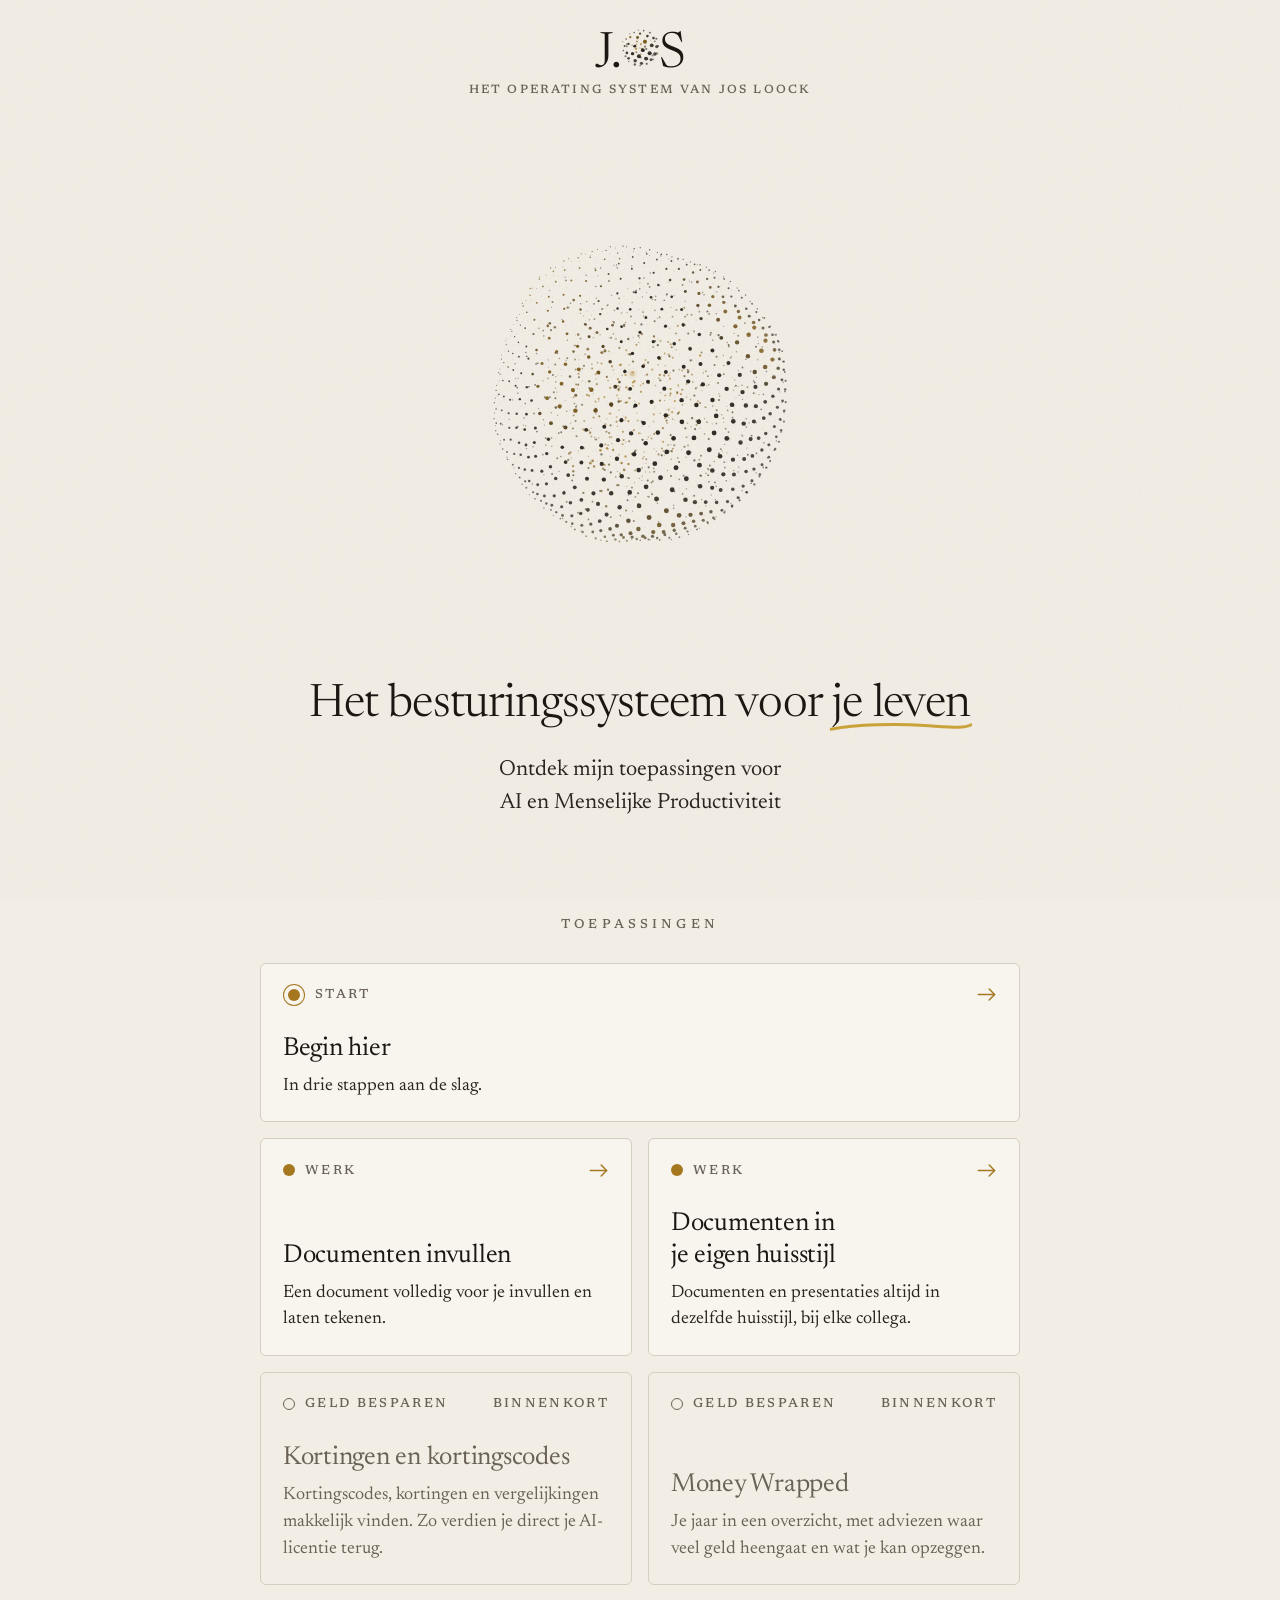
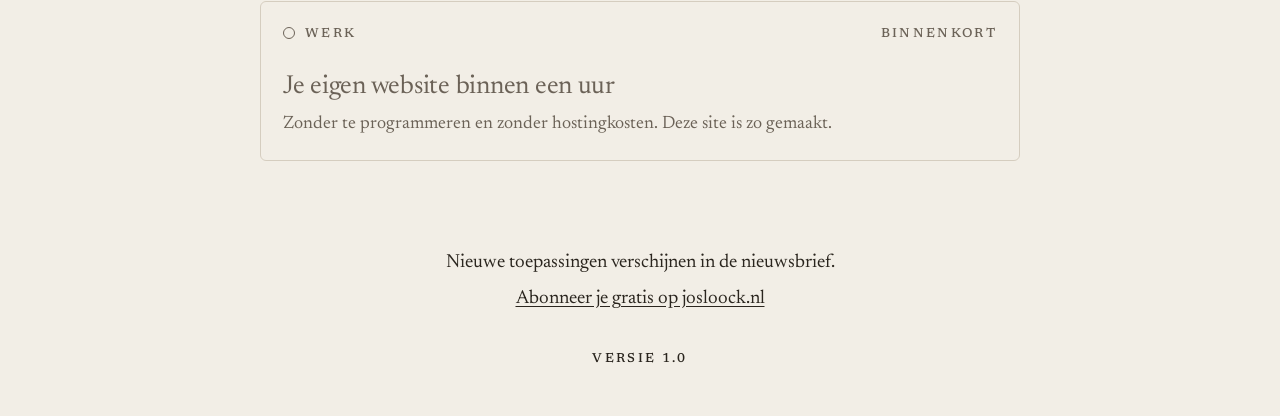
<file: index.html>
<!doctype html>
<html lang="nl" class="no-js">
<head>
<meta charset="utf-8">
<meta name="viewport" content="width=device-width, initial-scale=1">
<title>J.OS · Het besturingssysteem voor je leven</title>
<meta name="description" content="De toepassingen van Jos Loock voor AI en Menselijke Productiviteit.">
<meta name="robots" content="noindex, nofollow">
<meta name="theme-color" content="#F2EEE6">
<link rel="icon" href="assets/favicon.svg" type="image/svg+xml">
<link rel="apple-touch-icon" href="assets/apple-touch-icon.png">
<meta property="og:type" content="website">
<meta property="og:title" content="J.OS · Het besturingssysteem voor je leven">
<meta property="og:description" content="De toepassingen van Jos Loock voor AI en Menselijke Productiviteit.">
<meta property="og:image" content="https://os.josloock.nl/assets/og.png">
<meta name="twitter:card" content="summary_large_image">
<link rel="preload" href="assets/fonts/newsreader-latin-opsz-normal.woff2" as="font" type="font/woff2" crossorigin>
<link rel="stylesheet" href="assets/site.css">
</head>
<body>
<div class="page">

<header class="hero col">
<div class="topbar">
<h1 class="home-mark"><span class="mark" aria-hidden="true">J.<canvas data-orb="mini"></canvas>S</span><span class="sr">J.OS</span></h1>
<p class="caps byline">Het operating system van <a href="https://josloock.nl">Jos Loock</a></p>
</div>
<div class="stage" id="stage"><canvas aria-hidden="true"></canvas><a class="core-link" href="begin-hier/index.html" tabindex="-1" aria-hidden="true"></a></div>
<p class="tagline">Het besturings&shy;systeem voor <span class="u">je leven<svg viewBox="0 0 300 24" preserveAspectRatio="none" aria-hidden="true"><path pathLength="1" d="M4 15 C 60 7, 140 6, 200 9 S 280 14, 296 8"/></svg></span></p>
<p class="lede">Ontdek mijn toepassingen voor<br>AI en Menselijke Productiviteit</p>
</header>

<main class="col section" id="toepassingen">
<h2 class="caps caps-wide center">Toepassingen</h2>

<!-- Een toepassing toevoegen: kopieer een <li>. Met een link in de titel is hij live
     en krijgt hij een gouden punt; zonder link (en met class "soon") staat hij op
     "Binnenkort". Het woord linksboven is het thema. Live toepassingen krijgen als
     eerste een plek bij de bol. -->
<ul class="toc">

<li class="toc-item toc-start">
<div class="toc-top">
<span class="toc-theme"><span class="toc-dot" aria-hidden="true"></span><span class="caps">Start</span></span>
<span class="toc-go" aria-hidden="true"><svg viewBox="0 0 18 12"><path d="M1 6h15"/><path d="M11 1l5 5-5 5"/></svg></span>
</div>
<div class="toc-body">
<h3 class="toc-title"><a href="begin-hier/index.html">Begin hier</a></h3>
<p class="toc-desc">In drie stappen aan de slag.</p>
</div>
</li>

<li class="toc-item">
<div class="toc-top">
<span class="toc-theme"><span class="toc-dot" aria-hidden="true"></span><span class="caps">Werk</span></span>
<span class="toc-go" aria-hidden="true"><svg viewBox="0 0 18 12"><path d="M1 6h15"/><path d="M11 1l5 5-5 5"/></svg></span>
</div>
<div class="toc-body">
<h3 class="toc-title"><a href="documenten-invullen/index.html">Documenten invullen</a></h3>
<p class="toc-desc">Een document volledig voor je invullen en laten tekenen.</p>
</div>
</li>

<li class="toc-item">
<div class="toc-top">
<span class="toc-theme"><span class="toc-dot" aria-hidden="true"></span><span class="caps">Werk</span></span>
<span class="toc-go" aria-hidden="true"><svg viewBox="0 0 18 12"><path d="M1 6h15"/><path d="M11 1l5 5-5 5"/></svg></span>
</div>
<div class="toc-body">
<h3 class="toc-title"><a href="huisstijl/index.html">Documenten in je eigen huisstijl</a></h3>
<p class="toc-desc">Documenten en presentaties altijd in dezelfde huisstijl, bij elke collega.</p>
</div>
</li>

<li class="toc-item soon">
<div class="toc-top">
<span class="toc-theme"><span class="toc-dot" aria-hidden="true"></span><span class="caps">Geld besparen</span></span>
<span class="caps">Binnenkort</span>
</div>
<div class="toc-body">
<h3 class="toc-title"><span>Kortingen en kortingscodes</span></h3>
<p class="toc-desc">Kortingscodes, kortingen en vergelijkingen makkelijk vinden. Zo verdien je direct je AI-licentie terug.</p>
</div>
</li>

<li class="toc-item soon">
<div class="toc-top">
<span class="toc-theme"><span class="toc-dot" aria-hidden="true"></span><span class="caps">Geld besparen</span></span>
<span class="caps">Binnenkort</span>
</div>
<div class="toc-body">
<h3 class="toc-title"><span>Money Wrapped</span></h3>
<p class="toc-desc">Je jaar in een overzicht, met adviezen waar veel geld heengaat en wat je kan opzeggen.</p>
</div>
</li>

<li class="toc-item soon">
<div class="toc-top">
<span class="toc-theme"><span class="toc-dot" aria-hidden="true"></span><span class="caps">Werk</span></span>
<span class="caps">Binnenkort</span>
</div>
<div class="toc-body">
<h3 class="toc-title"><span>Je eigen website binnen een uur</span></h3>
<p class="toc-desc">Zonder te programmeren en zonder hostingkosten. Deze site is zo gemaakt.</p>
</div>
</li>

</ul>
</main>

<footer class="foot col">
<p>Nieuwe toepassingen verschijnen in de nieuwsbrief.</p>
<p><a class="foot-link" href="https://josloock.nl">Abonneer je gratis op josloock.nl</a></p>
<p class="caps">Versie 1.0</p>
</footer>

</div>
<script src="assets/os.js"></script>
</body>
</html>
</file>
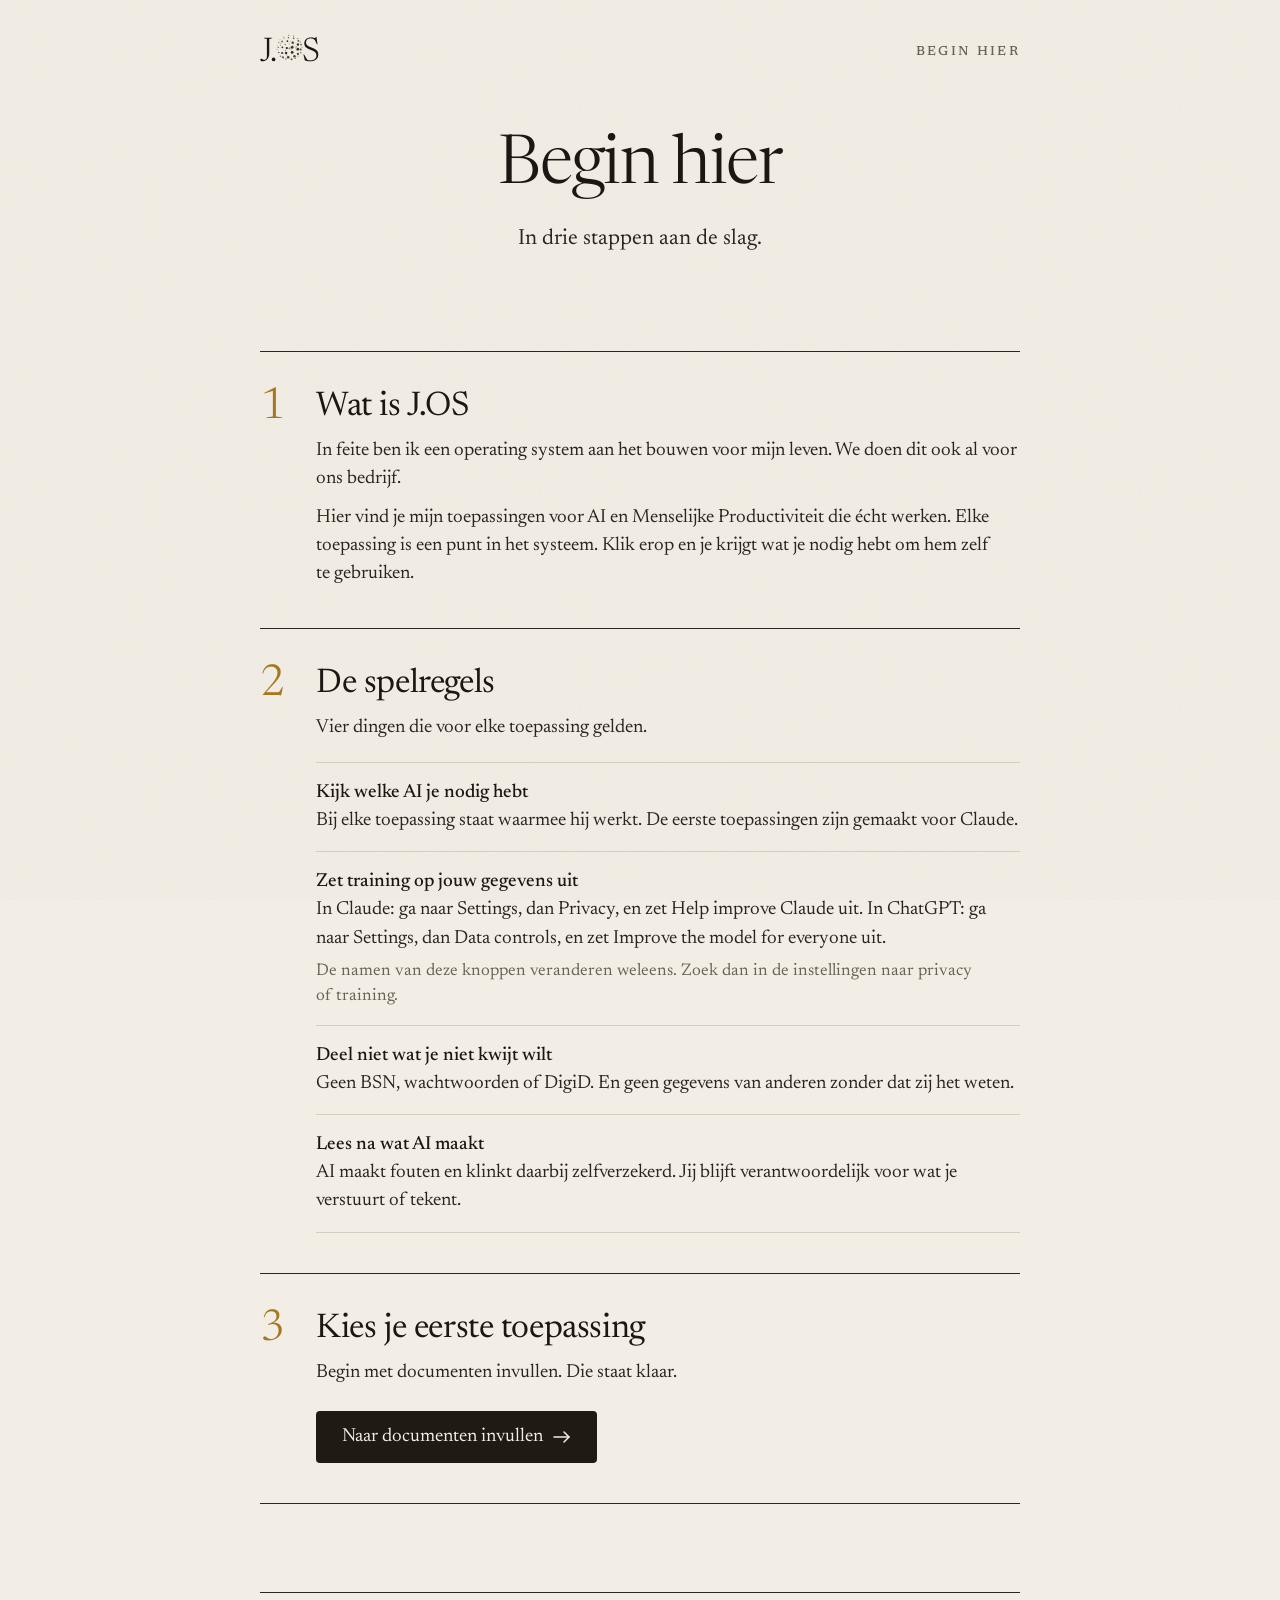
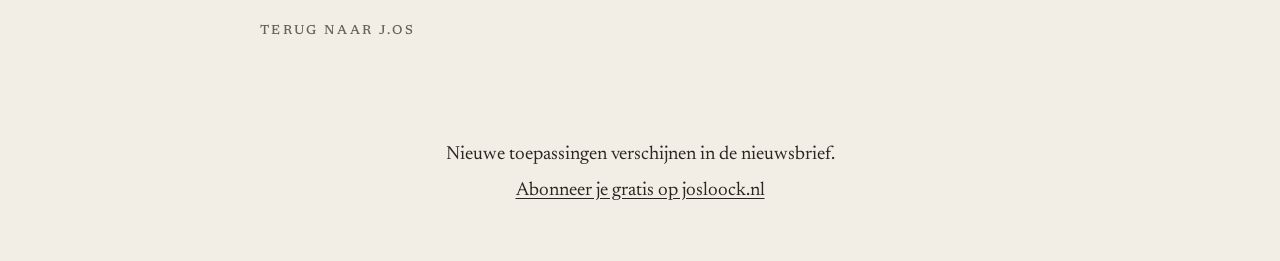
<file: begin-hier/index.html>
<!doctype html>
<html lang="nl" class="no-js">
<head>
<meta charset="utf-8">
<meta name="viewport" content="width=device-width, initial-scale=1">
<title>Begin hier · J.OS</title>
<meta name="description" content="In drie stappen aan de slag met J.OS.">
<meta name="robots" content="noindex, nofollow">
<meta name="theme-color" content="#F2EEE6">
<link rel="icon" href="../assets/favicon.svg" type="image/svg+xml">
<link rel="apple-touch-icon" href="../assets/apple-touch-icon.png">
<meta property="og:type" content="website">
<meta property="og:title" content="Begin hier · J.OS">
<meta property="og:description" content="In drie stappen aan de slag met J.OS.">
<meta property="og:image" content="https://os.josloock.nl/assets/og.png">
<meta name="twitter:card" content="summary_large_image">
<link rel="preload" href="../assets/fonts/newsreader-latin-opsz-normal.woff2" as="font" type="font/woff2" crossorigin>
<link rel="stylesheet" href="../assets/site.css">
<script>try{if(sessionStorage.getItem("jos-arrive")){sessionStorage.removeItem("jos-arrive");document.documentElement.classList.add("arrive")}}catch(e){}</script>
</head>
<body>
<div class="page">

<header class="col">
<div class="topbar">
<a class="home-link" href="../index.html" aria-label="J.OS, terug naar het begin"><span class="mark" aria-hidden="true">J.<canvas data-orb="mini"></canvas>S</span></a>
<p class="caps">Begin hier</p>
</div>

<div class="intro">
<h1>Begin hier</h1>
<p class="lede">In drie stappen aan de slag.</p>
</div>
</header>

<main class="col">

<section class="section" aria-label="Drie stappen">
<ol class="steps">

<li class="step" id="wat">
<span class="step-num" aria-hidden="true">1</span>
<div class="step-body">
<h3>Wat is J.OS</h3>
<p>In feite ben ik een operating system aan het bouwen voor mijn leven. We doen dit ook al voor ons bedrijf.</p>
<p>Hier vind je mijn toepassingen voor AI en Menselijke Productiviteit die écht werken. Elke toepassing is een punt in het systeem. Klik erop en je krijgt wat je nodig hebt om hem zelf te gebruiken.</p>
</div>
</li>

<li class="step" id="spelregels">
<span class="step-num" aria-hidden="true">2</span>
<div class="step-body">
<h3>De spelregels</h3>
<p>Vier dingen die voor elke toepassing gelden.</p>
<ul class="rules">
<li><strong>Kijk welke AI je nodig hebt</strong>Bij elke toepassing staat waarmee hij werkt. De eerste toepassingen zijn gemaakt voor Claude.</li>
<li><strong>Zet training op jouw gegevens uit</strong>In Claude: ga naar Settings, dan Privacy, en zet Help improve Claude uit. In ChatGPT: ga naar Settings, dan Data controls, en zet Improve the model for everyone uit.
<p class="hint">De namen van deze knoppen veranderen weleens. Zoek dan in de instellingen naar privacy of training.</p></li>
<li><strong>Deel niet wat je niet kwijt wilt</strong>Geen BSN, wachtwoorden of DigiD. En geen gegevens van anderen zonder dat zij het weten.</li>
<li><strong>Lees na wat AI maakt</strong>AI maakt fouten en klinkt daarbij zelfverzekerd. Jij blijft verantwoordelijk voor wat je verstuurt of tekent.</li>
</ul>
</div>
</li>

<li class="step" id="eerste">
<span class="step-num" aria-hidden="true">3</span>
<div class="step-body">
<h3>Kies je eerste toepassing</h3>
<p>Begin met documenten invullen. Die staat klaar.</p>
<a class="button" href="../documenten-invullen/index.html" data-dive>
Naar documenten invullen
<svg viewBox="0 0 18 12" aria-hidden="true"><path d="M1 6h15"/><path d="M11 1l5 5-5 5"/></svg>
</a>
</div>
</li>

</ol>
</section>

<nav class="pager" aria-label="Verder">
<a class="caps caps-link" href="../index.html">Terug naar J.OS</a>
</nav>

</main>

<footer class="foot col">
<p>Nieuwe toepassingen verschijnen in de nieuwsbrief.</p>
<p><a class="foot-link" href="https://josloock.nl">Abonneer je gratis op josloock.nl</a></p>
</footer>

</div>
<script src="../assets/os.js"></script>
</body>
</html>
</file>
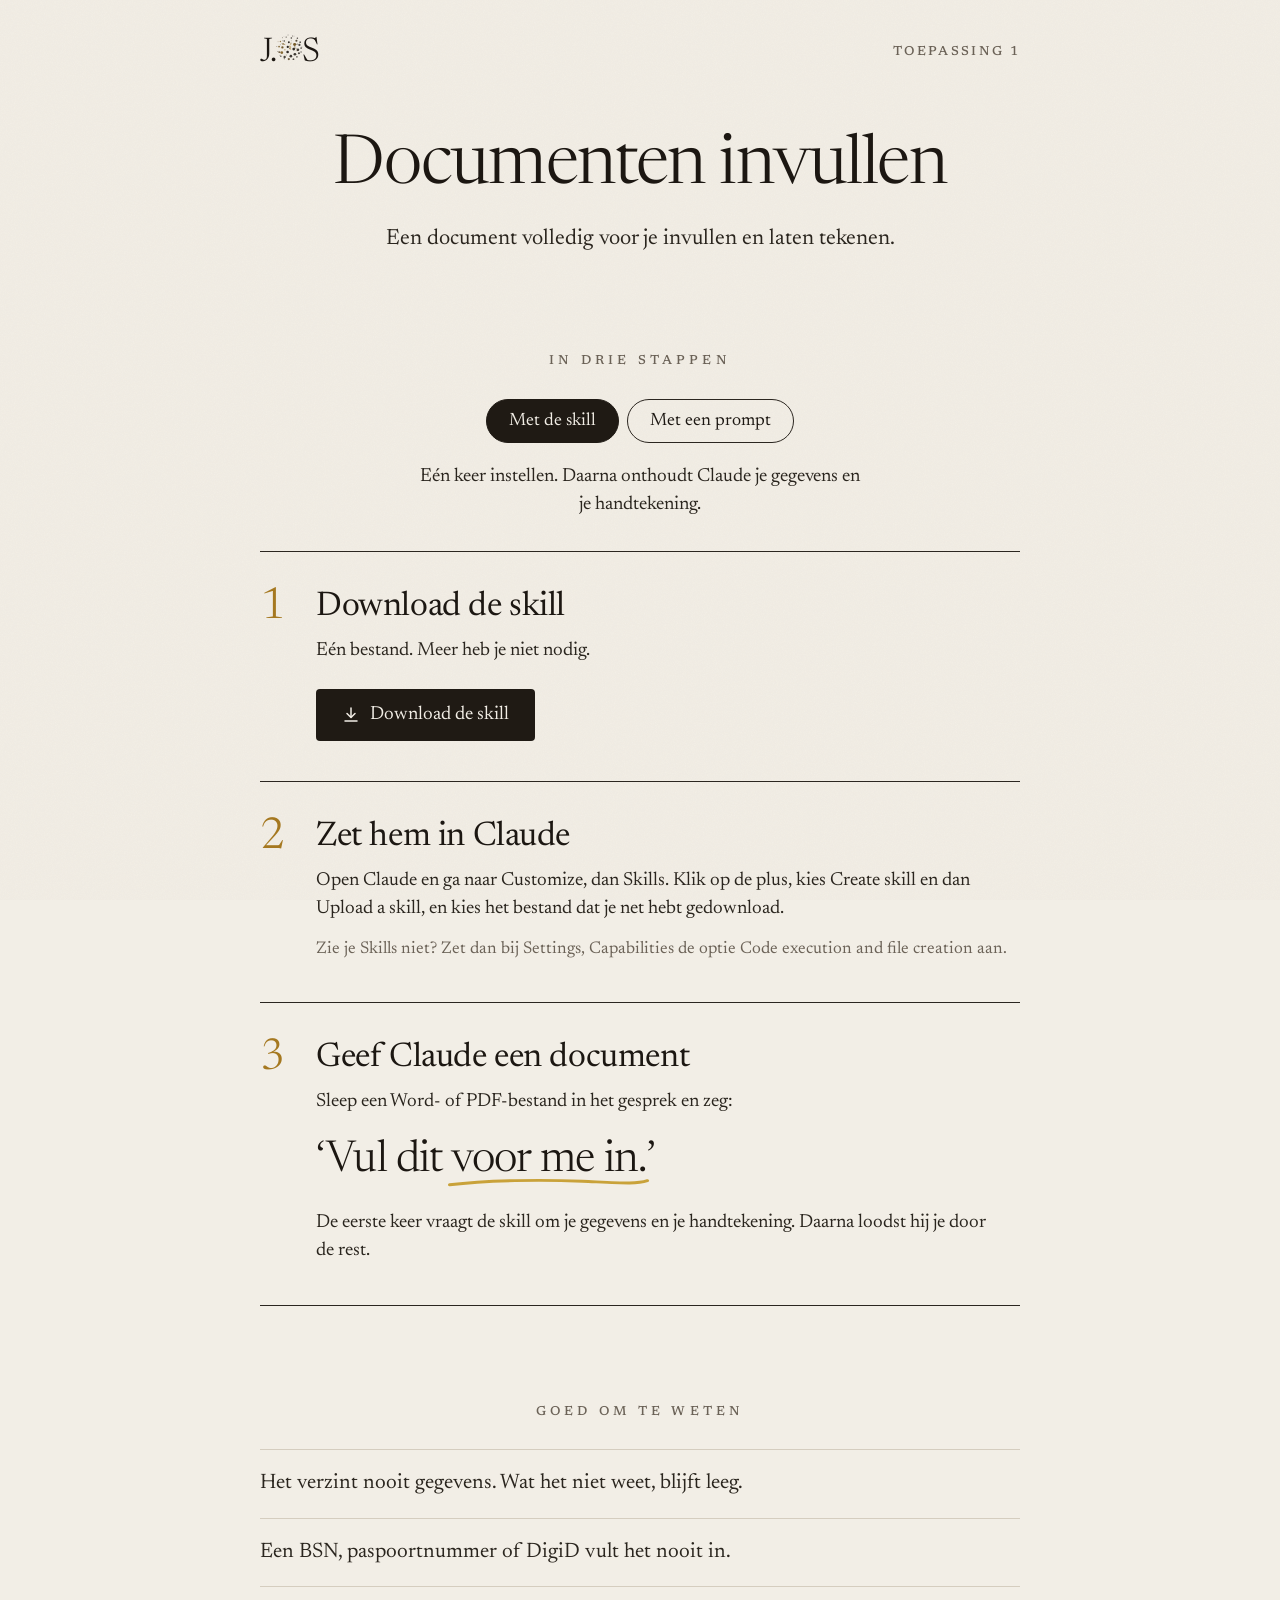
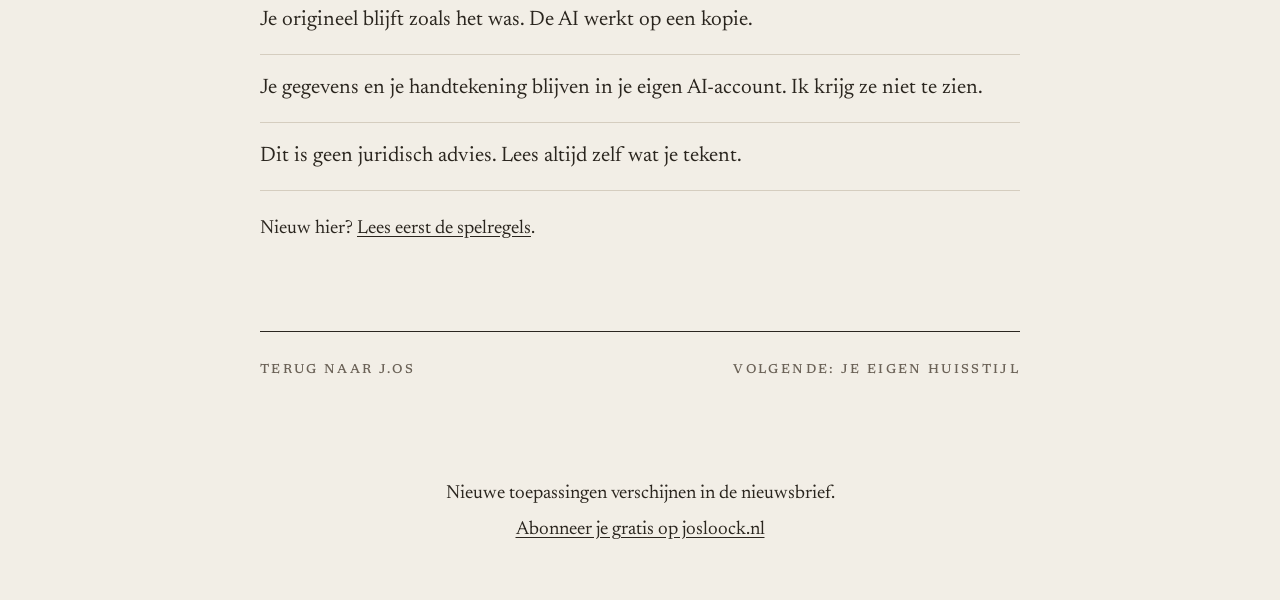
<file: documenten-invullen/index.html>
<!doctype html>
<html lang="nl" class="no-js">
<head>
<meta charset="utf-8">
<meta name="viewport" content="width=device-width, initial-scale=1">
<title>Documenten invullen · J.OS</title>
<meta name="description" content="Een document volledig voor je invullen en laten tekenen.">
<meta name="robots" content="noindex, nofollow">
<meta name="theme-color" content="#F2EEE6">
<link rel="icon" href="../assets/favicon.svg" type="image/svg+xml">
<link rel="apple-touch-icon" href="../assets/apple-touch-icon.png">
<meta property="og:type" content="website">
<meta property="og:title" content="Documenten invullen · J.OS">
<meta property="og:description" content="Een document volledig voor je invullen en laten tekenen.">
<meta property="og:image" content="https://os.josloock.nl/assets/og.png">
<meta name="twitter:card" content="summary_large_image">
<link rel="preload" href="../assets/fonts/newsreader-latin-opsz-normal.woff2" as="font" type="font/woff2" crossorigin>
<link rel="stylesheet" href="../assets/site.css">
<script>try{if(sessionStorage.getItem("jos-arrive")){sessionStorage.removeItem("jos-arrive");document.documentElement.classList.add("arrive")}}catch(e){}</script>
</head>
<body>
<div class="page">

<header class="col">
<div class="topbar">
<a class="home-link" href="../index.html" aria-label="J.OS, terug naar het begin"><span class="mark" aria-hidden="true">J.<canvas data-orb="mini"></canvas>S</span></a>
<p class="caps">Toepassing 1</p>
</div>

<div class="intro">
<h1>Documenten invullen</h1>
<p class="lede">Een document volledig voor je invullen en laten tekenen.</p>
</div>
</header>

<main class="col">

<!-- Demo: zet hier de video neer zodra die er is.
<section class="demo" aria-label="Demo">
<video src="demo.mp4" poster="demo.jpg" controls preload="none"></video>
</section>
-->

<section class="section" aria-labelledby="stappen">
<h2 class="caps caps-wide center" id="stappen">In drie stappen</h2>

<div class="routes" role="tablist" aria-label="Kies hoe je begint">
<button class="route" type="button" role="tab" id="tab-skill" aria-controls="route-skill" aria-selected="true">Met de skill</button>
<button class="route" type="button" role="tab" id="tab-prompt" aria-controls="route-prompt" aria-selected="false">Met een prompt</button>
</div>

<div id="route-skill" role="tabpanel" aria-labelledby="tab-skill">
<p class="route-lede">Eén keer instellen. Daarna onthoudt Claude je gegevens en je handtekening.</p>
<ol class="steps">

<li class="step">
<span class="step-num" aria-hidden="true">1</span>
<div class="step-body">
<h3>Download de skill</h3>
<p>Eén bestand. Meer heb je niet nodig.</p>
<a class="button" href="../downloads/documenten-invullen.zip" download>
<svg viewBox="0 0 18 18" aria-hidden="true"><path d="M9 2v9"/><path d="M5 7.5l4 4 4-4"/><path d="M3 15h12"/></svg>
Download de skill
</a>
</div>
</li>

<li class="step">
<span class="step-num" aria-hidden="true">2</span>
<div class="step-body">
<h3>Zet hem in Claude</h3>
<p>Open Claude en ga naar Customize, dan Skills. Klik op de plus, kies Create skill en dan Upload a skill, en kies het bestand dat je net hebt gedownload.</p>
<p class="hint">Zie je Skills niet? Zet dan bij Settings, Capabilities de optie Code execution and file creation aan.</p>
</div>
</li>

<li class="step">
<span class="step-num" aria-hidden="true">3</span>
<div class="step-body">
<h3>Geef Claude een document</h3>
<p>Sleep een Word- of PDF-bestand in het gesprek en zeg:</p>
<p class="say">&lsquo;Vul dit <span class="u">voor me in.<svg viewBox="0 0 300 24" preserveAspectRatio="none" aria-hidden="true"><path pathLength="1" d="M4 15 C 60 7, 140 6, 200 9 S 280 14, 296 8"/></svg></span>&rsquo;</p>
<p class="after">De eerste keer vraagt de skill om je gegevens en je handtekening. Daarna loodst hij je door de rest.</p>
</div>
</li>

</ol>
</div>

<div id="route-prompt" role="tabpanel" aria-labelledby="tab-prompt">
<p class="route-lede">Meteen proberen, zonder iets te installeren. Je vult je gegevens elke keer zelf in.</p>
<ol class="steps">

<li class="step">
<span class="step-num" aria-hidden="true">1</span>
<div class="step-body">
<h3>Kopieer de prompt</h3>
<p>Bewaar hem ergens waar je hem terugvindt, met je gegevens er al in.</p>
<button class="button" type="button" data-copy="#prompt">
<svg viewBox="0 0 18 18" aria-hidden="true"><rect x="6" y="6" width="9" height="10" rx="1.5"/><path d="M12 6V3.5A1.5 1.5 0 0 0 10.5 2h-6A1.5 1.5 0 0 0 3 3.5v8A1.5 1.5 0 0 0 4.5 13H6"/></svg>
<span>Kopieer de prompt</span>
</button>
<pre class="prompt" id="prompt" tabindex="0">Je gaat een document voor mij invullen en ondertekenen. Het document zit als bijlage bij dit bericht. Mijn handtekening zit er als afbeelding bij, als ik wil dat je tekent.

MIJN GEGEVENS
Vul in wat je kwijt wilt en laat de rest leeg.
Naam:
Adres:
Postcode en woonplaats:
E-mailadres:
Telefoon:
Plaats van ondertekening:
Bedrijfsnaam en KvK-nummer, alleen als ik namens een bedrijf teken:
Functie:

ZO WERK JE
1. Werk op een kopie. Laat mijn origineel zoals het is en behoud de opmaak.
2. Vul alleen in wat hierboven staat of wat ik in dit gesprek zeg. Verzin nooit gegevens. Wat je niet weet, blijft leeg.
3. Vul nooit een BSN, paspoortnummer of DigiD in.
4. Schrijf de datum van vandaag voluit, bijvoorbeeld 13 augustus 2026, tenzij het veld om een andere notatie vraagt.
5. Zet mijn handtekening op de handtekeninglijn, zonder dat hij over tekst valt. Heb ik geen handtekening meegestuurd, laat die plek dan leeg en zeg dat erbij.
6. Bekijk het resultaat zelf voordat je het teruggeeft. Staat alles op de juiste plek?
7. Geef het ingevulde document terug als bestand, in hetzelfde formaat.

Kun je het bestand niet zelf bewerken? Zeg dat dan eerlijk en geef me per veld wat ik moet invullen.

SLUIT AF MET DIT RAPPORT
Ingevuld: in één zin wat je hebt ingevuld en of de handtekening staat.
Nog invullen door jou: elk veld dat leeg bleef, met de pagina en de reden.
Let op in dit document: drie tot vijf punten die financieel of juridisch het zwaarst wegen, met de vindplaats erbij. Denk aan looptijd en stilzwijgende verlenging, opzegtermijn, aansprakelijkheid, boetes, eenzijdige wijzigingen en bijlagen die ontbreken. Dit is geen juridisch advies.</pre>
</div>
</li>

<li class="step">
<span class="step-num" aria-hidden="true">2</span>
<div class="step-body">
<h3>Plak hem in je AI</h3>
<p>Open Claude of ChatGPT, plak de prompt en vul bovenaan je gegevens in.</p>
</div>
</li>

<li class="step">
<span class="step-num" aria-hidden="true">3</span>
<div class="step-body">
<h3>Voeg je document toe</h3>
<p>Sleep het Word- of PDF-bestand erbij, en een foto van je handtekening als je wilt dat hij tekent. Verstuur.</p>
</div>
</li>

</ol>
</div>
</section>

<section class="section" aria-labelledby="weten">
<h2 class="caps caps-wide center" id="weten">Goed om te weten</h2>
<ul class="notes">
<li>Het verzint nooit gegevens. Wat het niet weet, blijft leeg.</li>
<li>Een BSN, paspoortnummer of DigiD vult het nooit in.</li>
<li>Je origineel blijft zoals het was. De AI werkt op een kopie.</li>
<li>Je gegevens en je handtekening blijven in je eigen AI-account. Ik krijg ze niet te zien.</li>
<li>Dit is geen juridisch advies. Lees altijd zelf wat je tekent.</li>
</ul>
<p class="aside">Nieuw hier? <a href="../begin-hier/index.html#spelregels">Lees eerst de spelregels</a>.</p>
</section>

<nav class="pager" aria-label="Verder">
<a class="caps caps-link" href="../index.html">Terug naar J.OS</a>
<a class="caps caps-link" href="../huisstijl/index.html">Volgende: je eigen huisstijl</a>
</nav>

</main>

<footer class="foot col">
<p>Nieuwe toepassingen verschijnen in de nieuwsbrief.</p>
<p><a class="foot-link" href="https://josloock.nl">Abonneer je gratis op josloock.nl</a></p>
</footer>

</div>
<script src="../assets/os.js"></script>
</body>
</html>
</file>
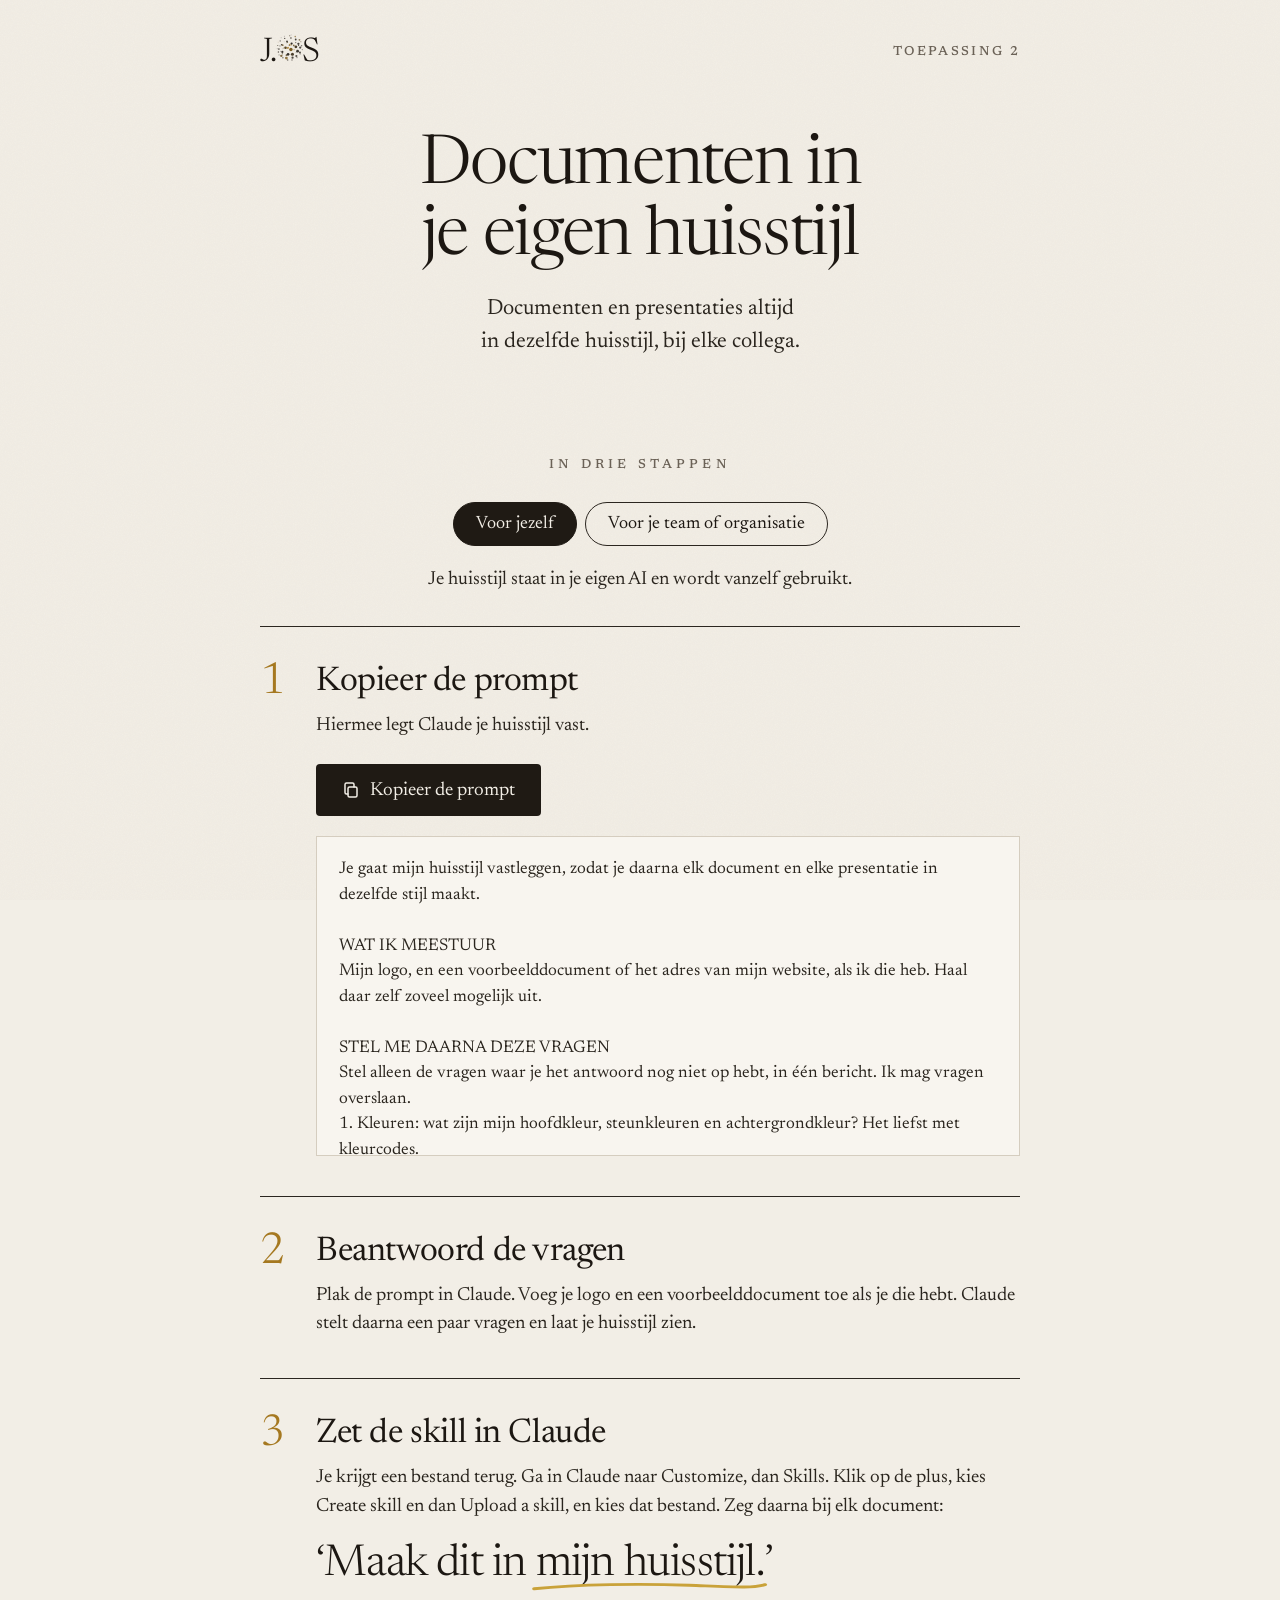
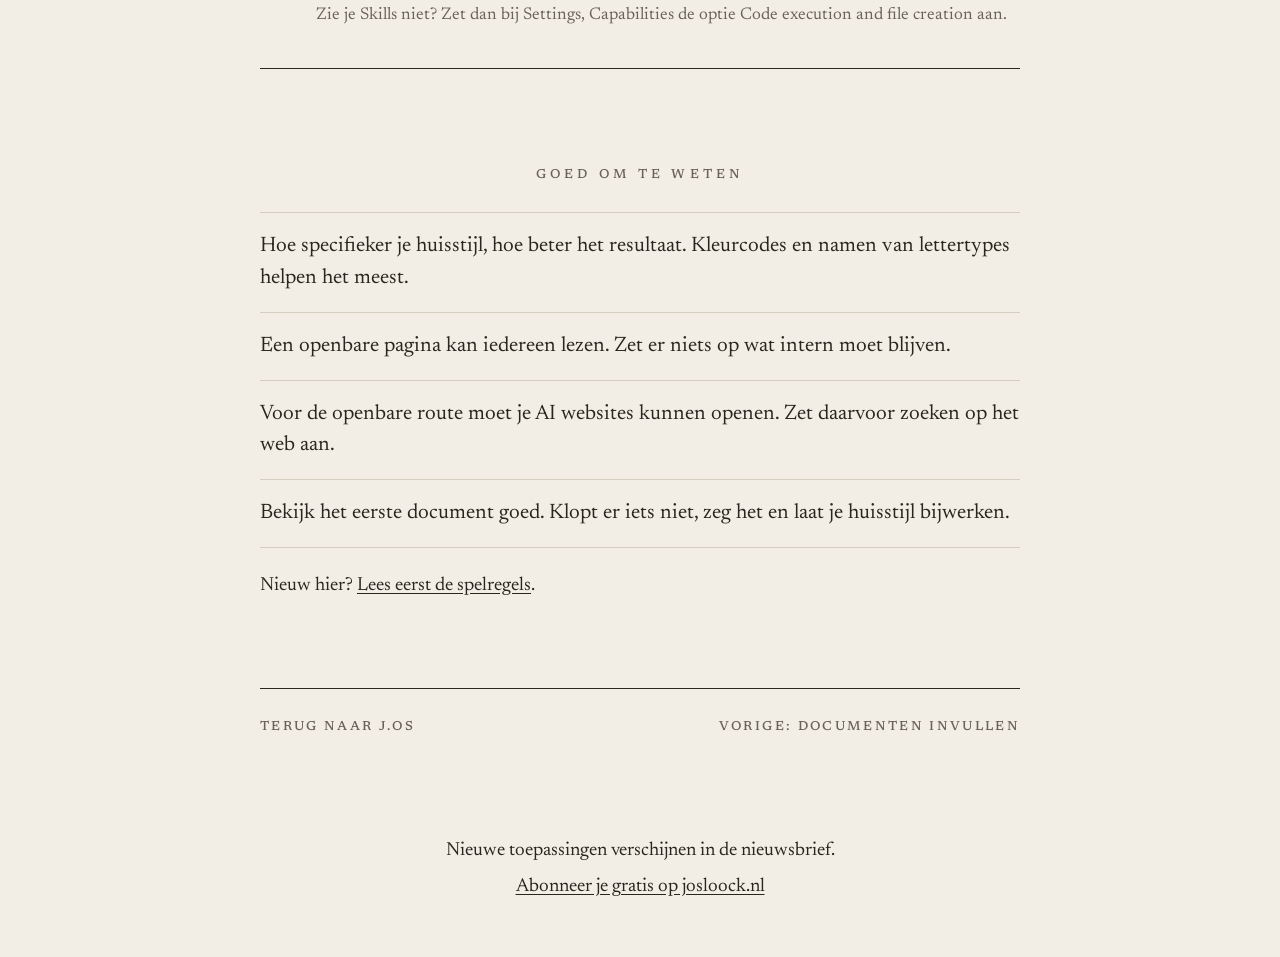
<file: huisstijl/index.html>
<!doctype html>
<html lang="nl" class="no-js">
<head>
<meta charset="utf-8">
<meta name="viewport" content="width=device-width, initial-scale=1">
<title>Documenten in je eigen huisstijl · J.OS</title>
<meta name="description" content="Documenten en presentaties altijd in dezelfde huisstijl, bij elke collega.">
<meta name="robots" content="noindex, nofollow">
<meta name="theme-color" content="#F2EEE6">
<link rel="icon" href="../assets/favicon.svg" type="image/svg+xml">
<link rel="apple-touch-icon" href="../assets/apple-touch-icon.png">
<meta property="og:type" content="website">
<meta property="og:title" content="Documenten in je eigen huisstijl · J.OS">
<meta property="og:description" content="Documenten en presentaties altijd in dezelfde huisstijl, bij elke collega.">
<meta property="og:image" content="https://os.josloock.nl/assets/og.png">
<meta name="twitter:card" content="summary_large_image">
<link rel="preload" href="../assets/fonts/newsreader-latin-opsz-normal.woff2" as="font" type="font/woff2" crossorigin>
<link rel="stylesheet" href="../assets/site.css">
<script>try{if(sessionStorage.getItem("jos-arrive")){sessionStorage.removeItem("jos-arrive");document.documentElement.classList.add("arrive")}}catch(e){}</script>
</head>
<body>
<div class="page">

<header class="col">
<div class="topbar">
<a class="home-link" href="../index.html" aria-label="J.OS, terug naar het begin"><span class="mark" aria-hidden="true">J.<canvas data-orb="mini"></canvas>S</span></a>
<p class="caps">Toepassing 2</p>
</div>

<div class="intro">
<h1>Documenten in je eigen huisstijl</h1>
<p class="lede">Documenten en presentaties altijd in dezelfde huisstijl, bij elke collega.</p>
</div>
</header>

<main class="col">

<!-- Demo: zet hier de video neer zodra die er is.
<section class="demo" aria-label="Demo">
<video src="demo.mp4" poster="demo.jpg" controls preload="none"></video>
</section>
-->

<section class="section" aria-labelledby="stappen">
<h2 class="caps caps-wide center" id="stappen">In drie stappen</h2>

<div class="routes" role="tablist" aria-label="Kies voor wie de huisstijl is">
<button class="route" type="button" role="tab" id="tab-ai" aria-controls="route-ai" aria-selected="true">Voor jezelf</button>
<button class="route" type="button" role="tab" id="tab-online" aria-controls="route-online" aria-selected="false">Voor je team of organisatie</button>
</div>

<div id="route-ai" role="tabpanel" aria-labelledby="tab-ai">
<p class="route-lede">Je huisstijl staat in je eigen AI en wordt vanzelf gebruikt.</p>
<ol class="steps">

<li class="step">
<span class="step-num" aria-hidden="true">1</span>
<div class="step-body">
<h3>Kopieer de prompt</h3>
<p>Hiermee legt Claude je huisstijl vast.</p>
<button class="button" type="button" data-copy="#prompt-ai">
<svg viewBox="0 0 18 18" aria-hidden="true"><rect x="6" y="6" width="9" height="10" rx="1.5"/><path d="M12 6V3.5A1.5 1.5 0 0 0 10.5 2h-6A1.5 1.5 0 0 0 3 3.5v8A1.5 1.5 0 0 0 4.5 13H6"/></svg>
<span>Kopieer de prompt</span>
</button>
<pre class="prompt" id="prompt-ai" tabindex="0">Je gaat mijn huisstijl vastleggen, zodat je daarna elk document en elke presentatie in dezelfde stijl maakt.

WAT IK MEESTUUR
Mijn logo, en een voorbeelddocument of het adres van mijn website, als ik die heb. Haal daar zelf zoveel mogelijk uit.

STEL ME DAARNA DEZE VRAGEN
Stel alleen de vragen waar je het antwoord nog niet op hebt, in één bericht. Ik mag vragen overslaan.
1. Kleuren: wat zijn mijn hoofdkleur, steunkleuren en achtergrondkleur? Het liefst met kleurcodes.
2. Lettertypes: welke gebruik ik voor koppen en welke voor lopende tekst, en in welke diktes?
3. Logo: welke versies zijn er, en waar staat het logo in een document?
4. Opmaak: waar let ik op bij marges, koppen, tabellen, voettekst en paginanummers?
5. Toon: hoe schrijf ik? Je of u, kort of uitgebreid, en welke woorden gebruik ik wel of juist nooit?
6. Presentaties: hoe zien een titeldia en een gewone dia eruit?

MAAK DAARNA
1. Een huisstijlkaart: één overzicht met alle keuzes, met kleurcodes en lettertypes exact genoteerd. Laat hem aan mij zien en vraag of hij klopt.
2. Na mijn akkoord een skill met de naam "huisstijl" die ik in Claude kan uploaden. Zet de huisstijlkaart erin, en mijn logo als ik dat heb meegestuurd. Het bestand SKILL.md begint met de naam en een beschrijving. Zet in die beschrijving dat de skill gebruikt wordt bij elk document, elke presentatie en elke afbeelding die ik laat maken, en bij de zin "in mijn huisstijl". Geef me de skill als zip-bestand met de map "huisstijl" erin.
3. Een proefdocument van één pagina in mijn huisstijl, zodat ik kan zien of het klopt.

Kun je geen bestand maken? Geef me dan de huisstijlkaart als tekst en zeg dat ik hem in de vaste instructies van een project kan zetten.

Verzin geen kleuren of lettertypes. Weet je iets niet, vraag het dan of laat het open en zeg dat erbij.</pre>
</div>
</li>

<li class="step">
<span class="step-num" aria-hidden="true">2</span>
<div class="step-body">
<h3>Beantwoord de vragen</h3>
<p>Plak de prompt in Claude. Voeg je logo en een voorbeelddocument toe als je die hebt. Claude stelt daarna een paar vragen en laat je huisstijl zien.</p>
</div>
</li>

<li class="step">
<span class="step-num" aria-hidden="true">3</span>
<div class="step-body">
<h3>Zet de skill in Claude</h3>
<p>Je krijgt een bestand terug. Ga in Claude naar Customize, dan Skills. Klik op de plus, kies Create skill en dan Upload a skill, en kies dat bestand. Zeg daarna bij elk document:</p>
<p class="say">&lsquo;Maak dit in <span class="u">mijn huisstijl.<svg viewBox="0 0 300 24" preserveAspectRatio="none" aria-hidden="true"><path pathLength="1" d="M4 15 C 60 7, 140 6, 200 9 S 280 14, 296 8"/></svg></span>&rsquo;</p>
<p class="hint">Zie je Skills niet? Zet dan bij Settings, Capabilities de optie Code execution and file creation aan.</p>
</div>
</li>

</ol>
</div>

<div id="route-online" role="tabpanel" aria-labelledby="tab-online">
<p class="route-lede">Eén pagina op je website waar iedereen dezelfde huisstijl vandaan haalt, ook elke AI.</p>
<ol class="steps">

<li class="step">
<span class="step-num" aria-hidden="true">1</span>
<div class="step-body">
<h3>Kopieer de prompt</h3>
<p>Hiermee maakt Claude je huisstijlpagina als één bestand.</p>
<button class="button" type="button" data-copy="#prompt-online">
<svg viewBox="0 0 18 18" aria-hidden="true"><rect x="6" y="6" width="9" height="10" rx="1.5"/><path d="M12 6V3.5A1.5 1.5 0 0 0 10.5 2h-6A1.5 1.5 0 0 0 3 3.5v8A1.5 1.5 0 0 0 4.5 13H6"/></svg>
<span>Kopieer de prompt</span>
</button>
<pre class="prompt" id="prompt-online" tabindex="0">Je gaat een huisstijlpagina voor mij maken: één webpagina die ik op mijn website zet, zodat collega's en elke AI daar dezelfde huisstijl vandaan halen.

WAT IK MEESTUUR
Mijn logo's, en een voorbeelddocument of het adres van mijn website, als ik die heb. Haal daar zelf zoveel mogelijk uit.

STEL ME DAARNA DEZE VRAGEN
Stel alleen de vragen waar je het antwoord nog niet op hebt, in één bericht. Ik mag vragen overslaan.
1. Logo's: welke versies zijn er, in welk bestandstype en op welke achtergrond horen ze?
2. Kleuren: welke kleuren horen bij de huisstijl, met naam en kleurcode?
3. Lettertypes: welke gebruik ik, in welke diktes, en waarvoor?
4. Opmaak: zijn er vaste regels voor documenten en presentaties?
5. Toon: hoe schrijven wij?

MAAK DAARNA
1. Eén los HTML-bestand met de naam huisstijl.html, zonder losse bestanden eromheen. Bovenaan staan snelle links naar de onderdelen. Daaronder: de logo's met bestandstype en achtergrond, het kleurenpalet met per kleur een vlak, de naam en de kleurcode, en de lettertypes met hun diktes en een voorbeeldzin. Voeg opmaakregels en toon toe als ik die heb gegeven.
2. Schrijf alles uit als gewone tekst op de pagina, zodat een AI het kan lezen. Kleurcodes en namen van lettertypes staan er dus als tekst, niet alleen in een plaatje.
3. Maak de pagina zelf in mijn huisstijl.
4. Zet er niets op wat intern moet blijven. Twijfel je, vraag het me dan.

Geef me het bestand als download en vertel in twee zinnen hoe ik het op mijn website zet.

Verzin geen kleuren of lettertypes. Weet je iets niet, vraag het dan of laat het open en zeg dat erbij.</pre>
</div>
</li>

<li class="step">
<span class="step-num" aria-hidden="true">2</span>
<div class="step-body">
<h3>Zet de pagina online</h3>
<p>Zet het bestand op je website, bijvoorbeeld op jouwbedrijf.nl/huisstijl. Vraag het je websitebeheerder als je dat niet zelf doet.</p>
<p>Zo ziet die van ons eruit: <a href="https://procesbouwers.nl/huisstijl/">procesbouwers.nl/huisstijl</a></p>
</div>
</li>

<li class="step">
<span class="step-num" aria-hidden="true">3</span>
<div class="step-body">
<h3>Verwijs ernaar</h3>
<p>Geef het adres mee bij elke opdracht:</p>
<p class="say">&lsquo;Maak dit in de huisstijl van jouwbedrijf.nl/huisstijl.&rsquo;</p>
<p class="after">Zet deze zin in de vaste instructies van je AI of je team. Dan hoeft niemand hem nog te typen.</p>
</div>
</li>

</ol>
</div>
</section>

<section class="section" aria-labelledby="weten">
<h2 class="caps caps-wide center" id="weten">Goed om te weten</h2>
<ul class="notes">
<li>Hoe specifieker je huisstijl, hoe beter het resultaat. Kleurcodes en namen van lettertypes helpen het meest.</li>
<li>Een openbare pagina kan iedereen lezen. Zet er niets op wat intern moet blijven.</li>
<li>Voor de openbare route moet je AI websites kunnen openen. Zet daarvoor zoeken op het web aan.</li>
<li>Bekijk het eerste document goed. Klopt er iets niet, zeg het en laat je huisstijl bijwerken.</li>
</ul>
<p class="aside">Nieuw hier? <a href="../begin-hier/index.html#spelregels">Lees eerst de spelregels</a>.</p>
</section>

<nav class="pager" aria-label="Verder">
<a class="caps caps-link" href="../index.html">Terug naar J.OS</a>
<a class="caps caps-link" href="../documenten-invullen/index.html">Vorige: documenten invullen</a>
</nav>

</main>

<footer class="foot col">
<p>Nieuwe toepassingen verschijnen in de nieuwsbrief.</p>
<p><a class="foot-link" href="https://josloock.nl">Abonneer je gratis op josloock.nl</a></p>
</footer>

</div>
<script src="../assets/os.js"></script>
</body>
</html>
</file>
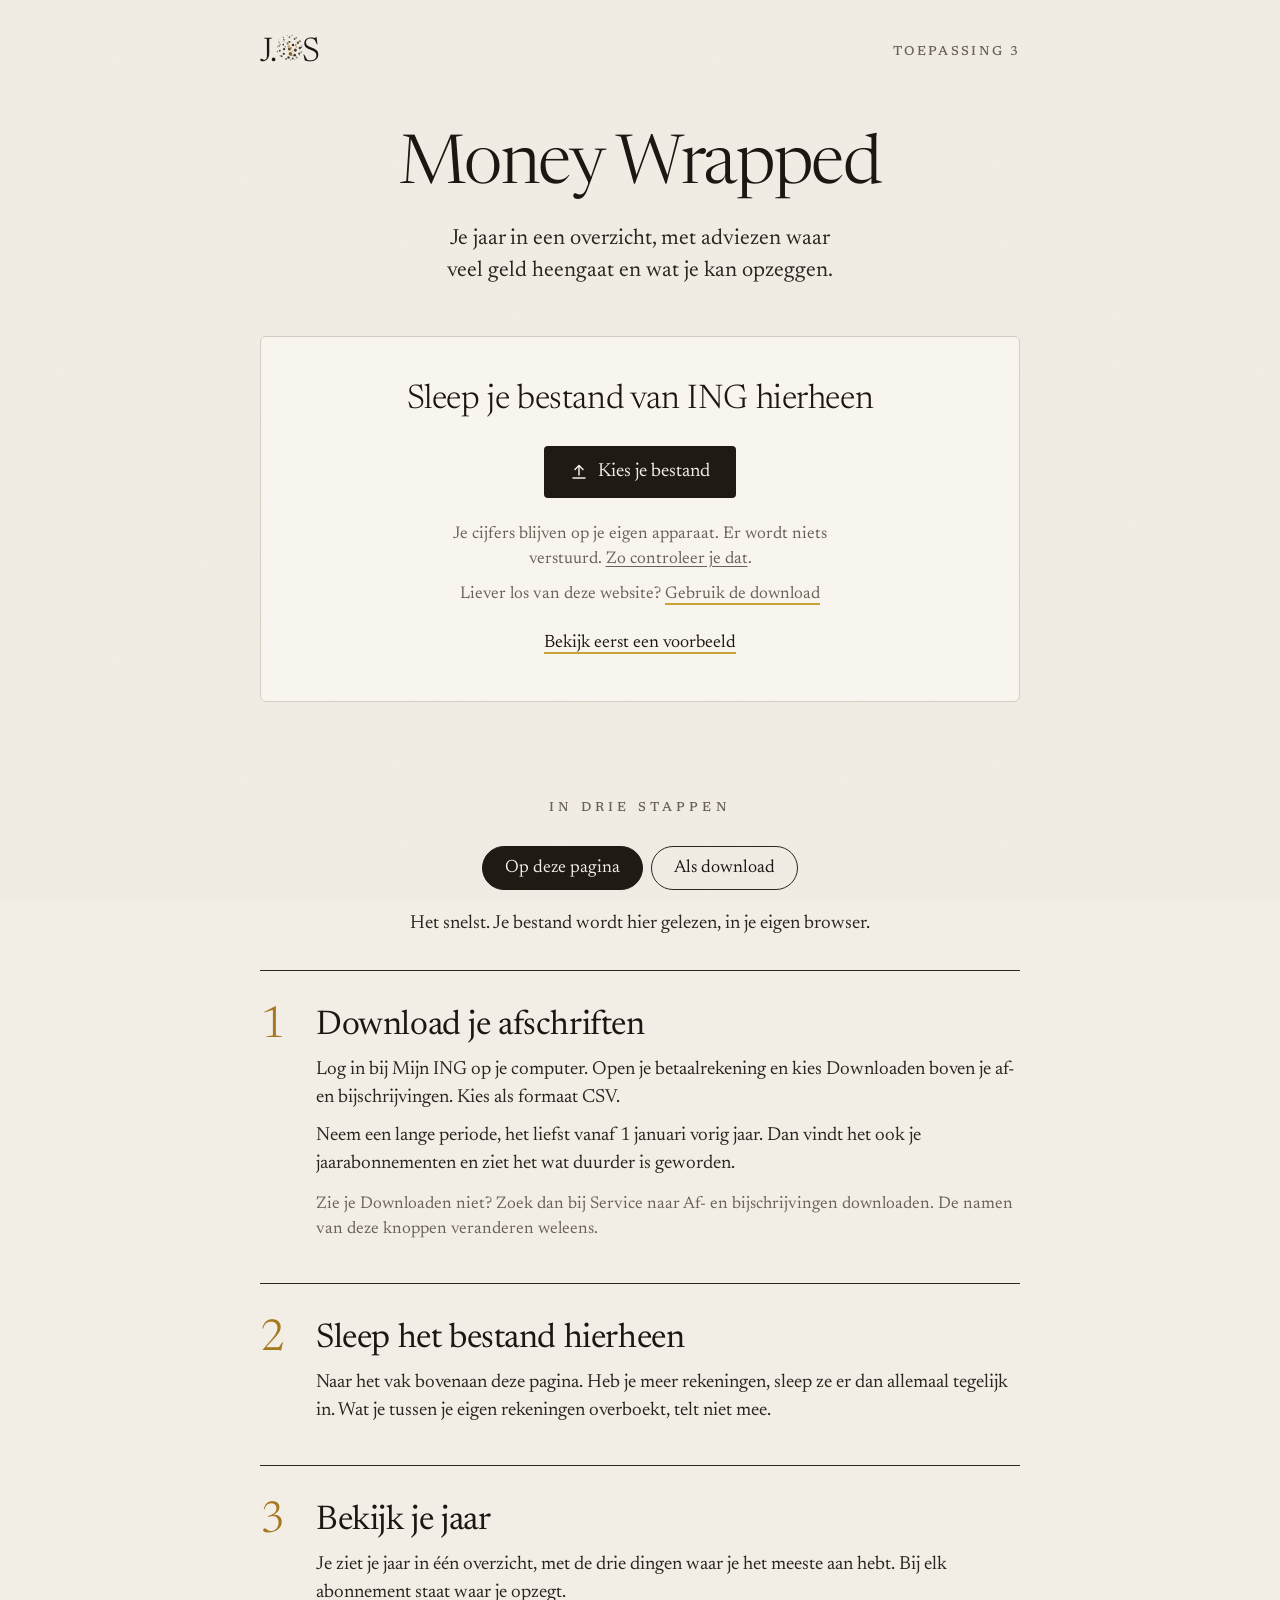
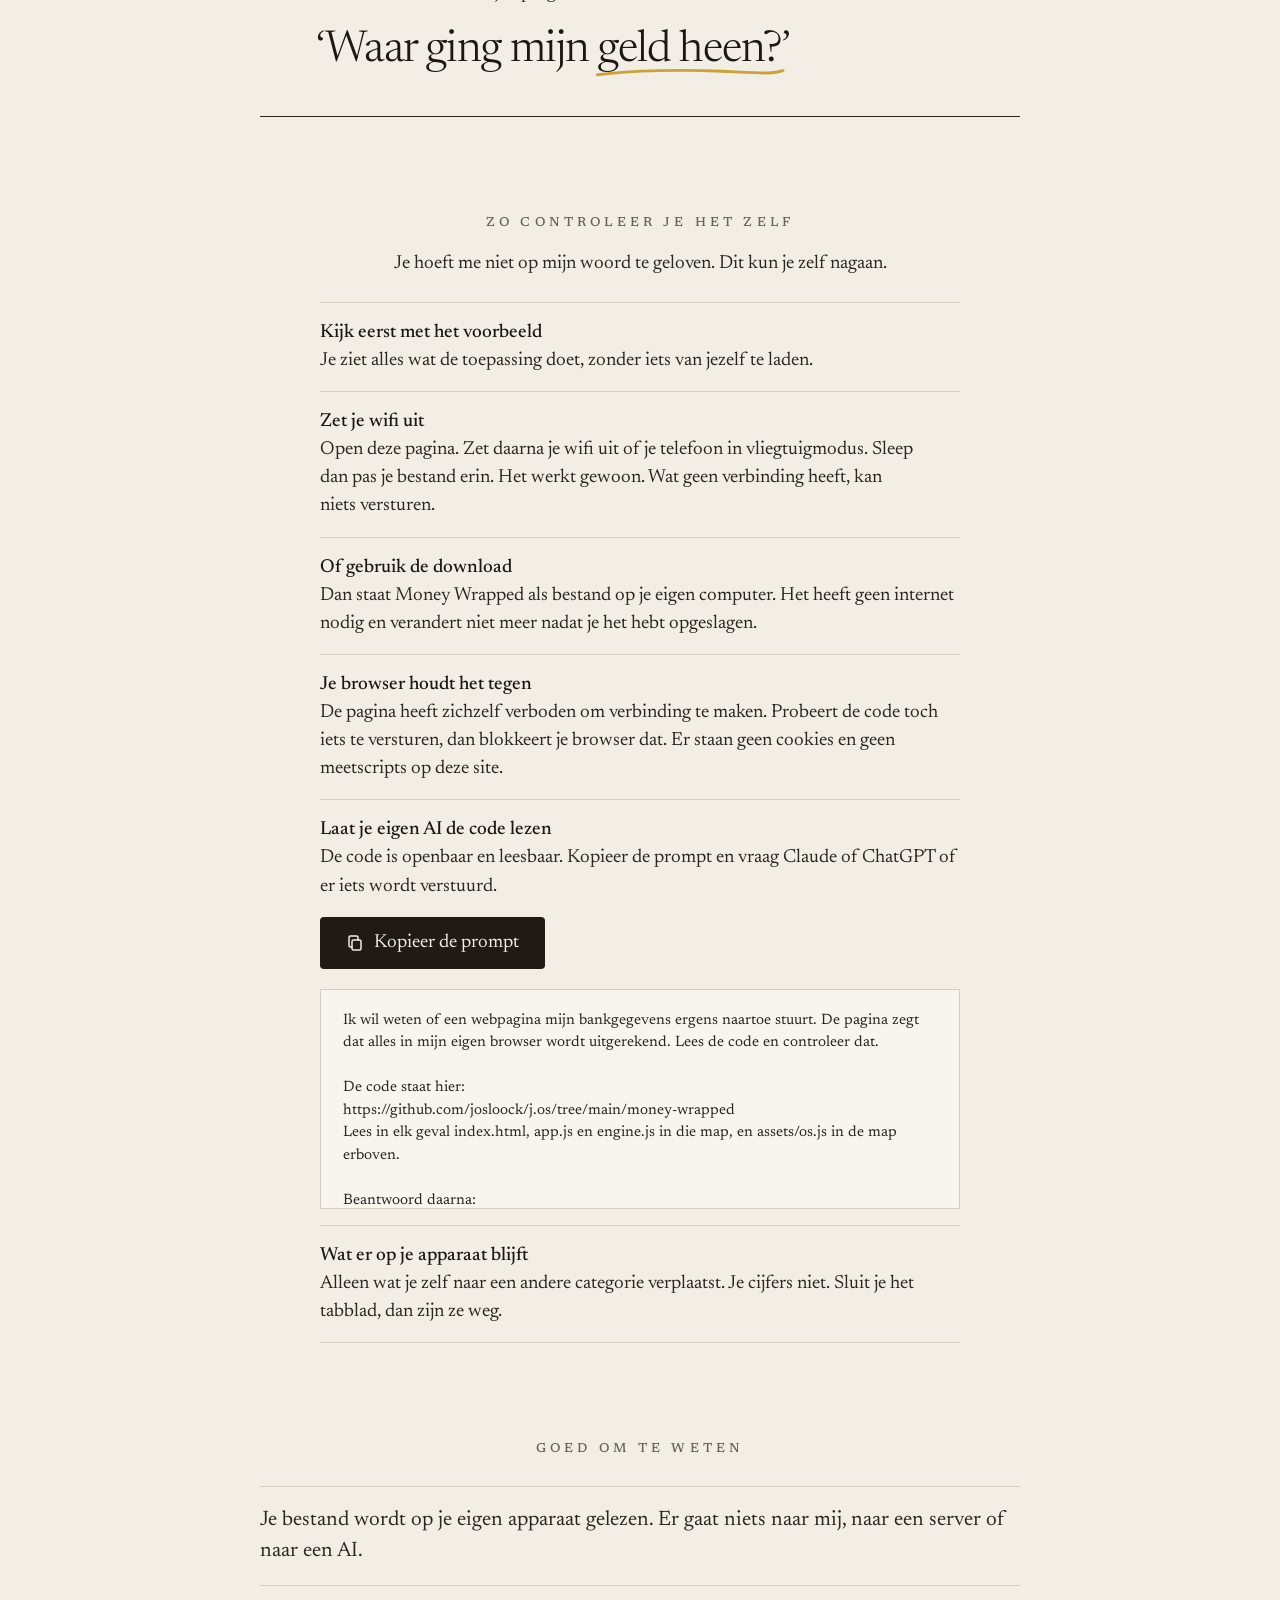
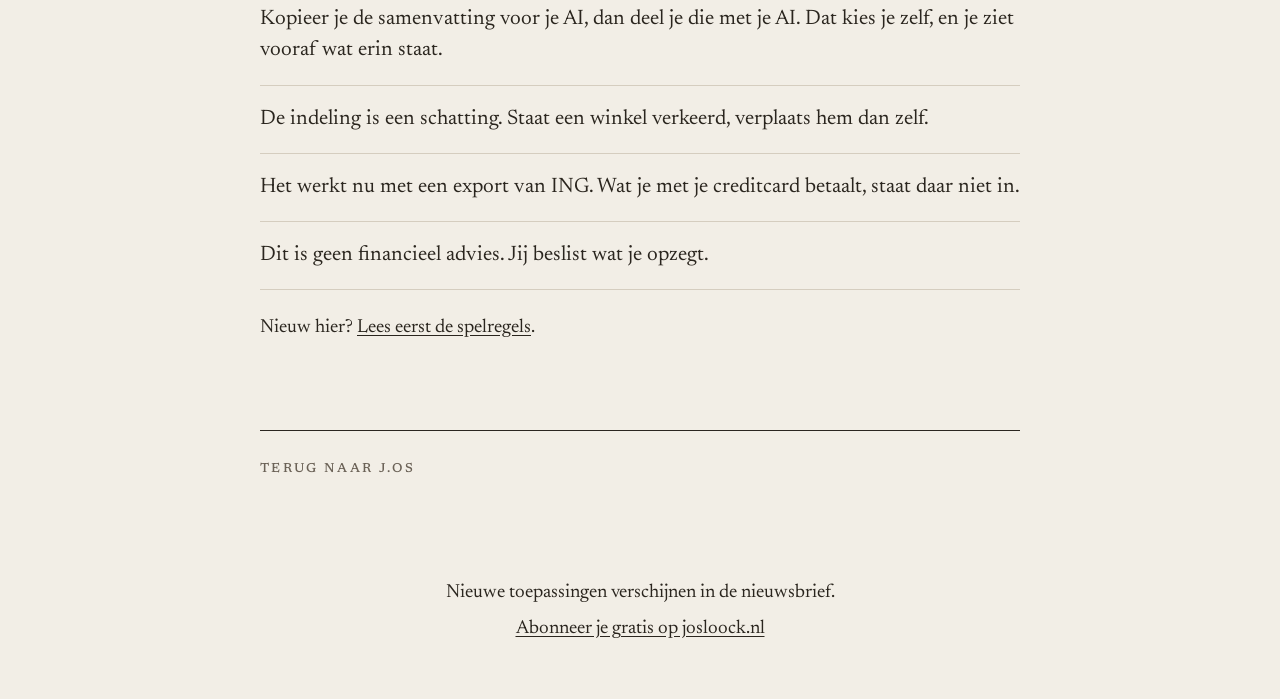
<file: money-wrapped/index.html>
<!doctype html>
<html lang="nl" class="no-js">
<head>
<meta charset="utf-8">
<meta name="viewport" content="width=device-width, initial-scale=1">
<!-- Deze pagina mag geen verbinding maken met buiten. Zo kunnen je cijfers je apparaat niet verlaten. -->
<meta http-equiv="Content-Security-Policy" content="default-src 'self'; script-src 'self' 'sha256-Hm3FJEwc2Rhxulan/l3LtSl9d7r3XywYLcRFDSo23Rw='; style-src 'self' 'unsafe-inline'; img-src 'self' data:; font-src 'self'; connect-src 'none'; form-action 'none'; base-uri 'none'; object-src 'none'">
<title>Money Wrapped · J.OS</title>
<meta name="description" content="Je jaar in een overzicht, met adviezen waar veel geld heengaat en wat je kan opzeggen.">
<meta name="robots" content="noindex, nofollow">
<meta name="referrer" content="no-referrer">
<meta name="theme-color" content="#F2EEE6">
<link rel="icon" href="../assets/favicon.svg" type="image/svg+xml">
<link rel="apple-touch-icon" href="../assets/apple-touch-icon.png">
<meta property="og:type" content="website">
<meta property="og:title" content="Money Wrapped · J.OS">
<meta property="og:description" content="Je jaar in een overzicht, met adviezen waar veel geld heengaat en wat je kan opzeggen.">
<meta property="og:image" content="https://os.josloock.nl/assets/og.png">
<meta name="twitter:card" content="summary_large_image">
<link rel="preload" href="../assets/fonts/newsreader-latin-opsz-normal.woff2" as="font" type="font/woff2" crossorigin>
<link rel="stylesheet" href="../assets/site.css">
<link rel="stylesheet" href="wrapped.css">
<script>try{if(sessionStorage.getItem("jos-arrive")){sessionStorage.removeItem("jos-arrive");document.documentElement.classList.add("arrive")}}catch(e){}</script>
</head>
<body>
<div class="page">

<header class="col">
<div class="topbar">
<a class="home-link" href="../index.html" aria-label="J.OS, terug naar het begin"><span class="mark" aria-hidden="true">J.<canvas data-orb="mini"></canvas>S</span></a>
<p class="caps">Toepassing 3</p>
</div>

<div class="intro">
<h1>Money Wrapped</h1>
<p class="lede">Je jaar in een overzicht, met adviezen waar veel geld heengaat en wat je kan opzeggen.</p>
</div>
</header>

<main class="col">

<!-- Begin: hier laad je je bestand. Verdwijnt zodra er cijfers zijn. -->
<section class="mw-start" id="start" aria-label="Laad je bestand">
<div class="mw-drop" id="drop">
<p class="mw-drop-title">Sleep je bestand van ING hierheen</p>
<label class="button" for="bestand">
<svg viewBox="0 0 18 18" aria-hidden="true"><path d="M9 12V3"/><path d="M5 6.5l4-4 4 4"/><path d="M3 15h12"/></svg>
Kies je bestand
</label>
<input class="sr" type="file" id="bestand" accept=".csv,text/csv,text/plain" multiple>
<p class="mw-drop-note">Je cijfers blijven op je eigen apparaat. Er wordt niets verstuurd. <a href="#veilig">Zo controleer je dat</a>.</p>
<!-- alleen-site -->
<p class="mw-drop-note mw-drop-alt">Liever los van deze website? <button class="mw-link" type="button" id="naar-download">Gebruik de download</button></p>
<!-- /alleen-site -->
<p class="mw-offline" id="offline" hidden><span class="toc-dot" aria-hidden="true"></span><span id="offline-tekst">Je bent offline. Het werkt gewoon.</span></p>
<button class="mw-link" type="button" id="voorbeeld">Bekijk eerst een voorbeeld</button>
</div>
<p class="mw-error" id="fout" role="alert" hidden></p>
<noscript><p class="mw-error">Deze toepassing rekent in je browser. Zet daarvoor JavaScript aan.</p></noscript>
</section>

<section class="section" id="uitleg" aria-labelledby="stappen">
<h2 class="caps caps-wide center" id="stappen">In drie stappen</h2>

<!-- alleen-site -->
<div class="routes" role="tablist" aria-label="Kies waar je het gebruikt">
<button class="route" type="button" role="tab" id="tab-hier" aria-controls="route-hier" aria-selected="true">Op deze pagina</button>
<button class="route" type="button" role="tab" id="tab-download" aria-controls="route-download" aria-selected="false">Als download</button>
</div>
<!-- /alleen-site -->

<div id="route-hier" role="tabpanel" aria-labelledby="tab-hier">
<!-- alleen-site -->
<p class="route-lede">Het snelst. Je bestand wordt hier gelezen, in je eigen browser.</p>
<!-- /alleen-site -->
<ol class="steps">

<li class="step">
<span class="step-num" aria-hidden="true">1</span>
<div class="step-body">
<h3>Download je afschriften</h3>
<p>Log in bij Mijn ING op je computer. Open je betaalrekening en kies Downloaden boven je af- en bijschrijvingen. Kies als formaat CSV.</p>
<p>Neem een lange periode, het liefst vanaf 1 januari vorig jaar. Dan vindt het ook je jaarabonnementen en ziet het wat duurder is geworden.</p>
<p class="hint">Zie je Downloaden niet? Zoek dan bij Service naar Af- en bijschrijvingen downloaden. De namen van deze knoppen veranderen weleens.</p>
</div>
</li>

<li class="step">
<span class="step-num" aria-hidden="true">2</span>
<div class="step-body">
<h3>Sleep het bestand hierheen</h3>
<p>Naar het vak bovenaan deze pagina. Heb je meer rekeningen, sleep ze er dan allemaal tegelijk in. Wat je tussen je eigen rekeningen overboekt, telt niet mee.</p>
</div>
</li>

<li class="step">
<span class="step-num" aria-hidden="true">3</span>
<div class="step-body">
<h3>Bekijk je jaar</h3>
<p>Je ziet je jaar in één overzicht, met de drie dingen waar je het meeste aan hebt. Bij elk abonnement staat waar je opzegt.</p>
<p class="say">&lsquo;Waar ging mijn <span class="u">geld heen?<svg viewBox="0 0 300 24" preserveAspectRatio="none" aria-hidden="true"><path pathLength="1" d="M4 15 C 60 7, 140 6, 200 9 S 280 14, 296 8"/></svg></span>&rsquo;</p>
</div>
</li>

</ol>
</div>

<!-- alleen-site -->
<div id="route-download" role="tabpanel" aria-labelledby="tab-download">
<p class="route-lede">Eén bestand dat op je eigen computer staat. Het werkt zonder internet.</p>
<ol class="steps">

<li class="step">
<span class="step-num" aria-hidden="true">1</span>
<div class="step-body">
<h3>Download Money Wrapped</h3>
<p>Eén bestand. Je hoeft niets te installeren.</p>
<a class="button" href="../downloads/money-wrapped.html" download>
<svg viewBox="0 0 18 18" aria-hidden="true"><path d="M9 2v9"/><path d="M5 7.5l4 4 4-4"/><path d="M3 15h12"/></svg>
Download Money Wrapped
</a>
</div>
</li>

<li class="step">
<span class="step-num" aria-hidden="true">2</span>
<div class="step-body">
<h3>Download je afschriften</h3>
<p>Log in bij Mijn ING op je computer. Open je betaalrekening en kies Downloaden boven je af- en bijschrijvingen. Kies als formaat CSV en neem een lange periode, het liefst vanaf 1 januari vorig jaar.</p>
</div>
</li>

<li class="step">
<span class="step-num" aria-hidden="true">3</span>
<div class="step-body">
<h3>Open het bestand</h3>
<p>Zet gerust eerst je wifi uit. Dubbelklik op money-wrapped.html en sleep je afschriften erin.</p>
<p class="say">&lsquo;Internet is <span class="u">niet nodig.<svg viewBox="0 0 300 24" preserveAspectRatio="none" aria-hidden="true"><path pathLength="1" d="M4 15 C 60 7, 140 6, 200 9 S 280 14, 296 8"/></svg></span>&rsquo;</p>
<p class="hint">Het bestand opent in je browser, maar het staat op je eigen computer. Bovenin zie je geen webadres, maar de plek van het bestand.</p>
</div>
</li>

</ol>
</div>
<!-- /alleen-site -->
</section>

<!-- Het resultaat: wordt gevuld door app.js zodra er cijfers zijn. -->
<div id="resultaat" hidden>

<div class="mw-bar" id="balk"></div>

<section class="mw-year" id="jaar" aria-labelledby="jaar-kop">
<h2 class="caps caps-wide center" id="jaar-kop">Je jaar</h2>
<div class="mw-tiles" id="tegels"></div>
<div class="mw-two">
<div>
<h3 class="caps">Waar het heen ging</h3>
<ol class="mw-topcats" id="top-cats"></ol>
</div>
<div>
<h3 class="caps">Per maand</h3>
<div class="mw-chart" id="maanden"></div>
</div>
</div>
</section>

<section class="section" id="acties" aria-labelledby="acties-kop">
<h2 class="caps caps-wide center" id="acties-kop">Je drie acties</h2>
<ol class="mw-actions" id="top-acties"></ol>
<details class="mw-meer" id="meer-acties">
<summary><span id="meer-acties-tekst">Meer acties</span></summary>
<ol class="mw-actions mw-actions-rest" id="rest-acties"></ol>
</details>
</section>

<section class="section" id="abonnementen" aria-labelledby="abo-kop">
<h2 class="caps caps-wide center" id="abo-kop">Je abonnementen</h2>
<p class="mw-lead" id="abo-tekst"></p>
<ul class="mw-subs" id="abo-lijst"></ul>
<details class="mw-meer" id="meer-abos">
<summary><span id="meer-abos-tekst">Toon alle</span></summary>
<ul class="mw-subs" id="abo-rest"></ul>
</details>
<p class="mw-foot-note">Een link opent de website van de aanbieder. Daar log je zelf in. Staat er geen opzegpagina bij, dan zoekt de link hem voor je op.</p>
</section>

<section class="section" id="meer" aria-labelledby="meer-kop">
<h2 class="caps caps-wide center" id="meer-kop">Meer inzicht</h2>
<div class="mw-folds">
<details class="mw-fold">
<summary>Alle categorieën en winkels</summary>
<p class="mw-fold-lede">Klik op een regel voor de winkels erachter. Staat er iets verkeerd, verplaats het dan.</p>
<div class="mw-cats" id="categorieen"></div>
</details>
<details class="mw-fold">
<summary>Alle vaste lasten</summary>
<p class="mw-fold-lede" id="vast-tekst"></p>
<div id="vaste-lasten"></div>
</details>
<details class="mw-fold" id="groot-vak">
<summary>Grootste losse uitgaven</summary>
<ul class="mw-list" id="grootste"></ul>
</details>
<details class="mw-fold">
<summary>Verder met je AI</summary>
<p class="mw-fold-lede">Kopieer een samenvatting met een prompt erbij en plak hem in Claude of ChatGPT. Je AI denkt mee, zoekt op hoe je opzegt en schrijft de opzegbrieven. Er staan geen namen van personen en geen rekeningnummers in. Hieronder zie je precies wat je kopieert.</p>
<button class="button" type="button" data-copy="#ai-prompt">
<svg viewBox="0 0 18 18" aria-hidden="true"><rect x="6" y="6" width="9" height="10" rx="1.5"/><path d="M12 6V3.5A1.5 1.5 0 0 0 10.5 2h-6A1.5 1.5 0 0 0 3 3.5v8A1.5 1.5 0 0 0 4.5 13H6"/></svg>
<span>Kopieer samenvatting en prompt</span>
</button>
<pre class="prompt" id="ai-prompt" tabindex="0"></pre>
</details>
</div>
</section>

</div>

<section class="section" id="veilig" aria-labelledby="veilig-kop">
<h2 class="caps caps-wide center" id="veilig-kop">Zo controleer je het zelf</h2>
<p class="mw-lead">Je hoeft me niet op mijn woord te geloven. Dit kun je zelf nagaan.</p>
<ul class="rules mw-proof">
<li><strong>Kijk eerst met het voorbeeld</strong>Je ziet alles wat de toepassing doet, zonder iets van jezelf te laden.</li>
<li><strong>Zet je wifi uit</strong>Open deze pagina. Zet daarna je wifi uit of je telefoon in vliegtuigmodus. Sleep dan pas je bestand erin. Het werkt gewoon. Wat geen verbinding heeft, kan niets versturen.
<p class="mw-offline" id="offline-hier" hidden><span class="toc-dot" aria-hidden="true"></span>Je bent nu offline. Laad je bestand maar.</p></li>
<!-- alleen-site -->
<li><strong>Of gebruik de download</strong>Dan staat Money Wrapped als bestand op je eigen computer. Het heeft geen internet nodig en verandert niet meer nadat je het hebt opgeslagen.</li>
<!-- /alleen-site -->
<li><strong>Je browser houdt het tegen</strong>De pagina heeft zichzelf verboden om verbinding te maken. Probeert de code toch iets te versturen, dan blokkeert je browser dat. Er staan geen cookies en geen meetscripts op deze site.</li>
<li><strong>Laat je eigen AI de code lezen</strong>De code is openbaar en leesbaar. Kopieer de prompt en vraag Claude of ChatGPT of er iets wordt verstuurd.
<button class="button" type="button" data-copy="#controle-prompt">
<svg viewBox="0 0 18 18" aria-hidden="true"><rect x="6" y="6" width="9" height="10" rx="1.5"/><path d="M12 6V3.5A1.5 1.5 0 0 0 10.5 2h-6A1.5 1.5 0 0 0 3 3.5v8A1.5 1.5 0 0 0 4.5 13H6"/></svg>
<span>Kopieer de prompt</span>
</button>
<pre class="prompt" id="controle-prompt" tabindex="0">Ik wil weten of een webpagina mijn bankgegevens ergens naartoe stuurt. De pagina zegt dat alles in mijn eigen browser wordt uitgerekend. Lees de code en controleer dat.

De code staat hier:
https://github.com/josloock/j.os/tree/main/money-wrapped
Lees in elk geval index.html, app.js en engine.js in die map, en assets/os.js in de map erboven.

Beantwoord daarna:
1. Wordt het bestand dat ik laad, of iets wat eruit komt, ergens naartoe verstuurd? Zoek naar fetch, XMLHttpRequest, sendBeacon, WebSocket, formulieren, en naar afbeeldingen of links met gegevens in het adres.
2. Wat doet de regel Content-Security-Policy bovenaan index.html, en wat houdt die tegen?
3. Wat wordt er op mijn eigen apparaat bewaard?
4. Is er iets waar ik op moet letten voordat ik mijn bankafschriften laad?

Kun je de code niet openen, zeg dat dan en raad niet.</pre></li>
<li><strong>Wat er op je apparaat blijft</strong>Alleen wat je zelf naar een andere categorie verplaatst. Je cijfers niet. Sluit je het tabblad, dan zijn ze weg.</li>
</ul>
</section>

<section class="section" aria-labelledby="weten">
<h2 class="caps caps-wide center" id="weten">Goed om te weten</h2>
<ul class="notes">
<li>Je bestand wordt op je eigen apparaat gelezen. Er gaat niets naar mij, naar een server of naar een AI.</li>
<li>Kopieer je de samenvatting voor je AI, dan deel je die met je AI. Dat kies je zelf, en je ziet vooraf wat erin staat.</li>
<li>De indeling is een schatting. Staat een winkel verkeerd, verplaats hem dan zelf.</li>
<li>Het werkt nu met een export van ING. Wat je met je creditcard betaalt, staat daar niet in.</li>
<li>Dit is geen financieel advies. Jij beslist wat je opzegt.</li>
</ul>
<p class="aside">Nieuw hier? <a href="../begin-hier/index.html#spelregels">Lees eerst de spelregels</a>.</p>
</section>

<nav class="pager" aria-label="Verder">
<a class="caps caps-link" href="../index.html">Terug naar J.OS</a>
</nav>

</main>

<footer class="foot col">
<p>Nieuwe toepassingen verschijnen in de nieuwsbrief.</p>
<p><a class="foot-link" href="https://josloock.nl">Abonneer je gratis op josloock.nl</a></p>
</footer>

</div>
<div class="mw-tip" id="tip" role="tooltip" hidden></div>
<script src="../assets/os.js"></script>
<script src="regels.js"></script>
<script src="engine.js"></script>
<script src="demo.js"></script>
<script src="app.js"></script>
</body>
</html>
</file>
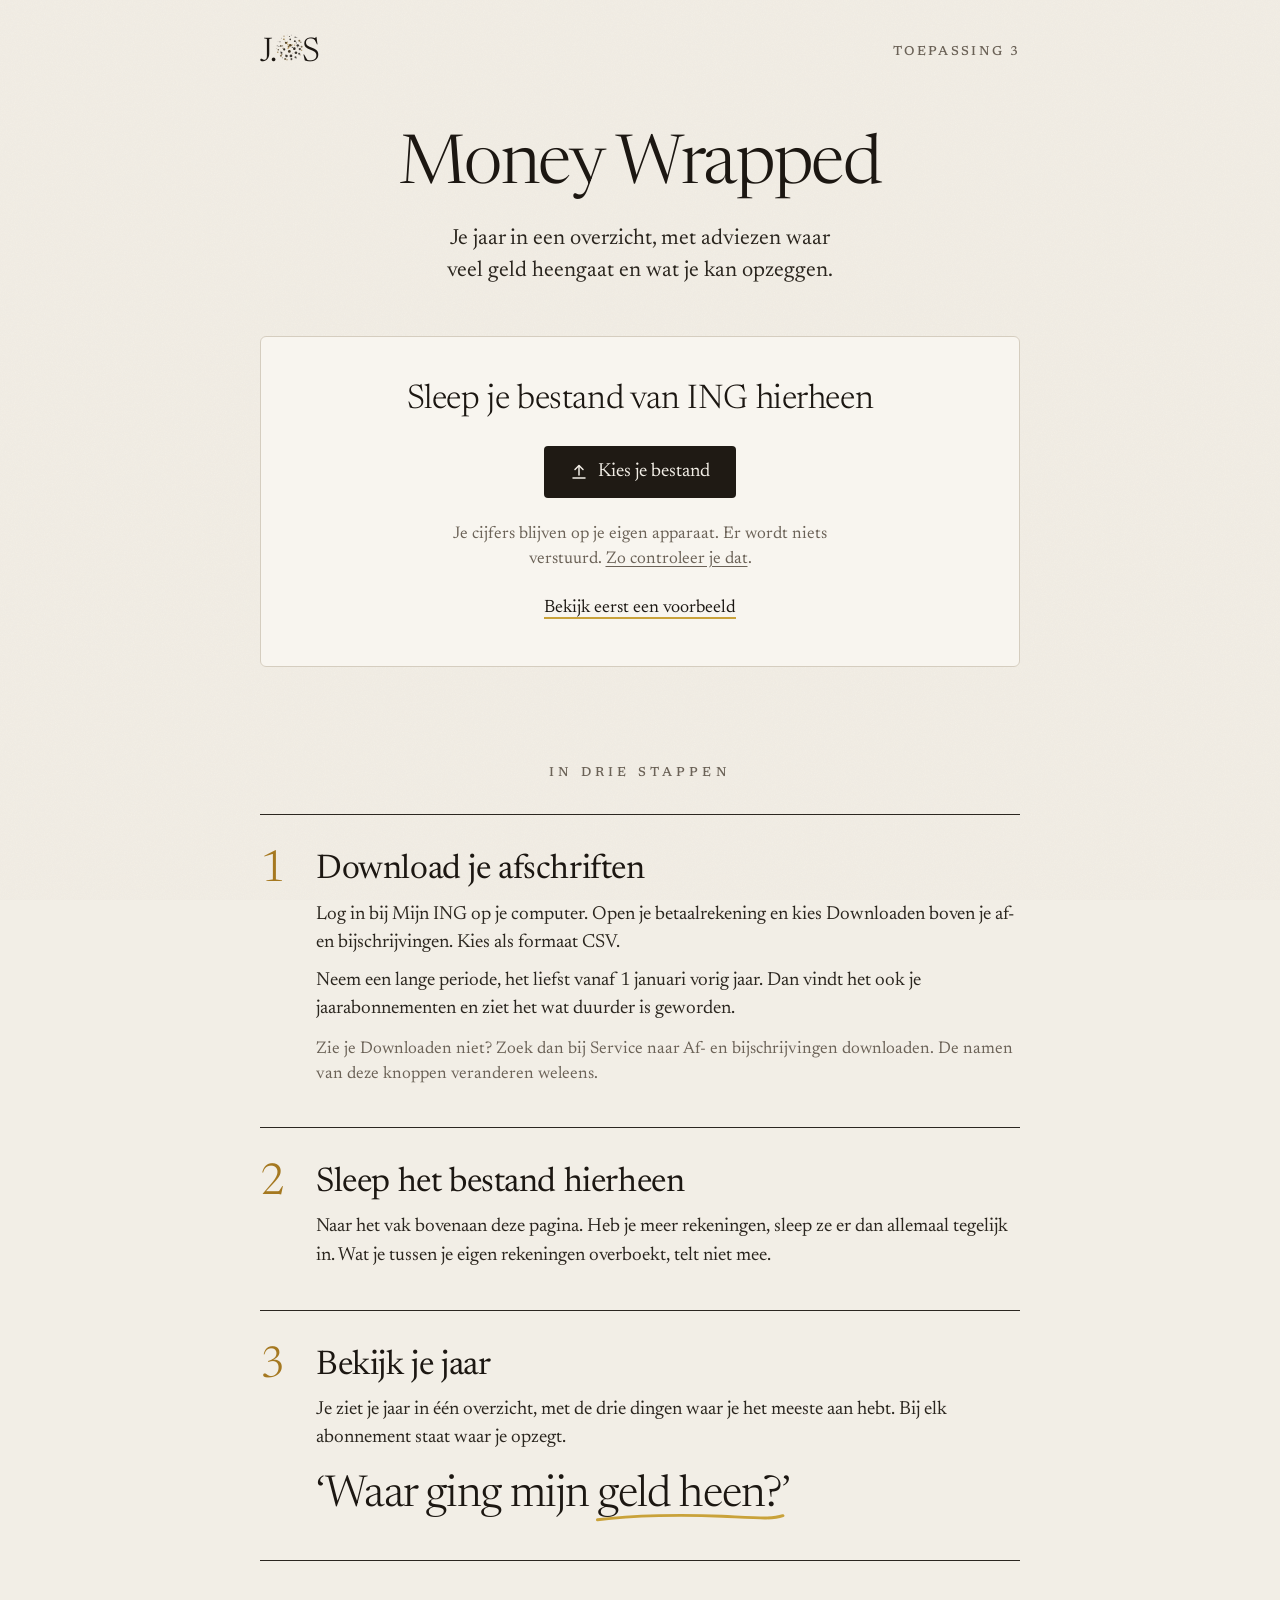
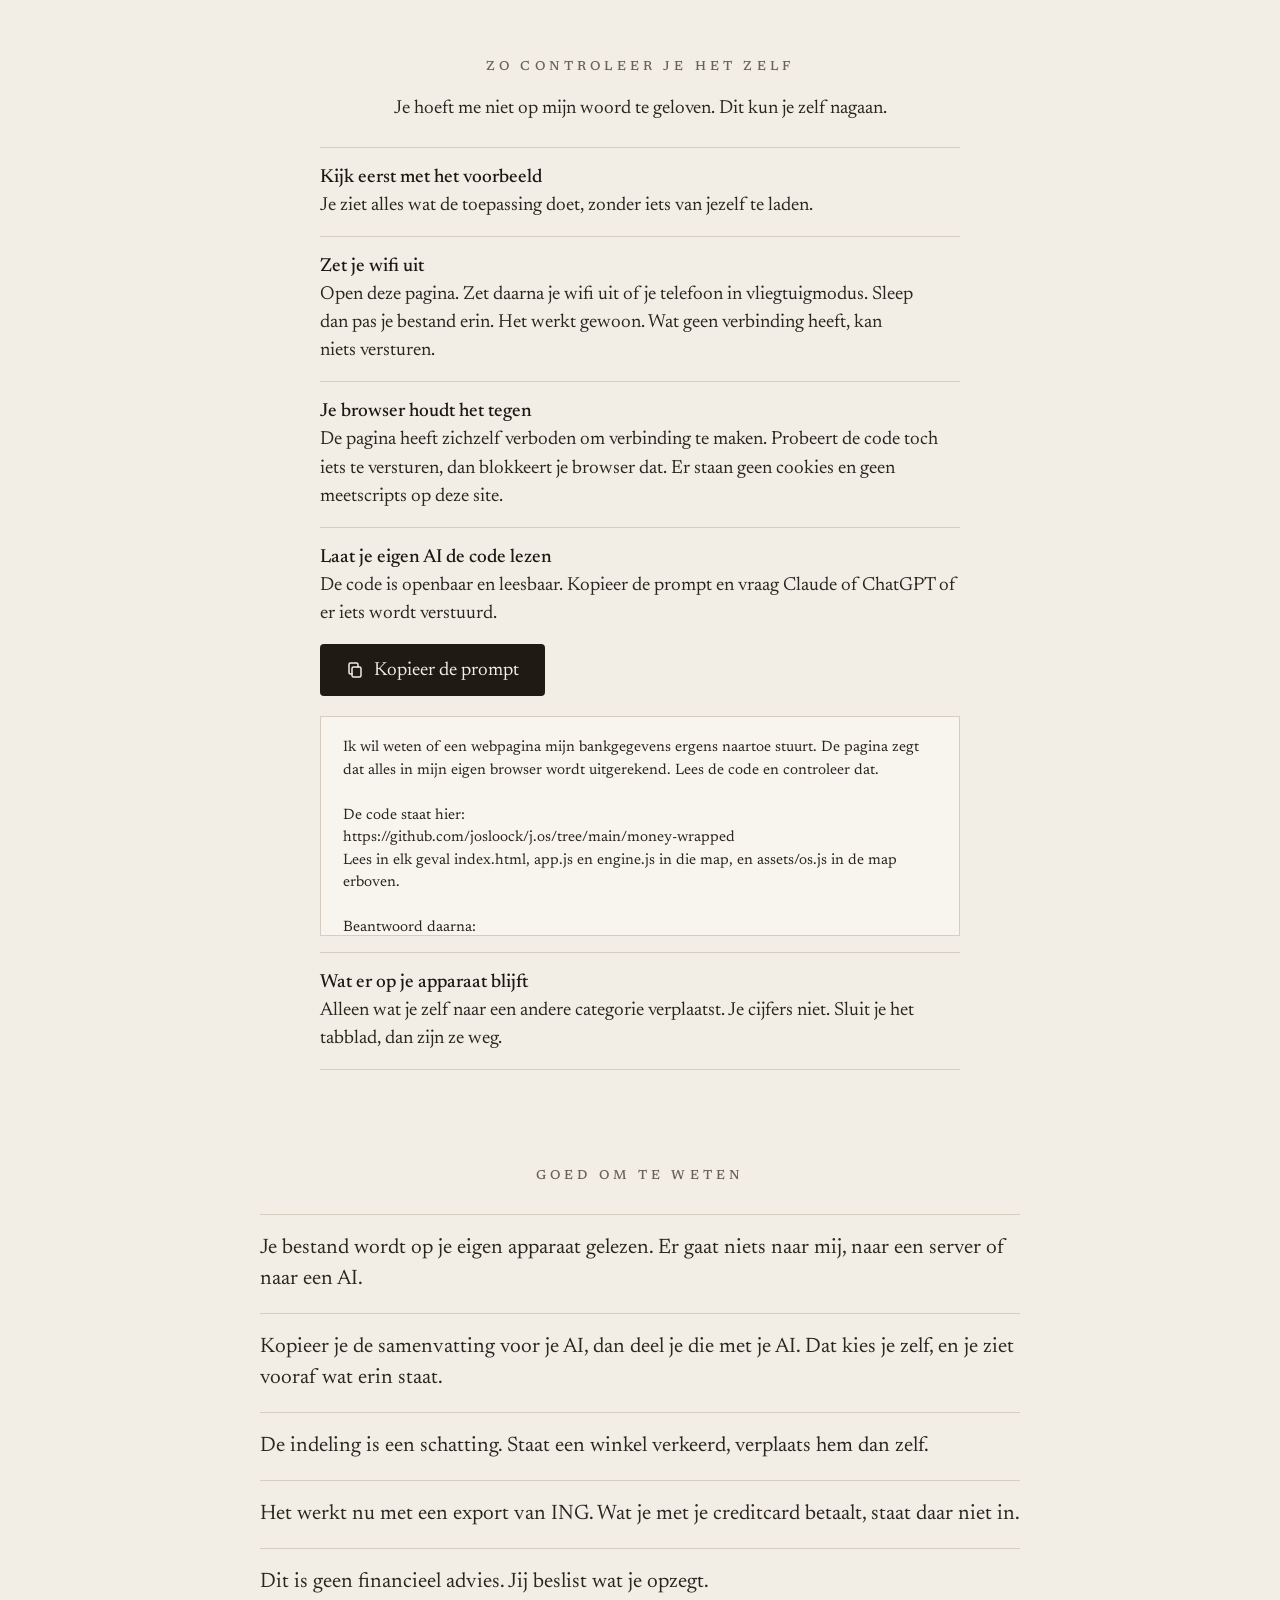
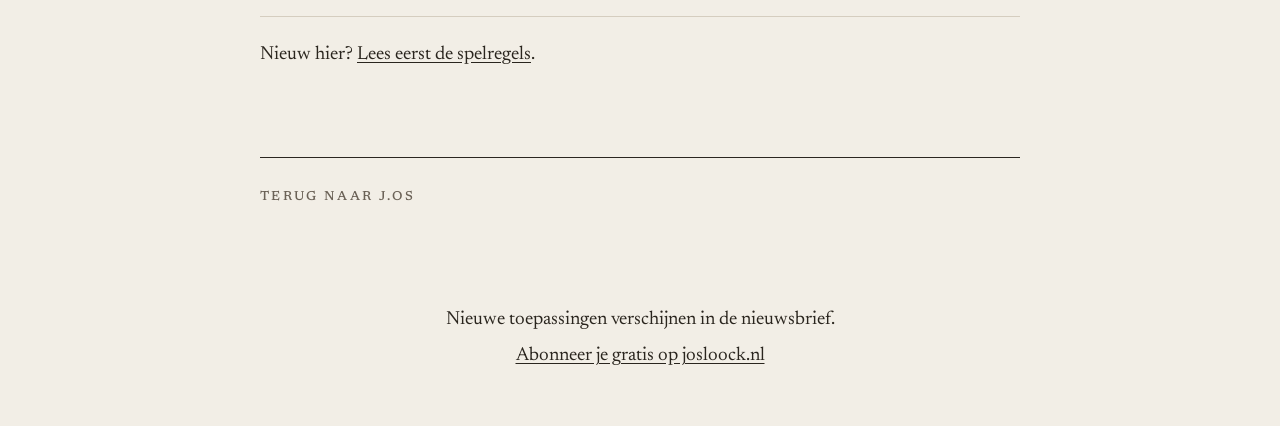
<file: downloads/money-wrapped.html>
<!doctype html>
<html lang="nl" class="no-js">
<head>
<meta charset="utf-8">
<meta name="viewport" content="width=device-width, initial-scale=1">
<!-- Money Wrapped, de losse versie. Dit bestand staat op je eigen computer en maakt geen verbinding met buiten.
     De bron staat op github.com/josloock/j.os in de map money-wrapped. -->
<meta http-equiv="Content-Security-Policy" content="default-src 'none'; script-src 'sha256-Hm3FJEwc2Rhxulan/l3LtSl9d7r3XywYLcRFDSo23Rw=' 'sha256-I3l7xfKYZuqi9WOB7dp7pPx9RFSMZxIAgKlOaUMVHgA=' 'sha256-hDF32GdsIMWBfA98jUAVpLbM+OER8PEHj4t9Jq9U68E=' 'sha256-os051XbpnTxwRXmyZCSCwPP+moLdr72/zgltTyev0AM=' 'sha256-j4K9hAqNJ2A/FRVc3/Wq4bxRbULZlngy8dAfuuMHevE=' 'sha256-CJbIz3L0iOS2MJi1JuDAj4h44g4STp1ZhpE84LTtkvk='; style-src 'unsafe-inline'; img-src data:; font-src data:; connect-src 'none'; form-action 'none'; base-uri 'none'">
<title>Money Wrapped</title>
<meta name="robots" content="noindex, nofollow">
<meta name="referrer" content="no-referrer">
<meta name="theme-color" content="#F2EEE6">
<style>
/* J.OS — huisstijl: papier, inkt, Newsreader, één goud accent */

@font-face {
  font-family: 'Newsreader';
  font-style: normal;
  font-display: swap;
  font-weight: 200 800;
  src: url('[data-uri]') format('woff2');
}

:root {
  --paper: #F2EEE6;
  --ink: #1C1712;
  --line: #2B2620;
  --body: #2A251E;
  --muted: #6B6257;
  --soft: #D5CDBF;
  --leader: #B5AC9C;
  --gold: #C9A23A;
  --oker: #A57820;
  --oker-dark: #7D5C16;
  --espresso: #1F1A14;
  --col: 760px;
}

* { box-sizing: border-box; }
html { -webkit-text-size-adjust: 100%; scroll-behavior: smooth; }
body {
  margin: 0;
  background: var(--paper);
  color: var(--ink);
  font-family: 'Newsreader', Georgia, 'Times New Roman', serif;
  font-size: 19px;
  line-height: 1.48;
  font-optical-sizing: auto;
  -webkit-font-smoothing: antialiased;
}
/* heel subtiele papierkorrel */
body::before {
  content: "";
  position: fixed;
  inset: 0;
  pointer-events: none;
  opacity: .5;
  background-image: url("data:image/svg+xml;utf8,<svg xmlns='http://www.w3.org/2000/svg' width='300' height='300'><filter id='n'><feTurbulence type='fractalNoise' baseFrequency='.9' numOctaves='2' stitchTiles='stitch'/><feColorMatrix values='0 0 0 0 0.45  0 0 0 0 0.38  0 0 0 0 0.28  0 0 0 .10 0'/></filter><rect width='100%' height='100%' filter='url(%23n)'/></svg>");
}

a { color: inherit; text-underline-offset: 3px; }
a:hover { color: var(--oker-dark); }
:focus-visible { outline: 2px solid var(--oker-dark); outline-offset: 3px; }
h1, h2, h3, p, ol, ul { margin: 0; }
h1, h2, h3, .tagline { text-wrap: balance; }
p, li { text-wrap: pretty; }
[hidden] { display: none !important; }
ol, ul { padding: 0; list-style: none; }

.page {
  position: relative;
  min-height: 100vh;
  display: flex;
  flex-direction: column;
  align-items: center;
  padding-block: 28px 48px;
  padding-left: max(clamp(20px, 5vw, 60px), env(safe-area-inset-left, 0px));
  padding-right: max(clamp(20px, 5vw, 60px), env(safe-area-inset-right, 0px));
}
.col { width: 100%; max-width: var(--col); }
.center { text-align: center; }

.caps {
  font-size: 13px;
  font-weight: 500;
  letter-spacing: .18em;
  text-transform: uppercase;
  color: var(--muted);
}
.caps-wide { letter-spacing: .32em; }
.caps-link {
  display: inline-flex;
  align-items: center;
  min-height: 44px;
  text-decoration: none;
}

/* gouden, met de hand getekende onderstreping */
.u { position: relative; white-space: nowrap; }
.u svg {
  position: absolute;
  left: -2%;
  bottom: -.16em;
  width: 104%;
  height: .32em;
  overflow: visible;
}
.u path { fill: none; stroke: var(--gold); stroke-width: 5; stroke-linecap: round; }

/* ---------- homepage ---------- */

.hero { display: flex; flex-direction: column; align-items: center; text-align: center; }
.hero .topbar { width: 100%; flex-wrap: nowrap; text-align: left; }
.home-mark { display: inline-flex; align-items: center; min-height: 48px; font: inherit; }
.byline { flex: 1; min-width: 0; font-size: 12px; text-align: right; text-wrap: balance; }
.byline a { display: inline-block; padding: 14px 0; margin: -14px 0; text-decoration: none; }
.byline a:hover { text-decoration: underline; }
.sr { position: absolute; width: 1px; height: 1px; overflow: hidden; clip-path: inset(50%); white-space: nowrap; }

.stage { position: relative; width: 100%; height: 560px; margin-top: 4px; }
.stage canvas { position: absolute; inset: 0; width: 100%; height: 100%; pointer-events: none; }
/* zonder JavaScript: een stille, gestippelde bol */
.no-js .stage::before {
  content: "";
  position: absolute;
  left: 50%;
  top: 53%;
  width: 280px;
  height: 280px;
  transform: translate(-50%, -50%);
  border-radius: 50%;
  background: radial-gradient(var(--line) 1.1px, transparent 1.6px) 0 0 / 9px 9px;
}

/* een toepassing: een punt dat uit het systeem komt */
.node {
  position: absolute;
  left: 0;
  top: 0;
  display: inline-flex;
  flex-direction: column;
  align-items: center;
  gap: 9px;
  width: max-content;
  max-width: 190px;
  text-align: center;
  text-decoration: none;
  font-size: 20px;
  line-height: 1.2;
  color: var(--ink);
  opacity: 0;
}
.node-dot {
  position: relative;
  flex: none;
  width: 16px;
  height: 16px;
  border-radius: 50%;
  background: var(--oker);
  transform: scale(calc(var(--grow, 1) * var(--hot, 1)));
  transition: transform .35s cubic-bezier(.2, .7, .2, 1);
}
.node-dot::after {
  content: "";
  position: absolute;
  inset: -6px;
  border-radius: 50%;
  border: 1px solid var(--oker);
  opacity: 0;
}
/* het punt licht op wanneer een signaal uit de bol aankomt */
.node.ping .node-dot::after { animation: ping 1.5s ease-out; }
a.node:hover .node-dot::after { animation: ping 1.3s ease-out infinite; }

/* het startpunt: het eerste punt dat uit het wezen komt, met een vaste ring */
.node-start .node-dot { width: 18px; height: 18px; box-shadow: 0 0 0 5px var(--paper), 0 0 0 6px var(--oker); }
.node-start .node-label { font-size: 22px; }

/* het wezen zelf is aanklikbaar: het opent het startpunt */
.core-link { position: absolute; left: 0; top: 0; border-radius: 50%; }
.node-up { flex-direction: column-reverse; }
.node-text { display: flex; flex-direction: column; align-items: center; gap: 5px; opacity: var(--label, 1); }
a.node:hover { color: var(--ink); }
a.node:hover, .node.hot { --hot: 1.5; }
a.node:hover .node-label, a.node.hot .node-label { text-decoration: underline; text-decoration-color: var(--gold); text-decoration-thickness: 2px; text-underline-offset: 5px; }
.node-soon { gap: 7px; color: var(--muted); font-size: 16px; max-width: 150px; }
.node-soon .node-text { gap: 3px; }
.node-soon .node-dot { width: 9px; height: 9px; background: var(--paper); border: 1.25px solid var(--muted); }
.node-soon .node-dot::after { display: none; }
.node-note { font-size: 10px; font-weight: 500; letter-spacing: .18em; text-transform: uppercase; }
@keyframes ping {
  0% { transform: scale(.7); opacity: .75; }
  70%, 100% { transform: scale(2.1); opacity: 0; }
}

/* erin duiken: de overgang van een punt naar zijn pagina */
.dive { position: fixed; inset: 0; z-index: 50; pointer-events: none; }
.diving, .diving body { overflow: hidden; }
.page { will-change: auto; }
.arrive .page { animation: arrive .85s cubic-bezier(.16, .8, .24, 1) both; }
.leaving .page { opacity: 0; transform: translateY(8px) scale(.985); transition: opacity .22s ease, transform .22s ease; }
@keyframes arrive {
  from { opacity: 0; transform: scale(.93); }
  to { opacity: 1; transform: none; }
}

/* rustige opkomst bij het laden */
@keyframes rise {
  from { opacity: 0; transform: translateY(10px); }
}
@keyframes draw {
  from { stroke-dashoffset: 1; }
}
.home-mark, .byline, .tagline, .hero > .lede { animation: rise .9s cubic-bezier(.2, .7, .2, 1) backwards; }
.byline { animation-delay: .1s; }
.tagline { animation-delay: .9s; }
.hero > .lede { animation-delay: 1.05s; }
.u path { stroke-dasharray: 1; stroke-dashoffset: 0; animation: draw .9s cubic-bezier(.3, .6, .2, 1) 1.5s backwards; }
.step .u path { animation-delay: .9s; }

.tagline {
  margin-top: 16px;
  font-size: clamp(32px, 3.6vw, 46px);
  font-weight: 340;
  line-height: 1.1;
  letter-spacing: -.018em;
}
.lede { margin-top: 24px; max-width: 560px; font-size: 22px; color: var(--body); text-wrap: balance; }

.section { margin-top: 96px; }
/* het overzicht met toepassingen: blokken met dezelfde punten als bij de bol */
.toc { margin-top: 28px; display: grid; grid-template-columns: repeat(2, minmax(0, 1fr)); gap: 16px; }
.toc-item {
  position: relative;
  display: flex;
  flex-direction: column;
  gap: 28px;
  min-height: 208px;
  padding: 20px 22px 22px;
  border: 1px solid var(--soft);
  border-radius: 6px;
  background: #F8F5EF;
  transition: border-color .3s ease;
}
.toc-item.soon { background: transparent; }
.toc-start { grid-column: 1 / -1; min-height: 0; }
/* een blok dat alleen op de laatste rij zou staan, krijgt de hele breedte */
.toc-item:last-child:nth-child(even) { grid-column: 1 / -1; min-height: 0; }
.toc-top { display: flex; align-items: center; justify-content: space-between; gap: 12px; min-height: 22px; }
.toc-theme { display: inline-flex; align-items: center; gap: 10px; }
.toc-dot { flex: none; width: 12px; height: 12px; border-radius: 50%; background: var(--oker); transition: transform .3s cubic-bezier(.2, .7, .2, 1); }
.toc-start .toc-dot { margin: 0 5px; box-shadow: 0 0 0 4px #F8F5EF, 0 0 0 5px var(--oker); }
.toc-item.soon .toc-dot { background: var(--paper); border: 1.5px solid var(--muted); }
.toc-go { flex: none; color: var(--oker); transition: transform .3s cubic-bezier(.2, .7, .2, 1); }
.toc-go svg { display: block; width: 20px; height: 13px; fill: none; stroke: currentColor; stroke-width: 1.4; stroke-linecap: round; stroke-linejoin: round; }
.toc-body { margin-top: auto; min-width: 0; }
.toc-title { font-size: 26px; font-weight: 400; line-height: 1.2; letter-spacing: -.01em; }
.toc-title a { text-decoration: none; }
.toc-title a::after { content: ""; position: absolute; inset: 0; border-radius: 6px; }
.toc-desc { margin-top: 8px; font-size: 18px; color: var(--body); }
.toc-item.soon .toc-title, .toc-item.soon .toc-desc { color: var(--muted); }
.toc-item.hot:not(.soon) { border-color: var(--oker); }
.toc-item.hot:not(.soon) .toc-dot { transform: scale(1.4); }
.toc-item.hot .toc-go { transform: translateX(5px); }
.toc-item.hot .toc-title a { color: var(--oker-dark); }

/* ---------- toepassingspagina ---------- */

.topbar { display: flex; flex-wrap: wrap; align-items: center; justify-content: space-between; gap: 4px 24px; }
/* het woordmerk in het menu: de O is het wezen zelf */
.home-link { display: inline-flex; align-items: center; min-height: 48px; text-decoration: none; }
.mark { display: inline-flex; align-items: baseline; font-size: 34px; font-weight: 340; line-height: 1; letter-spacing: -.03em; }
.mark canvas { width: .78em; height: .78em; margin: 0 -.015em -.055em .005em; }

.intro { margin-top: 56px; display: flex; flex-direction: column; align-items: center; text-align: center; }
.intro h1 { font-size: clamp(44px, 5.4vw, 68px); font-weight: 340; line-height: 1.04; letter-spacing: -.02em; }
.intro .lede { margin-top: 20px; }
.intro .more { margin-top: 16px; max-width: 560px; color: var(--body); }
.meta { margin-top: 20px; display: flex; flex-wrap: wrap; justify-content: center; gap: 6px 28px; }

.demo { margin-top: 56px; }
.demo video, .demo img { display: block; width: 100%; height: auto; }

.steps { margin-top: 32px; border-bottom: 1px solid var(--line); }
.step { display: flex; gap: 20px; padding: 36px 0 40px; border-top: 1px solid var(--line); }
.step-num { flex: none; width: 36px; font-size: 44px; font-weight: 340; line-height: .95; color: var(--oker); }
.step-body { flex: 1; min-width: 0; }
.step h3 { font-size: 34px; font-weight: 400; line-height: 1.15; letter-spacing: -.012em; }
.step p { margin-top: 10px; color: var(--body); }
.step .hint { margin-top: 14px; font-size: 17px; color: var(--muted); }
.step .say {
  margin-top: 20px;
  font-size: clamp(32px, 3.6vw, 44px);
  font-weight: 340;
  line-height: 1.1;
  letter-spacing: -.018em;
  color: var(--ink);
}
.step .say { overflow-wrap: anywhere; }
.step .after { margin-top: 24px; }
.pager a + a { text-align: right; }

.button {
  margin-top: 24px;
  display: inline-flex;
  align-items: center;
  gap: 10px;
  min-height: 52px;
  padding: 0 26px;
  border-radius: 4px;
  background: var(--espresso);
  color: var(--paper);
  font-size: 19px;
  text-decoration: none;
  transition: background .2s ease;
}
.button:hover { background: #3A3026; color: var(--paper); }
button.button { border: 0; font-family: inherit; cursor: pointer; }

/* kiezen: met de skill of met een prompt */
.routes { margin: 28px auto 0; display: flex; flex-wrap: wrap; justify-content: center; gap: 8px; }
.no-js .routes { display: none; }
.route {
  min-height: 44px;
  padding: 0 22px;
  border: 1px solid var(--line);
  border-radius: 999px;
  background: transparent;
  color: var(--ink);
  font-family: inherit;
  font-size: 18px;
  cursor: pointer;
  transition: background .2s ease, color .2s ease;
}
.route[aria-selected="true"] { background: var(--espresso); border-color: var(--espresso); color: var(--paper); }
.route-lede { margin: 20px auto 0; max-width: 560px; text-align: center; color: var(--body); }
.no-js .route-lede { margin-top: 56px; }
.prompt {
  margin: 20px 0 0;
  max-height: 320px;
  overflow: auto;
  padding: 20px 22px;
  border: 1px solid var(--soft);
  background: #F8F5EF;
  color: var(--body);
  font-family: inherit;
  font-size: 17px;
  line-height: 1.5;
  white-space: pre-wrap;
  overflow-wrap: anywhere;
}
.button svg { width: 18px; height: 18px; fill: none; stroke: currentColor; stroke-width: 1.5; stroke-linecap: round; stroke-linejoin: round; }

.notes { margin-top: 28px; border-top: 1px solid var(--soft); font-size: 21px; color: var(--body); }
.notes li { padding: 18px 0; border-bottom: 1px solid var(--soft); }
.aside { margin-top: 24px; color: var(--body); }
.rules { margin-top: 20px; border-top: 1px solid var(--soft); }
.rules li { padding: 16px 0; border-bottom: 1px solid var(--soft); color: var(--body); }
.rules strong { display: block; font-weight: 500; color: var(--ink); }
.rules .hint { margin-top: 6px; }
.text { margin: 28px auto 0; max-width: 640px; display: flex; flex-direction: column; gap: 18px; font-size: 21px; color: var(--body); }

.pager {
  margin-top: 88px;
  border-top: 1px solid var(--line);
  padding-top: 16px;
  display: flex;
  flex-wrap: wrap;
  align-items: center;
  justify-content: space-between;
  gap: 8px 32px;
}

/* ---------- voet ---------- */

.foot { margin-top: auto; padding-top: 88px; text-align: center; }
.foot p { color: var(--body); }
.foot .foot-link { display: inline-flex; align-items: center; min-height: 44px; }
.foot .caps { margin-top: 28px; }

/* op een smal scherm meer lucht tussen de titel en het bovenste punt */
@media (max-width: 759px) {
  .stage { height: 580px; margin-top: 20px; }
  .node { max-width: 150px; font-size: 19px; }
  .node-soon { max-width: 132px; font-size: 15px; }
  .no-js .stage::before { top: 215px; width: 180px; height: 180px; }
}

@media (max-width: 640px) {
  .toc { grid-template-columns: minmax(0, 1fr); gap: 12px; }
  .toc-item { min-height: 0; gap: 20px; }
}

@media (max-width: 360px) {
  .node { max-width: 124px; font-size: 17px; }
  .node-soon { max-width: 112px; font-size: 14px; }
}

@media (max-width: 560px) {
  .page { padding-top: 20px; }
  .byline { font-size: 11px; letter-spacing: .14em; }
  .text { font-size: 19px; }
  .step { gap: 12px; }
  .step-num { width: 28px; }
  .toc-title { font-size: 24px; overflow-wrap: anywhere; }
  .step h3 { font-size: 28px; }
  .notes { font-size: 19px; }
  .section { margin-top: 72px; }
}

@media (prefers-reduced-motion: reduce) {
  html { scroll-behavior: auto; }
  *, *::before, *::after { animation: none !important; transition: none !important; }
}

/* Money Wrapped: bouwt voort op assets/site.css. Eén kort overzicht:
   je jaar, drie acties, je abonnementen. De rest zit ingeklapt. */

.mw-start { margin-top: 48px; }
.mw-drop {
  display: flex;
  flex-direction: column;
  align-items: center;
  gap: 4px;
  padding: 44px 24px 36px;
  border: 1px solid var(--soft);
  border-radius: 6px;
  background: #F8F5EF;
  text-align: center;
  transition: border-color .2s ease, background .2s ease;
}
.mw-drop.is-over { border-color: var(--oker); background: #FBF8F1; }
.mw-drop-title { font-size: clamp(26px, 3.4vw, 34px); font-weight: 340; line-height: 1.15; letter-spacing: -.012em; }
.mw-drop .button { margin-top: 22px; cursor: pointer; }
.mw-drop-note { margin-top: 20px; max-width: 420px; font-size: 17px; color: var(--muted); }
.mw-drop-alt { margin-top: 6px; }
.mw-drop-alt .mw-link { margin-top: 0; min-height: 0; padding: 0; font-size: inherit; color: inherit; }
.mw-offline { margin-top: 14px; display: inline-flex; align-items: center; gap: 10px; padding: 6px 16px; border: 1px solid var(--oker); border-radius: 20px; font-size: 17px; color: var(--ink); text-align: left; }
.mw-offline .toc-dot { width: 10px; height: 10px; }
.mw-proof { margin: 24px auto 0; max-width: 640px; }
.mw-proof .button, .mw-proof .mw-offline { display: flex; width: fit-content; max-width: 100%; }
.mw-proof .button { margin-top: 16px; }
.mw-proof .prompt { max-height: 220px; font-size: 15px; }
.mw-link {
  margin-top: 10px;
  min-height: 44px;
  padding: 0 8px;
  border: 0;
  background: none;
  color: var(--ink);
  font: inherit;
  font-size: 18px;
  text-decoration: underline;
  text-decoration-color: var(--gold);
  text-decoration-thickness: 2px;
  text-underline-offset: 5px;
  cursor: pointer;
}
.mw-link:hover { color: var(--oker-dark); }
.mw-error { margin-top: 16px; padding: 14px 18px; border-left: 3px solid var(--oker); background: #F8F5EF; color: var(--ink); }

/* de balk boven het resultaat: welke cijfers, welke periode */
.mw-bar { margin-top: 44px; display: flex; flex-direction: column; align-items: center; gap: 12px; text-align: center; }
.mw-bar-note { max-width: 560px; color: var(--body); }
.mw-bar-note strong { font-weight: 500; color: var(--ink); }
.mw-pills { display: flex; flex-wrap: wrap; justify-content: center; gap: 8px; }
.mw-pill {
  min-height: 44px;
  padding: 0 20px;
  border: 1px solid var(--line);
  border-radius: 999px;
  background: transparent;
  color: var(--ink);
  font: inherit;
  font-size: 17px;
  cursor: pointer;
  transition: background .2s ease, color .2s ease;
}
.mw-pill[aria-pressed="true"] { background: var(--espresso); border-color: var(--espresso); color: var(--paper); }
.mw-bar-links { display: flex; flex-wrap: wrap; justify-content: center; gap: 0 20px; }
.mw-bar-links .mw-link { margin-top: 0; font-size: 16px; color: var(--muted); }

/* ---------- je jaar ---------- */

.mw-year { margin-top: 44px; }
.mw-tiles { margin-top: 24px; display: grid; grid-template-columns: repeat(4, minmax(0, 1fr)); gap: 0 24px; }
.mw-tile { display: flex; flex-direction: column; gap: 6px; padding: 16px 0 20px; border-top: 1px solid var(--line); min-width: 0; }
.mw-tile-value { font-size: clamp(30px, 4vw, 38px); font-weight: 340; line-height: 1.05; letter-spacing: -.02em; font-variant-numeric: tabular-nums; white-space: nowrap; }
.mw-tile-sub { font-size: 16px; color: var(--muted); }

.mw-two { margin-top: 20px; display: grid; grid-template-columns: repeat(2, minmax(0, 1fr)); gap: 32px 40px; }
.mw-two > div { min-width: 0; padding-top: 16px; border-top: 1px solid var(--line); }

/* de grootste categorieën, kort */
.mw-topcats { margin-top: 14px; display: flex; flex-direction: column; gap: 11px; }
.mw-topcats li { display: grid; grid-template-columns: minmax(0, 1fr) auto; gap: 5px 12px; align-items: baseline; font-size: 18px; }
.mw-topcats-name { min-width: 0; overflow: hidden; text-overflow: ellipsis; white-space: nowrap; }
.mw-topcats-val { font-variant-numeric: tabular-nums; color: var(--body); }
.mw-topcats-track { grid-column: 1 / -1; height: 6px; }
.mw-topcats-track span { display: block; height: 100%; min-width: 2px; border-radius: 0 4px 4px 0; background: var(--line); }
.mw-topcats li.is-rest { color: var(--muted); }
.mw-topcats li.is-rest .mw-topcats-track span { background: var(--leader); }

/* kolommen per maand, compact: het hoogste en het gemiddelde staan erbij */
.mw-chart { margin-top: 14px; }
.mw-plot { position: relative; height: 168px; margin-top: 26px; border-bottom: 1px solid var(--line); }
.mw-avg { position: absolute; left: 0; right: 0; height: 0; border-top: 1px solid var(--oker); }
.mw-cols { position: absolute; inset: 0; display: flex; align-items: stretch; gap: 2px; }
.mw-col {
  position: relative;
  flex: 1;
  min-width: 0;
  display: flex;
  align-items: flex-end;
  justify-content: center;
  padding: 0;
  border: 0;
  background: none;
  cursor: default;
}
.mw-col-bar { width: 64%; max-width: 24px; min-height: 2px; border-radius: 4px 4px 0 0; background: var(--line); transition: background .15s ease; }
.mw-col.is-part .mw-col-bar { background: var(--leader); }
.mw-col.is-top .mw-col-bar { background: var(--oker); }
.mw-col:hover .mw-col-bar, .mw-col:focus-visible .mw-col-bar { background: var(--oker-dark); }
.mw-col-val { position: absolute; left: 50%; transform: translate(-50%, -6px); font-size: 14px; color: var(--ink); white-space: nowrap; font-variant-numeric: tabular-nums; }
.mw-col:first-child .mw-col-val { left: 0; transform: translate(0, -6px); }
.mw-col:last-child .mw-col-val { left: auto; right: 0; transform: translate(0, -6px); }
.mw-xlabels { margin-top: 6px; display: flex; gap: 2px; font-size: 13px; color: var(--muted); }
.mw-xlabels span { flex: 1; min-width: 0; text-align: center; white-space: nowrap; }
.mw-xlabels.is-dense span:nth-child(even) { visibility: hidden; }
.mw-chart-note { margin-top: 10px; display: flex; flex-wrap: wrap; gap: 4px 16px; font-size: 15px; color: var(--muted); }
.mw-chart-note i { display: inline-block; width: 18px; height: 0; margin-right: 6px; border-top: 1px solid var(--oker); vertical-align: middle; }

/* ---------- je drie acties ---------- */

.mw-actions { margin-top: 28px; }
.mw-action { display: flex; gap: 20px; padding: 30px 0 32px; border-top: 1px solid var(--line); }
.mw-actions > .mw-action:last-child { border-bottom: 1px solid var(--line); }
.mw-action-num { flex: none; width: 40px; font-size: 44px; font-weight: 340; line-height: .95; letter-spacing: -.04em; color: var(--oker); }
.mw-action-body { flex: 1; min-width: 0; }
.mw-action h3 { font-size: clamp(27px, 3.4vw, 32px); font-weight: 400; line-height: 1.15; letter-spacing: -.012em; }
.mw-action-why { margin-top: 10px; color: var(--body); }
.mw-action-save { display: inline-block; margin-top: 14px; padding: 4px 13px; border: 1px solid var(--oker); border-radius: 999px; font-size: 16px; color: var(--oker-dark); font-variant-numeric: tabular-nums; }
.mw-action-items { margin-top: 16px; border-top: 1px solid var(--soft); }
.mw-actions-rest { margin-top: 0; }
.mw-actions-rest .mw-action { padding: 24px 0 26px; }
.mw-actions-rest .mw-action:first-child { border-top: 0; }
.mw-actions-rest .mw-action-num { font-size: 34px; color: var(--leader); }
.mw-actions-rest .mw-action h3 { font-size: 25px; }

/* een abonnement of vaste last: naam, wat het kost, waar je opzegt */
.mw-sub { display: grid; grid-template-columns: minmax(0, 1fr) auto 168px; gap: 2px 16px; align-items: center; padding: 11px 0; border-bottom: 1px solid var(--soft); }
.mw-sub.no-link { grid-template-columns: minmax(0, 1fr) auto; }
.mw-sub-main { min-width: 0; }
.mw-sub-name { display: block; font-size: 19px; overflow-wrap: anywhere; }
.mw-sub-note { display: block; font-size: 16px; color: var(--muted); }
.mw-sub-note b { font-weight: 500; color: var(--oker-dark); }
.mw-sub-num { text-align: right; font-variant-numeric: tabular-nums; white-space: nowrap; }
.mw-sub-amount { display: block; font-size: 19px; }
.mw-sub-per { display: block; font-size: 15px; color: var(--muted); }
.mw-go {
  display: inline-flex;
  align-items: center;
  justify-content: center;
  gap: 8px;
  min-height: 40px;
  padding: 0 14px;
  border: 1px solid var(--line);
  border-radius: 4px;
  font-size: 16px;
  color: var(--ink);
  text-decoration: none;
  white-space: nowrap;
  transition: background .2s ease, color .2s ease;
}
.mw-go:hover { background: var(--espresso); color: var(--paper); }
.mw-go svg { flex: none; width: 11px; height: 11px; fill: none; stroke: currentColor; stroke-width: 1.5; stroke-linecap: round; stroke-linejoin: round; }
.mw-go.is-zoek { border-color: var(--soft); color: var(--muted); }
.mw-go.is-zoek:hover { color: var(--paper); }

.mw-lead { margin: 18px auto 0; max-width: 600px; text-align: center; color: var(--body); }
.mw-lead strong { font-weight: 500; color: var(--ink); }
.mw-subs { margin-top: 24px; border-top: 1px solid var(--line); }
.mw-meer .mw-subs { margin-top: 0; border-top: 0; }
.mw-foot-note { margin-top: 14px; font-size: 16px; color: var(--muted); }

/* uitklappen: meer acties, alle abonnementen */
.mw-meer summary {
  display: flex;
  align-items: center;
  justify-content: center;
  gap: 10px;
  min-height: 56px;
  list-style: none;
  font-size: 18px;
  cursor: pointer;
}
.mw-meer summary::-webkit-details-marker { display: none; }
.mw-meer summary span { text-decoration: underline; text-decoration-color: var(--gold); text-decoration-thickness: 2px; text-underline-offset: 5px; }
.mw-meer summary::after { content: "+"; color: var(--oker); font-size: 22px; line-height: 1; }
.mw-meer[open] summary::after { content: "\2212"; }
.mw-meer summary:hover { color: var(--oker-dark); }
.mw-meer[open] summary { border-bottom: 1px solid var(--soft); }

/* meer inzicht: alles wat niet meteen hoeft */
.mw-folds { margin-top: 28px; border-top: 1px solid var(--line); }
.mw-fold { border-bottom: 1px solid var(--line); }
.mw-fold > summary { display: flex; align-items: center; justify-content: space-between; gap: 16px; min-height: 64px; list-style: none; font-size: 23px; cursor: pointer; }
.mw-fold > summary::-webkit-details-marker { display: none; }
.mw-fold > summary::after { content: "+"; flex: none; color: var(--oker); font-size: 26px; line-height: 1; }
.mw-fold[open] > summary::after { content: "\2212"; }
.mw-fold > summary:hover { color: var(--oker-dark); }
.mw-fold > :last-child { margin-bottom: 28px; }
.mw-fold-lede { color: var(--body); }
.mw-fold .button { margin-top: 18px; }
.mw-fold .prompt { max-height: 260px; font-size: 15px; }

.mw-cats { margin-top: 16px; border-top: 1px solid var(--soft); }
.mw-cat { border-bottom: 1px solid var(--soft); }
.mw-cat summary {
  display: grid;
  grid-template-columns: minmax(0, 1fr) auto 52px;
  gap: 5px 16px;
  align-items: baseline;
  padding: 12px 0 13px;
  list-style: none;
  cursor: pointer;
}
.mw-cat summary::-webkit-details-marker { display: none; }
.mw-cat-name { font-size: 19px; min-width: 0; }
.mw-cat-name::after { content: "+"; margin-left: 10px; color: var(--oker); }
.mw-cat[open] .mw-cat-name::after { content: "\2212"; }
.mw-cat-sum { font-size: 19px; font-variant-numeric: tabular-nums; text-align: right; }
.mw-cat-pct { font-size: 16px; color: var(--muted); font-variant-numeric: tabular-nums; text-align: right; }
.mw-track { grid-column: 1 / -1; height: 6px; }
.mw-track span { display: block; height: 100%; min-width: 2px; border-radius: 0 4px 4px 0; background: var(--line); }
.mw-cat summary:hover .mw-track span { background: var(--oker-dark); }
.mw-shops { padding: 2px 0 16px; }
.mw-shop { display: grid; grid-template-columns: minmax(0, 1fr) auto auto; gap: 4px 14px; align-items: center; padding: 6px 0; font-size: 17px; color: var(--body); }
.mw-shop-name { min-width: 0; overflow-wrap: anywhere; }
.mw-shop-name small { margin-left: 8px; font-size: 15px; color: var(--muted); white-space: nowrap; }
.mw-shop-sum { font-variant-numeric: tabular-nums; white-space: nowrap; }
.mw-move {
  max-width: 132px;
  min-height: 36px;
  padding: 0 6px;
  border: 1px solid var(--soft);
  border-radius: 4px;
  background: transparent;
  color: var(--muted);
  font: inherit;
  font-size: 15px;
}
.mw-more { padding-top: 8px; font-size: 15px; color: var(--muted); }

.mw-group { margin-top: 24px; }
.mw-group-head { display: flex; flex-wrap: wrap; align-items: baseline; justify-content: space-between; gap: 2px 20px; padding-bottom: 8px; border-bottom: 1px solid var(--soft); }
.mw-group-head h3 { font-size: 21px; font-weight: 500; }
.mw-group-head p { font-size: 16px; color: var(--muted); font-variant-numeric: tabular-nums; }

.mw-list { margin-top: 4px; border-top: 1px solid var(--soft); }
.mw-list li { display: grid; grid-template-columns: minmax(0, 1fr) auto; gap: 0 16px; align-items: baseline; padding: 11px 0; border-bottom: 1px solid var(--soft); }
.mw-list small { display: block; font-size: 16px; color: var(--muted); }
.mw-list span:last-child { font-variant-numeric: tabular-nums; white-space: nowrap; }

.mw-tip {
  position: fixed;
  z-index: 40;
  max-width: 240px;
  padding: 8px 12px;
  border-radius: 4px;
  background: var(--espresso);
  color: var(--paper);
  font-size: 15px;
  line-height: 1.35;
  pointer-events: none;
}
.mw-tip b { display: block; font-weight: 500; }

@media (max-width: 700px) {
  .mw-tiles { grid-template-columns: repeat(2, minmax(0, 1fr)); gap: 0 20px; }
  .mw-two { grid-template-columns: minmax(0, 1fr); }
}
@media (max-width: 560px) {
  .mw-start { margin-top: 36px; }
  .mw-drop { padding: 34px 18px 28px; }
  .mw-action { gap: 12px; padding: 26px 0 28px; }
  .mw-action-num { width: 30px; font-size: 36px; }
  .mw-actions-rest .mw-action-num { font-size: 30px; }
  .mw-sub { grid-template-columns: minmax(0, 1fr) auto; }
  .mw-sub .mw-go { grid-column: 1 / -1; justify-self: start; min-height: 36px; padding: 0; border: 0; text-decoration: underline; text-decoration-color: var(--gold); text-decoration-thickness: 2px; text-underline-offset: 5px; }
  .mw-sub .mw-go:hover { background: none; color: var(--oker-dark); }
  .mw-fold > summary { font-size: 21px; }
  .mw-cat summary { grid-template-columns: minmax(0, 1fr) auto 40px; gap: 5px 10px; }
  .mw-shop { grid-template-columns: minmax(0, 1fr) auto; }
  .mw-move { grid-column: 1 / -1; justify-self: start; }
}

</style>
<script>try{if(sessionStorage.getItem("jos-arrive")){sessionStorage.removeItem("jos-arrive");document.documentElement.classList.add("arrive")}}catch(e){}</script>
</head>
<body>
<div class="page">

<header class="col">
<div class="topbar">
<a class="home-link" href="https://os.josloock.nl/" aria-label="J.OS, terug naar het begin"><span class="mark" aria-hidden="true">J.<canvas data-orb="mini"></canvas>S</span></a>
<p class="caps">Toepassing 3</p>
</div>

<div class="intro">
<h1>Money Wrapped</h1>
<p class="lede">Je jaar in een overzicht, met adviezen waar veel geld heengaat en wat je kan opzeggen.</p>
</div>
</header>

<main class="col">

<!-- Begin: hier laad je je bestand. Verdwijnt zodra er cijfers zijn. -->
<section class="mw-start" id="start" aria-label="Laad je bestand">
<div class="mw-drop" id="drop">
<p class="mw-drop-title">Sleep je bestand van ING hierheen</p>
<label class="button" for="bestand">
<svg viewBox="0 0 18 18" aria-hidden="true"><path d="M9 12V3"/><path d="M5 6.5l4-4 4 4"/><path d="M3 15h12"/></svg>
Kies je bestand
</label>
<input class="sr" type="file" id="bestand" accept=".csv,text/csv,text/plain" multiple>
<p class="mw-drop-note">Je cijfers blijven op je eigen apparaat. Er wordt niets verstuurd. <a href="#veilig">Zo controleer je dat</a>.</p>
<p class="mw-offline" id="offline" hidden><span class="toc-dot" aria-hidden="true"></span><span id="offline-tekst">Je bent offline. Het werkt gewoon.</span></p>
<button class="mw-link" type="button" id="voorbeeld">Bekijk eerst een voorbeeld</button>
</div>
<p class="mw-error" id="fout" role="alert" hidden></p>
<noscript><p class="mw-error">Deze toepassing rekent in je browser. Zet daarvoor JavaScript aan.</p></noscript>
</section>

<section class="section" id="uitleg" aria-labelledby="stappen">
<h2 class="caps caps-wide center" id="stappen">In drie stappen</h2>


<div id="route-hier">
<ol class="steps">

<li class="step">
<span class="step-num" aria-hidden="true">1</span>
<div class="step-body">
<h3>Download je afschriften</h3>
<p>Log in bij Mijn ING op je computer. Open je betaalrekening en kies Downloaden boven je af- en bijschrijvingen. Kies als formaat CSV.</p>
<p>Neem een lange periode, het liefst vanaf 1 januari vorig jaar. Dan vindt het ook je jaarabonnementen en ziet het wat duurder is geworden.</p>
<p class="hint">Zie je Downloaden niet? Zoek dan bij Service naar Af- en bijschrijvingen downloaden. De namen van deze knoppen veranderen weleens.</p>
</div>
</li>

<li class="step">
<span class="step-num" aria-hidden="true">2</span>
<div class="step-body">
<h3>Sleep het bestand hierheen</h3>
<p>Naar het vak bovenaan deze pagina. Heb je meer rekeningen, sleep ze er dan allemaal tegelijk in. Wat je tussen je eigen rekeningen overboekt, telt niet mee.</p>
</div>
</li>

<li class="step">
<span class="step-num" aria-hidden="true">3</span>
<div class="step-body">
<h3>Bekijk je jaar</h3>
<p>Je ziet je jaar in één overzicht, met de drie dingen waar je het meeste aan hebt. Bij elk abonnement staat waar je opzegt.</p>
<p class="say">&lsquo;Waar ging mijn <span class="u">geld heen?<svg viewBox="0 0 300 24" preserveAspectRatio="none" aria-hidden="true"><path pathLength="1" d="M4 15 C 60 7, 140 6, 200 9 S 280 14, 296 8"/></svg></span>&rsquo;</p>
</div>
</li>

</ol>
</div>

</section>

<!-- Het resultaat: wordt gevuld door app.js zodra er cijfers zijn. -->
<div id="resultaat" hidden>

<div class="mw-bar" id="balk"></div>

<section class="mw-year" id="jaar" aria-labelledby="jaar-kop">
<h2 class="caps caps-wide center" id="jaar-kop">Je jaar</h2>
<div class="mw-tiles" id="tegels"></div>
<div class="mw-two">
<div>
<h3 class="caps">Waar het heen ging</h3>
<ol class="mw-topcats" id="top-cats"></ol>
</div>
<div>
<h3 class="caps">Per maand</h3>
<div class="mw-chart" id="maanden"></div>
</div>
</div>
</section>

<section class="section" id="acties" aria-labelledby="acties-kop">
<h2 class="caps caps-wide center" id="acties-kop">Je drie acties</h2>
<ol class="mw-actions" id="top-acties"></ol>
<details class="mw-meer" id="meer-acties">
<summary><span id="meer-acties-tekst">Meer acties</span></summary>
<ol class="mw-actions mw-actions-rest" id="rest-acties"></ol>
</details>
</section>

<section class="section" id="abonnementen" aria-labelledby="abo-kop">
<h2 class="caps caps-wide center" id="abo-kop">Je abonnementen</h2>
<p class="mw-lead" id="abo-tekst"></p>
<ul class="mw-subs" id="abo-lijst"></ul>
<details class="mw-meer" id="meer-abos">
<summary><span id="meer-abos-tekst">Toon alle</span></summary>
<ul class="mw-subs" id="abo-rest"></ul>
</details>
<p class="mw-foot-note">Een link opent de website van de aanbieder. Daar log je zelf in. Staat er geen opzegpagina bij, dan zoekt de link hem voor je op.</p>
</section>

<section class="section" id="meer" aria-labelledby="meer-kop">
<h2 class="caps caps-wide center" id="meer-kop">Meer inzicht</h2>
<div class="mw-folds">
<details class="mw-fold">
<summary>Alle categorieën en winkels</summary>
<p class="mw-fold-lede">Klik op een regel voor de winkels erachter. Staat er iets verkeerd, verplaats het dan.</p>
<div class="mw-cats" id="categorieen"></div>
</details>
<details class="mw-fold">
<summary>Alle vaste lasten</summary>
<p class="mw-fold-lede" id="vast-tekst"></p>
<div id="vaste-lasten"></div>
</details>
<details class="mw-fold" id="groot-vak">
<summary>Grootste losse uitgaven</summary>
<ul class="mw-list" id="grootste"></ul>
</details>
<details class="mw-fold">
<summary>Verder met je AI</summary>
<p class="mw-fold-lede">Kopieer een samenvatting met een prompt erbij en plak hem in Claude of ChatGPT. Je AI denkt mee, zoekt op hoe je opzegt en schrijft de opzegbrieven. Er staan geen namen van personen en geen rekeningnummers in. Hieronder zie je precies wat je kopieert.</p>
<button class="button" type="button" data-copy="#ai-prompt">
<svg viewBox="0 0 18 18" aria-hidden="true"><rect x="6" y="6" width="9" height="10" rx="1.5"/><path d="M12 6V3.5A1.5 1.5 0 0 0 10.5 2h-6A1.5 1.5 0 0 0 3 3.5v8A1.5 1.5 0 0 0 4.5 13H6"/></svg>
<span>Kopieer samenvatting en prompt</span>
</button>
<pre class="prompt" id="ai-prompt" tabindex="0"></pre>
</details>
</div>
</section>

</div>

<section class="section" id="veilig" aria-labelledby="veilig-kop">
<h2 class="caps caps-wide center" id="veilig-kop">Zo controleer je het zelf</h2>
<p class="mw-lead">Je hoeft me niet op mijn woord te geloven. Dit kun je zelf nagaan.</p>
<ul class="rules mw-proof">
<li><strong>Kijk eerst met het voorbeeld</strong>Je ziet alles wat de toepassing doet, zonder iets van jezelf te laden.</li>
<li><strong>Zet je wifi uit</strong>Open deze pagina. Zet daarna je wifi uit of je telefoon in vliegtuigmodus. Sleep dan pas je bestand erin. Het werkt gewoon. Wat geen verbinding heeft, kan niets versturen.
<p class="mw-offline" id="offline-hier" hidden><span class="toc-dot" aria-hidden="true"></span>Je bent nu offline. Laad je bestand maar.</p></li>
<li><strong>Je browser houdt het tegen</strong>De pagina heeft zichzelf verboden om verbinding te maken. Probeert de code toch iets te versturen, dan blokkeert je browser dat. Er staan geen cookies en geen meetscripts op deze site.</li>
<li><strong>Laat je eigen AI de code lezen</strong>De code is openbaar en leesbaar. Kopieer de prompt en vraag Claude of ChatGPT of er iets wordt verstuurd.
<button class="button" type="button" data-copy="#controle-prompt">
<svg viewBox="0 0 18 18" aria-hidden="true"><rect x="6" y="6" width="9" height="10" rx="1.5"/><path d="M12 6V3.5A1.5 1.5 0 0 0 10.5 2h-6A1.5 1.5 0 0 0 3 3.5v8A1.5 1.5 0 0 0 4.5 13H6"/></svg>
<span>Kopieer de prompt</span>
</button>
<pre class="prompt" id="controle-prompt" tabindex="0">Ik wil weten of een webpagina mijn bankgegevens ergens naartoe stuurt. De pagina zegt dat alles in mijn eigen browser wordt uitgerekend. Lees de code en controleer dat.

De code staat hier:
https://github.com/josloock/j.os/tree/main/money-wrapped
Lees in elk geval index.html, app.js en engine.js in die map, en assets/os.js in de map erboven.

Beantwoord daarna:
1. Wordt het bestand dat ik laad, of iets wat eruit komt, ergens naartoe verstuurd? Zoek naar fetch, XMLHttpRequest, sendBeacon, WebSocket, formulieren, en naar afbeeldingen of links met gegevens in het adres.
2. Wat doet de regel Content-Security-Policy bovenaan index.html, en wat houdt die tegen?
3. Wat wordt er op mijn eigen apparaat bewaard?
4. Is er iets waar ik op moet letten voordat ik mijn bankafschriften laad?

Kun je de code niet openen, zeg dat dan en raad niet.</pre></li>
<li><strong>Wat er op je apparaat blijft</strong>Alleen wat je zelf naar een andere categorie verplaatst. Je cijfers niet. Sluit je het tabblad, dan zijn ze weg.</li>
</ul>
</section>

<section class="section" aria-labelledby="weten">
<h2 class="caps caps-wide center" id="weten">Goed om te weten</h2>
<ul class="notes">
<li>Je bestand wordt op je eigen apparaat gelezen. Er gaat niets naar mij, naar een server of naar een AI.</li>
<li>Kopieer je de samenvatting voor je AI, dan deel je die met je AI. Dat kies je zelf, en je ziet vooraf wat erin staat.</li>
<li>De indeling is een schatting. Staat een winkel verkeerd, verplaats hem dan zelf.</li>
<li>Het werkt nu met een export van ING. Wat je met je creditcard betaalt, staat daar niet in.</li>
<li>Dit is geen financieel advies. Jij beslist wat je opzegt.</li>
</ul>
<p class="aside">Nieuw hier? <a href="https://os.josloock.nl/begin-hier/#spelregels">Lees eerst de spelregels</a>.</p>
</section>

<nav class="pager" aria-label="Verder">
<a class="caps caps-link" href="https://os.josloock.nl/">Terug naar J.OS</a>
</nav>

</main>

<footer class="foot col">
<p>Nieuwe toepassingen verschijnen in de nieuwsbrief.</p>
<p><a class="foot-link" href="https://josloock.nl">Abonneer je gratis op josloock.nl</a></p>
</footer>

</div>
<div class="mw-tip" id="tip" role="tooltip" hidden></div>
<script>/* J.OS — het levende systeem: één gevulde, gestippelde bol met een gouden hart,
   en daaromheen de punten die eruit voortkomen: het startpunt en de toepassingen.
   De punten worden gemaakt uit de inhoudsopgave op de pagina: een toepassing
   toevoegen aan de lijst is genoeg, hier hoeft niets te veranderen. */
(function () {
  'use strict';

  var INK_RGB = [43, 38, 32], GOLD_RGB = [165, 120, 32], PAPER_RGB = [242, 238, 230];
  var GOLD = '#A57820', MUTED = '#6B6257';
  var STILL = !!(window.matchMedia && window.matchMedia('(prefers-reduced-motion: reduce)').matches);
  var TAU = 6.2832;
  // plek van elk punt ten opzichte van het midden van de bol, in bolstralen
  var START_WIDE = [-0.66, -1.42], START_NARROW = [0, -1.7];
  var WIDE = [[-1.9, -0.3], [1.88, -0.14], [-1.34, 1.0], [1.44, 1.04], [1.42, -1.14], [-1.74, -1.0]];
  var NARROW = [[-1.05, 1.62], [1.05, 1.62], [0, 2.75]];

  // een nieuwe pagina opent altijd bovenaan (terug en vooruit houden hun plek)
  try {
    var nav = window.performance && performance.getEntriesByType && performance.getEntriesByType('navigation')[0];
    if (!window.location.hash && (!nav || nav.type === 'navigate')) {
      window.scrollTo(0, 0);
      var first = document.querySelector('.page');
      if (first && first.scrollIntoView) first.scrollIntoView({ block: 'start', behavior: 'instant' });
    }
  } catch (err) {}

  // kleurverloop van inkt (buitenkant) naar goud (hart), in stappen
  var SHADES = [];
  (function () {
    for (var i = 0; i <= 12; i++) {
      var m = i / 12;
      SHADES.push('rgb(' + Math.round(INK_RGB[0] + (GOLD_RGB[0] - INK_RGB[0]) * m) + ',' +
        Math.round(INK_RGB[1] + (GOLD_RGB[1] - INK_RGB[1]) * m) + ',' +
        Math.round(INK_RGB[2] + (GOLD_RGB[2] - INK_RGB[2]) * m) + ')');
    }
  })();

  /* ---------- hulpjes ---------- */

  function rng(seed) {
    var s = seed;
    return function () { s = (s * 16807) % 2147483647; return s / 2147483647; };
  }
  function clamp(v, a, b) { return v < a ? a : v > b ? b : v; }
  function easeOut(p) { p = clamp(p, 0, 1); return 1 - Math.pow(1 - p, 3); }
  function easeInOut(p) { p = clamp(p, 0, 1); return p < 0.5 ? 4 * p * p * p : 1 - Math.pow(-2 * p + 2, 3) / 2; }
  function bump(x, w) { x /= w; return Math.exp(-x * x); }

  // 3D-simplexruis: geeft de bol een vloeiende, samenhangende beweging
  var perm = new Uint8Array(512);
  (function () {
    var p = new Uint8Array(256), r = rng(20261113), i, j, t;
    for (i = 0; i < 256; i++) p[i] = i;
    for (i = 255; i > 0; i--) { j = Math.floor(r() * (i + 1)); t = p[i]; p[i] = p[j]; p[j] = t; }
    for (i = 0; i < 512; i++) perm[i] = p[i & 255];
  })();
  var G = [1, 1, 0, -1, 1, 0, 1, -1, 0, -1, -1, 0, 1, 0, 1, -1, 0, 1, 1, 0, -1, -1, 0, -1, 0, 1, 1, 0, -1, 1, 0, 1, -1, 0, -1, -1];
  function noise(x, y, z) {
    var s = (x + y + z) / 3, i = Math.floor(x + s), j = Math.floor(y + s), k = Math.floor(z + s);
    var t = (i + j + k) / 6, x0 = x - (i - t), y0 = y - (j - t), z0 = z - (k - t);
    var i1, j1, k1, i2, j2, k2;
    if (x0 >= y0) {
      if (y0 >= z0) { i1 = 1; j1 = 0; k1 = 0; i2 = 1; j2 = 1; k2 = 0; }
      else if (x0 >= z0) { i1 = 1; j1 = 0; k1 = 0; i2 = 1; j2 = 0; k2 = 1; }
      else { i1 = 0; j1 = 0; k1 = 1; i2 = 1; j2 = 0; k2 = 1; }
    } else {
      if (y0 < z0) { i1 = 0; j1 = 0; k1 = 1; i2 = 0; j2 = 1; k2 = 1; }
      else if (x0 < z0) { i1 = 0; j1 = 1; k1 = 0; i2 = 0; j2 = 1; k2 = 1; }
      else { i1 = 0; j1 = 1; k1 = 0; i2 = 1; j2 = 1; k2 = 0; }
    }
    var x1 = x0 - i1 + 1 / 6, y1 = y0 - j1 + 1 / 6, z1 = z0 - k1 + 1 / 6;
    var x2 = x0 - i2 + 1 / 3, y2 = y0 - j2 + 1 / 3, z2 = z0 - k2 + 1 / 3;
    var x3 = x0 - 0.5, y3 = y0 - 0.5, z3 = z0 - 0.5;
    var ii = i & 255, jj = j & 255, kk = k & 255, n = 0, w, g;
    w = 0.6 - x0 * x0 - y0 * y0 - z0 * z0;
    if (w > 0) { g = (perm[ii + perm[jj + perm[kk]]] % 12) * 3; w *= w; n += w * w * (G[g] * x0 + G[g + 1] * y0 + G[g + 2] * z0); }
    w = 0.6 - x1 * x1 - y1 * y1 - z1 * z1;
    if (w > 0) { g = (perm[ii + i1 + perm[jj + j1 + perm[kk + k1]]] % 12) * 3; w *= w; n += w * w * (G[g] * x1 + G[g + 1] * y1 + G[g + 2] * z1); }
    w = 0.6 - x2 * x2 - y2 * y2 - z2 * z2;
    if (w > 0) { g = (perm[ii + i2 + perm[jj + j2 + perm[kk + k2]]] % 12) * 3; w *= w; n += w * w * (G[g] * x2 + G[g + 1] * y2 + G[g + 2] * z2); }
    w = 0.6 - x3 * x3 - y3 * y3 - z3 * z3;
    if (w > 0) { g = (perm[ii + 1 + perm[jj + 1 + perm[kk + 1]]] % 12) * 3; w *= w; n += w * w * (G[g] * x3 + G[g + 1] * y3 + G[g + 2] * z3); }
    return 32 * n;
  }

  /* Het lichaam van het wezen: een huid van gelijkmatig verdeelde punten en
     daarbinnen een gevulde binnenkant, het dichtst rond het hart. Per punt:
     richting (x, y, z) en afstand tot het midden (0 = hart, 1 = huid). */
  function body(nSkin, nInside, seed) {
    var r = rng(seed), ga = Math.PI * (3 - Math.sqrt(5));
    var pts = new Float32Array((nSkin + nInside) * 4), n = 0, i, x, y, z, l;
    var jit = Math.sqrt(4 * Math.PI / nSkin) * 0.2, ct = Math.cos(1.05), st = Math.sin(1.05);
    for (i = 0; i < nSkin; i++) {
      y = 1 - 2 * (i + 0.5) / nSkin;
      var rad = Math.sqrt(1 - y * y), a = i * ga;
      x = Math.cos(a) * rad + (r() - 0.5) * jit; z = Math.sin(a) * rad + (r() - 0.5) * jit; y += (r() - 0.5) * jit;
      l = Math.sqrt(x * x + y * y + z * z); x /= l; y /= l; z /= l;
      pts[n++] = x; pts[n++] = y * ct - z * st; pts[n++] = y * st + z * ct; pts[n++] = 1;
    }
    var placed = [], tries = 0, dmin = Math.pow(2.2 / Math.max(nInside, 1), 1 / 3) * 0.62;
    while (placed.length / 4 < nInside && tries < nInside * 80) {
      tries++;
      x = r() * 2 - 1; y = r() * 2 - 1; z = r() * 2 - 1; l = Math.sqrt(x * x + y * y + z * z);
      if (l > 0.93 || l < 0.06 || r() > 1.08 - 0.72 * l) continue;
      var ok = true;
      for (var j = 0; j < placed.length; j += 4) {
        var dx = placed[j] - x, dy = placed[j + 1] - y, dz = placed[j + 2] - z;
        if (dx * dx + dy * dy + dz * dz < dmin * dmin) { ok = false; break; }
      }
      if (ok) placed.push(x, y, z, l);
    }
    for (i = 0; i < placed.length; i += 4) {
      l = placed[i + 3];
      pts[n++] = placed[i] / l; pts[n++] = placed[i + 1] / l; pts[n++] = placed[i + 2] / l; pts[n++] = l;
    }
    return { pts: pts.subarray(0, n), skin: nSkin, buf: new Float32Array(nSkin * 8) };
  }

  function fit(canvas, cap) {
    var w = canvas.clientWidth, h = canvas.clientHeight;
    if (!w || !h) return null;
    var dpr = Math.min(cap || 2, window.devicePixelRatio || 1);
    var pw = Math.round(w * dpr), ph = Math.round(h * dpr);
    if (canvas.width !== pw || canvas.height !== ph) { canvas.width = pw; canvas.height = ph; }
    var ctx = canvas.getContext('2d');
    if (!ctx) return null;
    ctx.setTransform(dpr, 0, 0, dpr, 0, 0);
    ctx.clearRect(0, 0, w, h);
    return { ctx: ctx, w: w, h: h };
  }

  /* Het leven van het wezen. Niets hierin herhaalt zich op een vaste maat:
     het draait nu eens sneller en dan weer trager, ademt onregelmatig, en af
     en toe ontstaat er ergens binnenin een gedachte die zich als een gouden
     rimpeling door het lichaam verspreidt. */
  function life(calm) {
    return { spin: Math.random() * TAU, last: -1, ripples: [], next: 1.6 + Math.random() * 2, fresh: null, calm: calm || 1,
      o1: Math.random() * 50, o2: Math.random() * 50, o3: Math.random() * 50 };
  }
  function think(L, t, eager) {
    var dt = L.last < 0 ? 0 : clamp(t - L.last, 0, 0.1), i;
    L.last = t; L.fresh = null;
    L.spin += dt * (0.05 + 0.09 * (0.5 + 0.5 * noise(t * 0.05 + L.o1, 9.1, 2.2)));
    for (i = L.ripples.length - 1; i >= 0; i--) if (t - L.ripples[i].t0 > L.ripples[i].life) L.ripples.splice(i, 1);
    if (!STILL && t > L.next && L.ripples.length < 3) {
      var a = Math.random() * TAU, u = Math.random() * 2 - 1, s = Math.sqrt(1 - u * u), d = Math.pow(Math.random(), 0.6) * 0.8;
      var rp = { t0: t, x: Math.cos(a) * s * d, y: u * d, z: Math.sin(a) * s * d, speed: 0.5 + Math.random() * 0.55, strength: 0.5 + Math.random() * 0.5 };
      rp.life = (1 + d) / rp.speed + 0.35;
      L.ripples.push(rp); L.fresh = rp;
      L.next = t + (0.9 + Math.random() * 5.2) * L.calm / (eager || 1);
    }
  }

  /* Tekent het wezen. Licht komt van linksboven: punten in de schaduw zijn
     zwaarder, punten aan de rand kleiner. De binnenkant draait sneller dan de
     huid en kleurt naar het hart toe goud. Waar een gedachte langskomt of waar
     het van binnen gloeit, zwellen de punten op en kleuren ze goud. */
  function being(ctx, B, L, o) {
    var pts = B.pts, buf = B.buf, n = pts.length / 4, t = o.t, count = 0, shade = -1, i, q;
    var rp = L.ripples, nr = rp.length;
    var tilt = o.tilt + 0.16 * noise(t * 0.06 + L.o2, 1.7, 5.3);
    var cB = Math.cos(tilt), sB = Math.sin(tilt), spin0 = L.spin + o.turn;
    var breath = 0.02 * Math.sin(t * 0.62 + 1.3 * Math.sin(t * 0.17 + L.o3)) + 0.014 * noise(t * 0.21 + L.o3, 3.3, 7.7);
    for (q = 0; q < nr; q++) breath += 0.014 * rp[q].strength * bump(t - rp[q].t0 - 0.3, 0.35);
    var R = o.R * (1 + breath);
    var ax = o.ax, ay = o.ay, az = o.az, att = o.att;
    for (i = 0; i < n; i++) {
      var x0 = pts[i * 4], y0 = pts[i * 4 + 1], z0 = pts[i * 4 + 2], r0 = pts[i * 4 + 3], skin = i < B.skin;
      if (!skin && o.thin > 1 && i % o.thin) continue; // op een traag apparaat: minder punten binnenin
      var nz = noise(x0 * o.freq + t * o.flow + L.o1, y0 * o.freq - t * o.flow * 0.7, z0 * o.freq + t * o.flow * 0.5 + r0 * 3);
      var r = r0 * (1 + (skin ? o.amp : o.amp * 2.2) * nz);
      // een gloed die langzaam door het lichaam trekt
      var gl = noise(x0 * 0.85 * r0 + t * 0.1 + L.o2, y0 * 0.85 * r0 - t * 0.08, z0 * 0.85 * r0 + t * 0.12 + L.o3);
      var glow = clamp((gl - 0.22) * 2.1, 0, 1);
      // gedachten: rimpelingen die ergens binnenin ontstaan
      var k = 0;
      for (q = 0; q < nr; q++) {
        var w = rp[q], dx = x0 * r0 - w.x, dy = y0 * r0 - w.y, dz = z0 * r0 - w.z, age = t - w.t0;
        k += bump(Math.sqrt(dx * dx + dy * dy + dz * dz) - age * w.speed, 0.12) * w.strength * (1 - 0.55 * age / w.life);
      }
      if (k > 1) k = 1;
      r *= 1 + 0.045 * k + 0.02 * glow;
      // binnenin draait het sneller, als een kolk
      var spin = spin0 + (1 - r0) * (t * 0.3 + 1.7 * nz * (1 - r0));
      var cA = Math.cos(spin), sA = Math.sin(spin);
      var x1 = x0 * cA + z0 * sA, z1 = -x0 * sA + z0 * cA;
      var y2 = y0 * cB - z1 * sB, z2 = y0 * sB + z1 * cB;
      // aandacht: het wezen reikt naar het punt waar je op wijst
      if (att > 0.001) {
        var d = x1 * ax + y2 * ay + z2 * az;
        if (d > 0) r *= 1 + att * 0.16 * Math.pow(d, 7);
      }
      var sc = 1 / (1 - z2 * r * o.persp);
      var px = o.cx + x1 * R * r * sc, py = o.cy - y2 * R * r * sc;
      if (skin) {
        if (z2 < 0.02) {
          if (o.back > 0) {
            if (shade !== 0) { ctx.fillStyle = SHADES[0]; shade = 0; }
            ctx.globalAlpha = o.back;
            ctx.beginPath(); ctx.arc(px, py, o.unit * 0.7 * sc, 0, TAU); ctx.fill();
          }
        } else {
          buf[count++] = px; buf[count++] = py; buf[count++] = x1; buf[count++] = y2; buf[count++] = z2; buf[count++] = sc; buf[count++] = k; buf[count++] = glow;
        }
      } else {
        var depth = (z2 * r0 + 1) / 2, heart = 1 - clamp((r0 - 0.22) / 0.66, 0, 1);
        var s = Math.round(clamp(heart * heart * (3 - 2 * heart) + 0.5 * k + 0.4 * glow, 0, 1) * 12);
        if (s !== shade) { ctx.fillStyle = SHADES[s]; shade = s; }
        ctx.globalAlpha = o.alpha * (0.3 + 0.6 * depth) * (0.75 + 0.25 * heart + 0.3 * k + 0.2 * glow);
        ctx.beginPath();
        ctx.arc(px, py, o.unit * sc * (0.38 + 0.62 * depth + 0.42 * heart) * (1 + 1.0 * k + 0.4 * glow), 0, TAU);
        ctx.fill();
      }
    }
    // de voorkant van de huid, als laatste
    for (var j = 0; j < count; j += 8) {
      var f = buf[j + 4], kk = buf[j + 6], gg = buf[j + 7];
      var lit = Math.max(0, buf[j + 2] * -0.509 + buf[j + 3] * 0.694 + f * 0.509);
      var sh = Math.round(clamp(0.85 * kk + 0.7 * gg, 0, 1) * 12);
      if (sh !== shade) { ctx.fillStyle = SHADES[sh]; shade = sh; }
      ctx.globalAlpha = o.alpha * (0.28 + 0.72 * Math.pow(f, 0.55));
      ctx.beginPath();
      ctx.arc(buf[j], buf[j + 1], o.unit * buf[j + 5] * (o.sizeBase + o.sizeFace * f) * (1 - o.sizeShade + 2 * o.sizeShade * (1 - lit)) * (1 + 0.5 * kk + 0.28 * gg), 0, TAU);
      ctx.fill();
    }
    ctx.globalAlpha = 1;
    return R;
  }

  // tekent alleen zolang het element in beeld is; de klok begint pas als het in beeld komt
  function run(el, draw) {
    var t0 = -1, visible = !('IntersectionObserver' in window), raf = 0;
    function frame() {
      raf = 0;
      if (t0 < 0) t0 = performance.now();
      draw(STILL ? 7.7 : (performance.now() - t0) / 1000);
      if (visible && !STILL) raf = requestAnimationFrame(frame);
    }
    function kick() { if (!raf) raf = requestAnimationFrame(frame); }
    if ('IntersectionObserver' in window) {
      new IntersectionObserver(function (entries) {
        visible = entries[0].isIntersecting;
        if (visible) kick();
      }).observe(el);
    }
    window.addEventListener('resize', kick);
    if (visible || STILL) kick();
    return { restart: function () { t0 = -1; kick(); } };
  }

  function esc(s) {
    return s.replace(/[&<>"]/g, function (c) { return { '&': '&amp;', '<': '&lt;', '>': '&gt;', '"': '&quot;' }[c]; });
  }

  /* ---------- erin duiken ---------- */

  var diving = false;
  function resetDive() {
    diving = false;
    var ov = document.querySelector('.dive');
    if (ov) ov.parentNode.removeChild(ov);
    var page = document.querySelector('.page');
    if (page) { page.style.transform = ''; page.style.transformOrigin = ''; }
    document.documentElement.classList.remove('diving');
  }
  // aan het eind volgt de browser de link zelf, net als bij een gewone klik
  function follow(anchor) {
    anchor.setAttribute('data-go', '1');
    anchor.click();
  }
  function dive(x, y, anchor) {
    if (STILL) { follow(anchor); return; }
    if (diving) return;
    diving = true;
    var ov = document.createElement('div');
    ov.className = 'dive';
    document.body.appendChild(ov);
    var page = document.querySelector('.page'), pr = page.getBoundingClientRect();
    page.style.transformOrigin = (x - pr.left) + 'px ' + (y - pr.top) + 'px';
    document.documentElement.classList.add('diving');
    var W = window.innerWidth, H = window.innerHeight;
    var rmax = Math.sqrt(Math.pow(Math.max(x, W - x), 2) + Math.pow(Math.max(y, H - y), 2)) + 12;
    var t0 = performance.now(), dur = 780;
    function step(now) {
      var p = clamp((now - t0) / dur, 0, 1), e = p * p * p;
      var r = 7 + (rmax - 7) * e, ring = 2 + 5 * (1 - p);
      var m = clamp(p / 0.6, 0, 1); m = m * m * (3 - 2 * m);
      var c = 'rgb(' + Math.round(GOLD_RGB[0] + (PAPER_RGB[0] - GOLD_RGB[0]) * m) + ',' +
        Math.round(GOLD_RGB[1] + (PAPER_RGB[1] - GOLD_RGB[1]) * m) + ',' +
        Math.round(GOLD_RGB[2] + (PAPER_RGB[2] - GOLD_RGB[2]) * m) + ')';
      var inner = Math.max(0, r - ring).toFixed(1);
      ov.style.background = 'radial-gradient(circle at ' + x.toFixed(1) + 'px ' + y.toFixed(1) + 'px, ' +
        c + ' 0, ' + c + ' ' + inner + 'px, ' + GOLD + ' ' + inner + 'px, ' + GOLD + ' ' + r.toFixed(1) + 'px, rgba(165,120,32,0) ' + (r + 1.5).toFixed(1) + 'px)';
      page.style.transform = 'scale(' + (1 + 0.7 * e).toFixed(4) + ')';
      if (p < 1) { requestAnimationFrame(step); return; }
      try { window.sessionStorage.setItem('jos-arrive', '1'); } catch (err) {}
      follow(anchor);
      window.setTimeout(resetDive, 1600); // vangnet als de pagina niet wisselt
    }
    requestAnimationFrame(step);
  }

  // een link die met een duik opent in plaats van met een harde sprong
  function diver(anchor, origin) {
    anchor.addEventListener('click', function (e) {
      if (anchor.getAttribute('data-go')) { anchor.removeAttribute('data-go'); return; }
      if (e.metaKey || e.ctrlKey || e.shiftKey || e.altKey || e.button) return;
      e.preventDefault();
      var at = origin ? origin(e) : null;
      if (!at && !e.clientX && !e.clientY) { // met het toetsenbord: vanuit de link zelf
        var box = anchor.getBoundingClientRect();
        at = [box.left + box.width / 2, box.top + box.height / 2];
      }
      dive(at ? at[0] : e.clientX, at ? at[1] : e.clientY, anchor);
    });
  }

  /* ---------- homepage ---------- */

  function home(stage) {
    var canvas = stage.querySelector('canvas');
    if (!canvas || !canvas.getContext) return;
    var B = body(1150, 780, 7), L = life(1);

    var geo = { cx: 0, cy: 0 }; // waar de bol nu staat, binnen het podium
    function ballPoint() {
      var b = stage.getBoundingClientRect();
      return [b.left + geo.cx, b.top + geo.cy];
    }

    // het wezen zelf is ook het startpunt: een klik erop opent de uitleg
    var hot = -1, coreHot = false;
    var core = stage.querySelector('.core-link');
    if (core) {
      diver(core, ballPoint);
      core.addEventListener('pointerenter', function () { coreHot = true; });
      core.addEventListener('pointerleave', function () { coreHot = false; });
    }

    var items = Array.prototype.slice.call(document.querySelectorAll('.toc-item'));
    var nodes = items.map(function (li, index) {
      var link = li.querySelector('.toc-title a'), start = li.classList.contains('toc-start');
      var title = li.querySelector('.toc-title').textContent.trim();
      var el = document.createElement(link ? 'a' : 'span');
      el.className = 'node' + (link ? '' : ' node-soon') + (start ? ' node-start' : '');
      if (link) { el.setAttribute('href', link.getAttribute('href')); el.tabIndex = -1; }
      el.setAttribute('aria-hidden', 'true');
      el.innerHTML = '<span class="node-dot"></span><span class="node-text"><span class="node-label">' + esc(title) + '</span>' +
        (link ? '' : '<span class="node-note">Binnenkort</span>') + '</span>';
      stage.appendChild(el);
      var node = { el: el, li: li, live: !!link, start: start, slot: -1, x: 0, y: 0, shown: false,
        half: el.querySelector('.node-dot').offsetHeight / 2 || 8,
        p1: Math.random() * TAU, p2: Math.random() * TAU, p3: Math.random() * TAU, sparks: [], next: 2.5 + Math.random() * 3 };
      function on() { hot = index; el.classList.add('hot'); li.classList.add('hot'); }
      function off() { if (hot === index) hot = -1; el.classList.remove('hot'); li.classList.remove('hot'); }
      el.addEventListener('pointerenter', on); el.addEventListener('pointerleave', off);
      li.addEventListener('pointerenter', on); li.addEventListener('pointerleave', off);
      if (link) {
        // duik bij voorkeur in het punt zelf, als dat in beeld is
        var origin = function () {
          var b = stage.getBoundingClientRect();
          return node.shown && b.top + node.y > 0 && b.top + node.y < window.innerHeight ? [b.left + node.x, b.top + node.y] : null;
        };
        diver(el, origin);
        diver(link, origin);
      }
      return node;
    });

    // de plekken bij de bol gaan eerst naar wat live is; de rest staat alleen in de lijst
    nodes.filter(function (nd) { return !nd.start; })
      .sort(function (a, b) { return (b.live ? 1 : 0) - (a.live ? 1 : 0); })
      .forEach(function (nd, i) { nd.slot = i; });

    // het wezen draait een klein beetje mee met de muis
    var aimX = 0, aimY = 0, lookX = 0, lookY = 0, att = 0, ax = 0, ay = 0, az = 1;
    window.addEventListener('pointermove', function (e) {
      if (e.pointerType && e.pointerType !== 'mouse') return;
      var b = stage.getBoundingClientRect();
      aimX = clamp((e.clientX - (b.left + b.width / 2)) / (window.innerWidth / 2), -1, 1);
      aimY = clamp((e.clientY - (b.top + b.height * 0.5)) / (window.innerHeight / 2), -1, 1);
      mouseX = e.clientX - b.left; mouseY = e.clientY - b.top; mouseAt = performance.now();
    });
    var mouseX = 0, mouseY = 0, mouseAt = -1e9;
    var slow = 16, lastFrame = 0, thin = 1, settle = 0; // meet hoe vlot het tekenen gaat

    var loop = run(stage, function (t) {
      var stamp = performance.now(), gap = stamp - lastFrame;
      lastFrame = stamp;
      if (gap > 0 && gap < 200) slow = slow * 0.92 + gap * 0.08;
      if (++settle > 90 && slow > 27 && thin < 3) { thin++; settle = 0; slow = 16; }
      var f = fit(canvas, thin > 2 ? 1.25 : 2);
      if (!f) return;
      var ctx = f.ctx, w = f.w, h = f.h;
      var wide = w >= 680;
      var R = wide ? Math.min(w * 0.19, h * 0.27) : Math.min(w * 0.25, 92);
      var cx = w / 2, cy = wide ? h * 0.52 : 215;
      var born = easeOut(t / 1.2); // het wezen vormt zich bij het laden
      lookX += (aimX - lookX) * 0.05; lookY += (aimY - lookY) * 0.05;

      // aandacht voor het punt waar je op wijst
      var want = 0;
      if (hot >= 0 && nodes[hot] && nodes[hot].shown) {
        var hx = nodes[hot].x - cx, hy = nodes[hot].y - cy, hl = Math.sqrt(hx * hx + hy * hy) || 1;
        ax = hx / hl * 0.97; ay = -hy / hl * 0.97; az = 0.24; want = 1;
      }
      // wijs je niets aan, dan merkt het wezen de muis zelf op zolang die beweegt
      if (!want && stamp - mouseAt < 3500) {
        var mx = mouseX - cx, my = mouseY - cy, md = Math.sqrt(mx * mx + my * my) || 1;
        var near = 1 - clamp((md - R) / (R * 1.7), 0, 1);
        if (near > 0) {
          if (md < R * 0.9) { ax = mx / R * 0.6; ay = -my / R * 0.6; az = 0.8; }
          else { ax = mx / md * 0.97; ay = -my / md * 0.97; az = 0.24; }
          want = 0.5 * near;
        }
      }
      att += (want - att) * 0.08;

      think(L, t, coreHot ? 2.4 : 1);
      var Rnow = being(ctx, B, L, { t: t, cx: cx, cy: cy, R: R * (0.84 + 0.16 * born), turn: lookX * 0.45, tilt: 0.3 + lookY * 0.22,
        amp: 0.05, freq: 1.2, flow: 0.07, persp: 0.2, alpha: born, back: 0.07 * born, unit: R / 150,
        sizeBase: 0.42, sizeFace: 1.25, sizeShade: 0.42, ax: ax, ay: ay, az: az, att: att, thin: thin });
      geo.cx = cx; geo.cy = cy;
      if (core) {
        core.style.width = core.style.height = (Rnow * 2).toFixed(1) + 'px';
        core.style.transform = 'translate(' + (cx - Rnow).toFixed(1) + 'px,' + (cy - Rnow).toFixed(1) + 'px)';
      }

      // de punten: ze komen uit het wezen en blijven eraan verbonden
      var offs = wide ? WIDE : NARROW;
      for (var k = 0; k < nodes.length; k++) {
        var nd = nodes[k], off = nd.start ? (wide ? START_WIDE : START_NARROW) : offs[nd.slot];
        if (!off) { nd.el.style.opacity = 0; nd.shown = false; continue; }
        var up = off[1] < 0; // punt boven de bol: label erboven, zodat de draad vrij blijft
        // elk punt zwaait traag om de bol, als aan een draad
        var baseA = Math.atan2(off[1], off[0]), baseD = Math.sqrt(off[0] * off[0] + off[1] * off[1]) * R;
        // op een smal scherm hangt het onderste punt altijd onder de labels van de twee erboven
        if (!wide && nd.slot === 2) baseD = Math.max(baseD, 1.62 * R + 118);
        var ang = baseA + (STILL ? 0 : 0.07 * Math.sin(t * 0.23 + nd.p1) + 0.025 * Math.sin(t * 0.61 + nd.p2));
        var dist = baseD * (1 + (STILL ? 0 : 0.035 + 0.035 * Math.sin(t * 0.31 + nd.p3)));
        var tx = cx + Math.cos(ang) * dist, ty = cy + Math.sin(ang) * dist;
        // geboorte: het punt reist zichtbaar van het hart naar zijn plek
        var out = STILL ? 1 : easeInOut((t - 1.0 - (nd.slot + 1) * 0.36) / 1.7);
        // op een smal scherm blijft het label altijd binnen beeld
        if (!wide) { var half = nd.el.offsetWidth / 2; tx = clamp(tx, half - 12, w - half + 12); }
        var nx = cx + (tx - cx) * out, ny = cy + (ty - cy) * out;
        var dx = nx - cx, dy = ny - cy, len = Math.sqrt(dx * dx + dy * dy) || 1, ux = dx / len, uy = dy / len;
        var isHot = hot === k, color = nd.live ? GOLD : MUTED;

        // de draad: een licht bewegende boog van stippels van de huid naar het punt
        var s0 = Rnow * 1.1, span = len - s0 - 15;
        var bend = STILL ? 0 : Math.sin(t * 0.4 + nd.p2) * 0.14;
        if (span > 6) {
          var bw = nd.el.offsetWidth / 2 + 8, bh = nd.el.offsetHeight;
          var top = up ? ny + nd.half - bh - 8 : ny + nd.half + 9, bottom = up ? ny - nd.half - 9 : ny - nd.half + bh + 8;
          ctx.fillStyle = color;
          ctx.globalAlpha = ((nd.live ? 0.66 : 0.24) + (isHot ? 0.3 : 0)) * born;
          for (var q = 0; q <= span; q += nd.live ? 8 : 13) {
            var u = q / span, sway = Math.sin(u * Math.PI) * bend * span;
            var qx = cx + ux * (s0 + q) - uy * sway, qy = cy + uy * (s0 + q) + ux * sway;
            if (qy > top && qy < bottom && Math.abs(qx - nx) < bw) continue;
            ctx.beginPath(); ctx.arc(qx, qy, 1, 0, TAU); ctx.fill();
          }
          // vonkjes die van het wezen naar het punt reizen
          if (!STILL && out >= 1 && nd.live) {
            if (L.fresh) nd.sparks.push({ t0: t + 0.5 + Math.random() * 1.2, dur: 1.1 + Math.random() * 0.5, big: true });
            if (t > nd.next) {
              nd.sparks.push({ t0: t, dur: 1.2 + Math.random() * 0.8, big: false });
              nd.next = t + (1.4 + Math.random() * 3.2) / (isHot ? 3 : 1);
            }
            for (var s = nd.sparks.length - 1; s >= 0; s--) {
              var sp = nd.sparks[s], ph = (t - sp.t0) / sp.dur;
              if (ph < 0) continue;
              if (ph >= 1) { // aangekomen: het punt licht op
                nd.sparks.splice(s, 1);
                if (nd.live) { nd.el.classList.remove('ping'); void nd.el.offsetWidth; nd.el.classList.add('ping'); }
                continue;
              }
              var sq = ph * span, ss = Math.sin(ph * Math.PI) * bend * span;
              ctx.globalAlpha = Math.sin(ph * Math.PI) * (nd.live ? 1 : 0.6);
              ctx.beginPath();
              ctx.arc(cx + ux * (s0 + sq) - uy * ss, cy + uy * (s0 + sq) + ux * ss, sp.big ? 2.8 : nd.live ? 2.1 : 1.5, 0, TAU);
              ctx.fill();
            }
          }
          ctx.globalAlpha = 1;
        }

        nd.x = nx; nd.y = ny; nd.shown = out > 0.98;
        nd.el.classList.toggle('node-up', up);
        nd.el.style.transform = 'translate(' + nx.toFixed(1) + 'px,' + ny.toFixed(1) + 'px) translate(-50%, ' + (up ? 'calc(-100% + ' + nd.half + 'px)' : '-' + nd.half + 'px') + ')';
        nd.el.style.opacity = clamp(out * 3, 0, 1).toFixed(3);
        nd.el.style.setProperty('--grow', (0.25 + 0.75 * out).toFixed(3));
        nd.el.style.setProperty('--label', clamp((out - 0.75) / 0.25, 0, 1).toFixed(3));
      }
    });

    // wie terugkomt op de pagina ziet de punten opnieuw uit het wezen komen
    window.addEventListener('pageshow', function (e) {
      if (!e.persisted) return;
      resetDive();
      nodes.forEach(function (nd) { nd.sparks = []; nd.next = 2.5 + Math.random() * 3; });
      L.last = -1; L.ripples = []; L.next = 1.6 + Math.random() * 2;
      loop.restart();
    });
  }

  /* ---------- de O van J.OS in het menu ---------- */

  function mini(canvas) {
    if (!canvas.getContext) return;
    var B = body(84, 26, 7), L = life(1.6);
    run(canvas, function (t) {
      var f = fit(canvas);
      if (!f) return;
      think(L, t, 1);
      being(f.ctx, B, L, { t: t, cx: f.w / 2, cy: f.h / 2, R: Math.min(f.w, f.h) * 0.45, turn: 0, tilt: 0.3,
        amp: 0.04, freq: 1.2, flow: 0.07, persp: 0.16, alpha: 1, back: 0, unit: 0.62,
        sizeBase: 0.55, sizeFace: 1.05, sizeShade: 0.34, ax: 0, ay: 0, az: 1, att: 0 });
    });
  }

  /* ---------- opduiken: rustig vertrekken naar een andere pagina ---------- */

  function surface(anchor) {
    anchor.addEventListener('click', function (e) {
      if (anchor.getAttribute('data-go')) { anchor.removeAttribute('data-go'); return; }
      if (STILL || e.metaKey || e.ctrlKey || e.shiftKey || e.altKey || e.button) return;
      e.preventDefault();
      document.documentElement.classList.add('leaving');
      window.setTimeout(function () { follow(anchor); }, 230);
      window.setTimeout(function () { document.documentElement.classList.remove('leaving'); }, 1800);
    });
  }

  /* ---------- kiezen tussen de skill en de prompt ---------- */

  function routes(box) {
    var tabs = Array.prototype.slice.call(box.querySelectorAll('[role="tab"]'));
    function pick(tab, focus) {
      tabs.forEach(function (other) {
        var on = other === tab, panel = document.getElementById(other.getAttribute('aria-controls'));
        other.setAttribute('aria-selected', on ? 'true' : 'false');
        other.tabIndex = on ? 0 : -1;
        if (panel) panel.hidden = !on;
      });
      if (focus) tab.focus();
    }
    tabs.forEach(function (tab, i) {
      tab.addEventListener('click', function () { pick(tab); });
      tab.addEventListener('keydown', function (e) {
        if (e.key === 'ArrowRight' || e.key === 'ArrowLeft') {
          e.preventDefault();
          pick(tabs[(i + (e.key === 'ArrowRight' ? 1 : tabs.length - 1)) % tabs.length], true);
        }
      });
    });
    if (tabs.length) pick(tabs[0]);
  }

  function copier(button) {
    var source = document.querySelector(button.getAttribute('data-copy')), label = button.querySelector('span');
    if (!source || !label) return;
    var rest = label.textContent, timer = 0;
    function say(text) {
      label.textContent = text;
      window.clearTimeout(timer);
      timer = window.setTimeout(function () { label.textContent = rest; }, 2400);
    }
    function select() { // lukt kopiëren niet, dan staat de tekst in elk geval geselecteerd
      var range = document.createRange(), sel = window.getSelection();
      range.selectNodeContents(source); sel.removeAllRanges(); sel.addRange(range);
      var done = false;
      try { done = document.execCommand('copy'); } catch (err) {}
      say(done ? 'Gekopieerd' : 'Geselecteerd, kopieer hem nu zelf');
    }
    button.addEventListener('click', function () {
      var text = source.textContent;
      if (navigator.clipboard && navigator.clipboard.writeText) {
        navigator.clipboard.writeText(text).then(function () { say('Gekopieerd'); }, select);
      } else select();
    });
  }

  window.addEventListener('pageshow', function (e) {
    if (!e.persisted) return;
    resetDive();
    document.documentElement.classList.remove('leaving');
  });
  document.documentElement.classList.remove('no-js');
  Array.prototype.forEach.call(document.querySelectorAll('.home-link, .pager a'), surface);
  Array.prototype.forEach.call(document.querySelectorAll('.routes'), routes);
  Array.prototype.forEach.call(document.querySelectorAll('[data-copy]'), copier);
  Array.prototype.forEach.call(document.querySelectorAll('a[data-dive]'), function (a) { diver(a); });
  var stage = document.getElementById('stage');
  if (stage) home(stage);
  Array.prototype.forEach.call(document.querySelectorAll('canvas[data-orb="mini"]'), mini);
})();
</script>
<script>/* Money Wrapped: de regels, categorieën en de namen die erbij horen.
   Een winkel of abonnement toevoegen: zet een regel bij de juiste categorie.

   Een regel is 'Naam=patroon' of 'Naam=patroon!vlag,vlag'.
   - Naam: zo komt hij in het overzicht. Leeg laten (=patroon) betekent: gebruik de
     naam van het afschrift. Dat is voor algemene woorden zoals 'restaurant'.
   - Patroon: kleine letters, zonder leestekens (bol.com wordt 'bol com'), met |
     tussen varianten. \\w* staat voor 'en wat erachter komt'. ^ betekent: de naam
     begint hiermee. Gebruik ^ bij korte, gewone woorden (action, plus, spar).
   - Vlaggen: 'abo' (een abonnement dat je kunt opzeggen), 'vast' (kun je niet
     zomaar opzeggen), 'n' (alleen in de naam zoeken, niet in de omschrijving) en
     een soort (video, muziek, opslag, ai, nieuws, sportschool, zorg) om dubbele
     abonnementen te vinden.
   De volgorde telt: de eerste regel die past, wint. */
(function (root) {
  'use strict';

  // type: wat je met een vaste last in deze categorie kunt doen
  var CATS = {
    wonen:        { label: 'Wonen', type: 'vast' },
    energie:      { label: 'Energie en water', type: 'overstappen' },
    verzekeringen:{ label: 'Verzekeringen', type: 'overstappen' },
    telecom:      { label: 'Telefoon en internet', type: 'overstappen' },
    boodschappen: { label: 'Boodschappen', type: 'opzegbaar', geenAbo: true },
    horeca:       { label: 'Uit eten en drinken', type: 'opzegbaar', geenAbo: true },
    bezorgen:     { label: 'Bezorgmaaltijden', type: 'opzegbaar', geenAbo: true },
    vervoer:      { label: 'Vervoer', type: 'vast' },
    winkelen:     { label: 'Winkelen', type: 'opzegbaar' },
    streaming:    { label: 'Streaming en media', type: 'opzegbaar', abo: true },
    software:     { label: 'Software en AI', type: 'opzegbaar', abo: true },
    sport:        { label: 'Sport', type: 'opzegbaar', abo: true },
    gezondheid:   { label: 'Zorg en verzorging', type: 'vast' },
    reizen:       { label: 'Reizen en vakantie', type: 'opzegbaar' },
    uit:          { label: 'Uitjes en vrije tijd', type: 'opzegbaar' },
    kinderen:     { label: 'Kinderen en school', type: 'vast' },
    loterij:      { label: 'Loterijen en gokken', type: 'opzegbaar', abo: true },
    goededoelen:  { label: 'Goede doelen', type: 'opzegbaar', abo: true },
    belasting:    { label: 'Belastingen en overheid', type: 'vast' },
    bank:         { label: 'Bankkosten', type: 'overstappen' },
    creditcard:   { label: 'Creditcard', type: 'vast', geenAbo: true },
    lenen:        { label: 'Lenen en achteraf betalen', type: 'vast' },
    contant:      { label: 'Contant opgenomen', type: 'vast', geenAbo: true },
    personen:     { label: 'Overboekingen en Tikkie', type: 'vast' },
    overig:       { label: 'Overig', type: 'vast' },
    // tellen niet mee als uitgave
    sparen:       { label: 'Sparen en beleggen', buiten: true },
    eigen:        { label: 'Eigen rekeningen (telt niet mee)', buiten: true }
  };

  var INKOMEN = {
    salaris:        { label: 'Salaris' },
    toeslagen:      { label: 'Belastingdienst' },
    uitkering:      { label: 'Uitkering, pensioen en studie' },
    rente:          { label: 'Rente' },
    terugbetaald:   { label: 'Van anderen' },
    inkomen_overig: { label: 'Overige inkomsten' }
  };

  var REGELS = {
    streaming: [
      'Netflix=netflix!video', 'Disney+=disney plus|disneyplus|disney!video', 'Videoland=videoland!video',
      'HBO Max=hbo max|hbomax|^max nl|wbd max!video', 'Prime Video=prime video|amazon prime|amzn prime|primevideo!video',
      'Viaplay=viaplay!video', 'SkyShowtime=skyshowtime!video', 'NPO Plus=npo plus|npo start|^npo!video',
      'Apple TV+=apple tv!video', 'YouTube Premium=youtube premium|youtubepremium|google youtube\\w*|^youtube!video',
      'ESPN=espn', 'Ziggo Sport=ziggo sport', 'Pathé Thuis=pathe thuis', 'Streamz=streamz!video', 'Mubi=^mubi!video',
      'Cinetree=cinetree!video', 'F1 TV=f1 tv|formula 1 digital', 'Canal+=canal plus|canal digitaal',
      'Spotify=spotify!muziek', 'Apple Music=apple music!muziek', 'Deezer=deezer!muziek', 'Tidal=^tidal!muziek',
      'YouTube Music=youtube music!muziek', 'SoundCloud=soundcloud!muziek',
      'Storytel=storytel!boeken', 'Audible=audible!boeken', 'BookBeat=bookbeat!boeken', 'Kobo Plus=kobo plus|kobo!boeken',
      'NRC=^nrc|nrc media!nieuws', 'de Volkskrant=volkskrant!nieuws', 'Trouw=^trouw!nieuws', 'Het Parool=parool!nieuws',
      'De Telegraaf=telegraaf!nieuws', 'AD=algemeen dagblad|^ad nl!nieuws', 'Het Financieele Dagblad=financieele dagblad|fd mediagroep!nieuws',
      'De Correspondent=correspondent!nieuws', 'Follow the Money=follow the money|^ftm!nieuws', 'DPG Media=dpg media!nieuws',
      'Mediahuis=mediahuis!nieuws', 'Blendle=blendle!nieuws', 'The Economist=economist!nieuws', 'The New York Times=new york times|nytimes!nieuws',
      'The Guardian=guardian!nieuws', 'De Groene Amsterdammer=groene amsterdammer!nieuws', 'Readly=readly!nieuws',
      'PlayStation=playstation|sony interactive!games', 'Xbox=xbox!games', 'Nintendo=nintendo!games', 'Steam=steampowered|steam purchase|^steam!games',
      'Twitch=twitch', 'Patreon=patreon', 'Substack=substack'
    ],
    software: [
      'ChatGPT=openai|chatgpt!ai', 'Claude=anthropic|claude ai!ai', 'Midjourney=midjourney!ai', 'Perplexity=perplexity!ai',
      'Gemini=google gemini|gemini advanced!ai', 'Cursor=^cursor!ai', 'ElevenLabs=elevenlabs!ai', 'Runway=runwayml|^runway!ai',
      'Google One=google one|google storage!opslag', 'iCloud=icloud!opslag', 'Dropbox=dropbox!opslag',
      'Google Workspace=google workspace|google gsuite|gsuite', 'Apple (App Store en iCloud)=apple com bill|itunes|apple services|^apple com',
      'Google Play=google play', 'Google=^google', 'Microsoft 365=microsoft 365|office 365|microsoft\\w*|msft', 'Adobe=adobe',
      'Notion=notion', 'Canva=canva', 'Figma=figma', 'GitHub=github', '1Password=1password', 'LastPass=lastpass', 'Bitwarden=bitwarden',
      'NordVPN=nordvpn|nord vpn|nordsec', 'ExpressVPN=expressvpn', 'Surfshark=surfshark', 'Proton=^proton', 'Zoom=zoom us|zoom video|^zoom',
      'Slack=^slack', 'LinkedIn=linkedin', 'Evernote=evernote', 'Todoist=todoist', 'Grammarly=grammarly', 'Duolingo=duolingo',
      'Headspace=headspace', 'Calm=calm com|^calm', 'Tinder=tinder', 'Bumble=bumble', 'Hinge=^hinge',
      'TransIP=transip', 'Hostnet=hostnet', 'Versio=^versio', 'Mijndomein=mijndomein', 'Strato=strato', 'GoDaddy=godaddy',
      'Squarespace=squarespace', 'Wix=wix com', 'Shopify=shopify', 'Mailchimp=mailchimp', 'Moneybird=moneybird', 'e-Boekhouden=e boekhouden',
      'Jortt=jortt', 'Capacities=capacities', 'Raycast=raycast', 'Descript=descript', 'Loom=^loom', 'Miro=^miro', 'Airtable=airtable',
      'Zapier=zapier', 'Typeform=typeform', 'Calendly=calendly', 'X=x corp|twitter', 'Meta=meta platforms|facebk|facebook',
      'Setapp=setapp', 'Readwise=readwise', 'Obsidian=obsidian', 'Superhuman=superhuman'
    ],
    energie: [
      'Vattenfall=vattenfall', 'Essent=essent', 'Eneco=eneco', 'Greenchoice=greenchoice', 'Budget Energie=budget energie',
      'Energiedirect=energiedirect', 'Oxxio=oxxio', 'Vandebron=vandebron', 'Pure Energie=pure energie', 'Engie=engie',
      'Innova Energie=innova energie', 'Mega Energie=mega energie', 'Frank Energie=frank energie', 'Tibber=tibber', 'Zonneplan=zonneplan',
      'ANWB Energie=anwb energie', 'UnitedConsumers=unitedconsumers|united consumers', 'Coolblue Energie=coolblue energie',
      'Delta Energie=delta energie', 'Powerpeers=powerpeers', 'NLE=nederlandse energie maatschappij|^nle', 'om | nieuwe energie=om nieuwe energie',
      'Vitens=vitens', 'Waternet=waternet', 'Evides=evides', 'Dunea=dunea', 'PWN=^pwn', 'Brabant Water=brabant water', 'WML=^wml',
      'Waterbedrijf Groningen=waterbedrijf groningen', 'WMD=^wmd', 'Oasen=oasen', 'Stadsverwarming=stadsverwarming|warmtebedrijf|stadswarmte'
    ],
    verzekeringen: [
      'Zilveren Kruis=zilveren kruis!zorg', 'CZ=^cz |^cz$|cz zorgverzeker\\w*|cz groep!zorg', 'VGZ=vgz!zorg', 'Menzis=menzis!zorg',
      'ONVZ=onvz!zorg', 'DSW=^dsw!zorg', 'Zorg en Zekerheid=zorg en zekerheid!zorg', 'Ditzo=ditzo!zorg', 'Anderzorg=anderzorg!zorg',
      'IZZ=^izz!zorg', 'IZA=^iza!zorg', 'UMC Zorgverzekering=umc zorgverzeker\\w*!zorg', 'Salland=salland!zorg', 'Just=^just zorg\\w*!zorg',
      'ZieZo=ziezo!zorg', 'Jaaah=jaaah!zorg', 'Bewuzt=bewuzt!zorg', 'UnitedConsumers Zorg=unitedconsumers zorg!zorg',
      'a.s.r.=a s r|^asr', 'Univé=unive', 'FBTO=fbto', 'Interpolis=interpolis', 'Centraal Beheer=centraal beheer',
      'Nationale-Nederlanden=nationale nederlanden|nn schade\\w*|nn leven\\w*|nn non life', 'InShared=inshared', 'OHRA=ohra', 'Aegon=aegon',
      'Allianz=allianz', 'Reaal=reaal', 'De Goudse=goudse', 'Klaverblad=klaverblad', 'Promovendum=promovendum', 'NH1816=nh1816|nh 1816',
      'Ineas=ineas', 'Allsecur=allsecur', 'HEMA Verzekeringen=hema verzeker\\w*', 'ANWB Verzekeringen=anwb verzeker\\w*',
      'DELA=^dela', 'Monuta=monuta', 'Yarden=yarden', 'Ardanta=ardanta', 'ARAG=^arag', 'DAS=das rechtsbijstand|^das ', 'Achmea=achmea',
      'ZLM=^zlm', 'Bovemij=bovemij', 'Petplan=petplan', 'Figo=figo dier\\w*', '=zorgverzeker\\w*!zorg', '=\\w*verzekering\\w*|assurantie\\w*'
    ],
    telecom: [
      'KPN=kpn', 'Ziggo=ziggo', 'Vodafone=vodafone', 'Odido=odido|t mobile', 'Tele2=tele2', 'Simyo=simyo', 'Ben=ben nederland',
      'Lebara=lebara', 'Youfone=youfone', 'Simpel=simpel nl|^simpel', 'Budget Thuis=budget thuis', 'Budget Mobiel=budget mobiel',
      'Delta=delta fiber\\w*|delta internet|^delta', 'hollandsnieuwe=hollandsnieuwe', '50+ Mobiel=50plus mobiel', 'Lycamobile=lycamobile',
      'Caiway=caiway', 'Online.nl=online nl', 'Freedom Internet=freedom internet', 'Solcon=solcon', 'Kliksafe=kliksafe'
    ],
    bezorgen: [
      'Thuisbezorgd=thuisbezorgd|takeaway com|just eat', 'Uber Eats=uber eats|ubereats|uber\\s+eats', 'Deliveroo=deliveroo',
      "Domino's=dominos|domino s", 'New York Pizza=new york pizza', 'Flink=^flink', 'Getir=getir', 'Gorillas=gorillas'
    ],
    boodschappen: [
      'Albert Heijn=albert heijn|ah to go|ah bezorg\\w*|ah online|^ah ', 'Jumbo=jumbo', 'Lidl=lidl', 'Aldi=aldi', 'PLUS=^plus ',
      'Dirk=^dirk v\\w*|^dirk \\d\\w*|^dirk fil\\w*', 'Picnic=picnic', 'Ekoplaza=ekoplaza', 'Coop=^coop', 'Spar=^spar ', 'Hoogvliet=hoogvliet', 'Vomar=vomar',
      'DekaMarkt=dekamarkt|^deka ', 'Crisp=^crisp', 'Jan Linders=jan linders', 'Poiesz=poiesz', 'Nettorama=nettorama', 'Boni=^boni ',
      'Odin=^odin', 'Marqt=marqt', 'Sligro=sligro', 'Makro=makro', 'Hanos=hanos', 'HelloFresh=hellofresh!abo', 'Marley Spoon=marley spoon!abo',
      '=supermarkt\\w*|slagerij\\w*|slager|bakker\\w*|groente\\w*|kaashandel|viswinkel|vishandel|toko|natuurwinkel'
    ],
    sport: [
      'Basic-Fit=basic fit!sportschool', 'SportCity=sportcity!sportschool', 'Fit For Free=fit for free!sportschool',
      'TrainMore=trainmore!sportschool', 'Anytime Fitness=anytime fitness!sportschool', 'David Lloyd=david lloyd!sportschool',
      'Urban Sports Club=urban sports\\w*|onefit!sportschool', 'ClassPass=classpass!sportschool', 'Saints and Stars=saints stars!sportschool',
      'Strava=strava', 'Zwift=zwift', 'Peloton=peloton', 'Whoop=whoop', 'Komoot=komoot', 'MyFitnessPal=myfitnesspal',
      'KNLTB=knltb', 'KNVB=knvb',
      '=sportschool|fitness\\w*|\\w*gym|yoga\\w*|pilates|crossfit\\w*|padel\\w*|tennis\\w*|zwembad|sportvereniging|voetbalvereniging|hockey\\w*|golfbaan|golfclub|klimhal|boulder\\w*'
    ],
    loterij: [
      'Postcode Loterij=postcode loterij|nationale postcode|^npl', 'Staatsloterij=staatsloterij|nederlandse loterij', 'VriendenLoterij=vriendenloterij',
      'BankGiro Loterij=bankgiro loterij', 'Lotto=^lotto', 'TOTO=^toto', 'Holland Casino=holland casino', 'Unibet=unibet', 'bet365=bet365',
      'BetCity=betcity', "Jack's=jacks casino|jacks nl", 'Kansino=kansino', 'Eurojackpot=eurojackpot', '=loterij\\w*|casino'
    ],
    goededoelen: [
      'Unicef=unicef', 'Rode Kruis=rode kruis', 'KWF=^kwf', 'Hartstichting=hartstichting', 'WWF=wereld natuur fonds|^wnf|^wwf',
      'Greenpeace=greenpeace', 'Artsen zonder Grenzen=artsen zonder grenzen', 'Amnesty=amnesty', 'Oxfam Novib=oxfam|novib',
      'CliniClowns=cliniclowns', 'War Child=war child', 'Natuurmonumenten=natuurmonumenten', 'Dierenbescherming=dierenbescherming',
      'Leger des Heils=leger des heils', 'Alzheimer Nederland=alzheimer', 'Diabetes Fonds=diabetes fonds', 'Longfonds=longfonds',
      'Nierstichting=nierstichting', 'Save the Children=save the children', 'Plan International=plan international|plan nederland',
      'Cordaid=cordaid', 'KiKa=^kika', 'Stichting Vluchteling=stichting vluchteling', 'Giro555=giro555|giro 555', 'Milieudefensie=milieudefensie',
      'Vogelbescherming=vogelbescherming', 'Wikipedia=wikimedia|wikipedia', 'Wakker Dier=wakker dier', 'Bits of Freedom=bits of freedom',
      '=donatie\\w*|kerk|kerkgenootschap|protestantse gemeente|parochie|diaconie|moskee'
    ],
    sparen: [
      '=oranje spaar\\w*|spaarrekening\\w*|spaardeposito|kinderspaar\\w*|groeirekening|bonusrente|spaarrente|naar spaar\\w*|van spaar\\w*',
      'DEGIRO=degiro|flatex', 'Meesman=meesman', 'Brand New Day=brand new day', 'Peaks=^peaks', 'BUX=^bux', 'Trade Republic=trade republic',
      'Saxo=saxo|binck\\w*', 'Bitvavo=bitvavo', 'Coinbase=coinbase', 'Kraken=^kraken', 'Binance=binance', 'Lynx=^lynx',
      'Interactive Brokers=interactive brokers', 'Raisin=raisin', '=belegging\\w*|beleggen|pensioen\\w*|lijfrente'
    ],
    eigen: [
      'Revolut=revolut', 'Wise=^wise|transferwise', 'N26=^n26'
    ],
    creditcard: [
      'Creditcard (ICS)=international card services|int card services|icscards|^ics ', 'American Express=american express|amex',
      'Creditcard=incasso creditcard|creditcard incasso|ing creditcard'
    ],
    lenen: [
      'Klarna=klarna', 'Riverty=riverty|afterpay', 'in3=^in3', 'Billink=billink', 'Santander=santander', 'Freo=^freo', 'Defam=defam',
      'DUO=^duo|dienst uitvoering onderwijs', 'Tinka=tinka', '=incassobureau\\w*|deurwaarder\\w*|gerechtsdeurwaarder\\w*|lening\\w*|krediet\\w*|studieschuld'
    ],
    bank: [
      'ING betaalpakket=kosten \\w*pakket\\w*|kosten betaalrekening|kosten tweede rekeninghouder|kosten zakelijk\\w*',
      'ING rente en kosten=debetrente|rente en kosten|kosten creditcard'
    ],
    belasting: [
      'Belastingdienst=belastingdienst', 'CJIB=cjib', 'CAK=^cak', 'RDW=^rdw', 'CBR=^cbr', 'KVK=^kvk|kamer van koophandel',
      '=gemeente\\w*|gbt|gblt|cocensus|sabewa|bsgw|belastingkantoor|svhw|^rbg|bghu|tribuut|hefpunt|waterschap\\w*|hoogheemraadschap\\w*|belastingsamenwerking\\w*|^bsr '
    ],
    wonen: [
      'Vesteda=vesteda', 'Ymere=ymere', 'Eigen Haard=eigen haard', 'Stadgenoot=stadgenoot', 'Rochdale=rochdale', 'Portaal=^portaal',
      'Woonstad Rotterdam=woonstad', 'Staedion=staedion', 'Holland2Stay=holland2stay', 'DUWO=duwo', 'SSH=^ssh',
      '=hypothe\\w*|obvion|florius|munt hypotheken|woonfonds|^huur\\w*|kale huur|woonhuur|woningcorporatie|woonstichting|woningstichting|vve|vereniging van eigenaren|erfpacht'
    ],
    kinderen: [
      'Partou=partou', 'Kinderrijk=kinderrijk', 'Smallsteps=smallsteps',
      '=kinderopvang\\w*|kinderdagverblijf|^bso |gastouder\\w*|peuterspeelzaal|ouderbijdrage|wis collect|schoolkassa|zwemles\\w*|basisschool|lyceum|gymnasium'
    ],
    reizen: [
      'Booking.com=booking com|booking bv|^booking', 'Airbnb=airbnb', 'KLM=^klm', 'Transavia=transavia', 'easyJet=easyjet', 'Ryanair=ryanair',
      'TUI=^tui', 'Corendon=corendon', 'Sunweb=sunweb', 'Vueling=vueling', 'Lufthansa=lufthansa', 'British Airways=british airways',
      'Wizz Air=wizz', 'Eurostar=eurostar|thalys', 'Deutsche Bahn=db bahn|deutsche bahn|db vertrieb', 'SNCF=sncf', 'Trainline=trainline',
      'Hotels.com=hotels com', 'Expedia=expedia', 'CheapTickets=cheaptickets', 'D-reizen=d reizen', 'Landal=landal', 'Center Parcs=center parcs',
      'Roompot=roompot', 'Eurocamp=eurocamp', 'Stayokay=stayokay', 'Belvilla=belvilla', 'GetYourGuide=getyourguide', 'Tiqets=tiqets',
      'Schiphol=schiphol', '=hotel\\w*|hostel\\w*|camping\\w*|vakantiepark|bungalow\\w*'
    ],
    uit: [
      'Pathé=pathe', 'Kinepolis=kinepolis', 'Vue=^vue ', 'Cineville=cineville!abo', 'Museumkaart=museumkaart|museumvereniging!abo',
      'Ticketmaster=ticketmaster', 'Eventim=eventim', 'TicketSwap=ticketswap', 'Eventbrite=eventbrite', 'Paylogic=paylogic',
      'TivoliVredenburg=tivoli\\w*', 'Paradiso=paradiso', 'Melkweg=melkweg', 'AFAS Live=afas live', 'Ziggo Dome=ziggo dome',
      'Efteling=efteling', 'Walibi=walibi', 'Artis=^artis', 'Blijdorp=blijdorp', 'Burgers Zoo=burgers zoo', 'CJP=^cjp',
      '=bioscoop|museum\\w*|theater\\w*|schouwburg|concert\\w*|festival\\w*|bowling\\w*|escape\\w*|sauna\\w*|wellness\\w*|thermen\\w*|bibliotheek|dierenpark\\w*|dierentuin|pretpark'
    ],
    vervoer: [
      'NS=^ns |ns groep|ns reizigers|ns internationaal', 'OV-chipkaart=ov chipkaart|ovpay|ov pay|translink|trans link', 'GVB=^gvb',
      'RET=^ret ', 'HTM=^htm', 'Connexxion=connexxion', 'Arriva=arriva', 'Qbuzz=qbuzz', 'Breng=^breng', 'Keolis=keolis', 'FlixBus=flixbus',
      'Shell=shell', 'BP=^bp ', 'Esso=esso', 'Texaco=texaco', 'Tango=^tango', 'TinQ=tinq', 'TotalEnergies=totalenergies|^total ',
      'Tamoil=tamoil', 'Argos=^argos', 'Avia=^avia ', 'Fastned=fastned', 'Allego=allego', 'Q-Park=q park|qpark', 'ParkMobile=parkmobile',
      'Yellowbrick=yellowbrick', 'EasyPark=easypark', 'ParkBee=parkbee', 'Interparking=interparking', 'APCOA=apcoa', 'Uber=^uber',
      'Bolt=^bolt', 'Swapfiets=swapfiets!abo', 'ANWB=anwb!abo', 'Greenwheels=greenwheels', 'MyWheels=mywheels', 'Sixt=^sixt',
      'SnappCar=snappcar', 'Felyx=felyx', 'Kwik-Fit=kwik fit', 'Carglass=carglass', 'LeasePlan=leaseplan|ayvens', 'Athlon=athlon',
      '=tankstation\\w*|parkeer\\w*|parking\\w*|parkeren|garage\\w*|autobedrijf\\w*|autoservice|private lease|fietsenmaker|fietsenwinkel|rijwiel\\w*|taxi\\w*'
    ],
    gezondheid: [
      'Kruidvat=kruidvat', 'Etos=^etos', 'DA=^da drog\\w*', 'Trekpleister=trekpleister', 'Holland & Barrett=holland barrett',
      'Pearle=pearle', 'Specsavers=specsavers', 'Hans Anders=hans anders', 'Eyewish=eyewish', 'Infomedics=infomedics', 'Famed=^famed',
      '=apotheek|pharma\\w*|farma\\w*|tandarts\\w*|tandheelkund\\w*|mondzorg|mondhygien\\w*|fysio\\w*|huisarts\\w*|ziekenhuis|^umc|kliniek\\w*|medisch\\w*|psycholo\\w*|opticien|kapper\\w*|kapsalon|barber\\w*|hairstyl\\w*|schoonheid\\w*|beautysalon|nagelstudio|massage\\w*|eigen risico'
    ],
    horeca: [
      "McDonald's=mcdonald\\w*|^mcd ", 'Burger King=burger king', 'KFC=^kfc', 'Subway=^subway', 'Starbucks=starbucks', 'FEBO=^febo',
      'La Place=la place', 'Bagels & Beans=bagels beans', 'Coffeecompany=coffeecompany|coffee company', 'Anne&Max=anne max', 'Doppio=doppio',
      'Five Guys=five guys', 'Vapiano=vapiano', 'Loetje=loetje', 'Happy Italy=happy italy', 'Wagamama=wagamama', 'Kiosk=^kiosk',
      "Julia's=julia s", 'Smullers=smullers', 'SLA=^sla ', 'Dunkin=dunkin',
      '=restaurant\\w*|ristorante|brasserie|bistro\\w*|eetcafe|\\w*cafe|grand cafe|lunchroom|pizzeria\\w*|pizza\\w*|sushi\\w*|grill\\w*|snackbar|cafetaria|koffie\\w*|coffee\\w*|espresso\\w*|ijssalon|burger\\w*|kebab|doner|wok\\w*|poke bowl|pokebowl|^poke |pannenkoek\\w*|bakery|tapas\\w*|trattoria|osteria|brouwerij|proeflokaal|kroeg|^bar |\\w+ bar|eetkamer|horeca'
    ],
    winkelen: [
      'bol=bol com|^bol ', 'Coolblue=coolblue', 'Amazon=amazon|amzn', 'Zalando=zalando', 'H&M=^h m |hennes', 'Zara=zara nederland|zara home|zara com|^zara \\d+', 'IKEA=ikea',
      'Action=^action', 'HEMA=hema', 'MediaMarkt=mediamarkt|media markt', 'Wehkamp=wehkamp', 'Decathlon=decathlon', 'Praxis=praxis',
      'Gamma=^gamma', 'Karwei=karwei', 'Hornbach=hornbach', 'Intratuin=intratuin', 'Xenos=xenos', 'Blokker=blokker', 'Primark=primark',
      'Uniqlo=uniqlo', 'AliExpress=aliexpress', 'Temu=^temu', 'Shein=shein', 'Vinted=vinted', 'Marktplaats=marktplaats', 'C&A=^c a ',
      'WE Fashion=we fashion', 'Nike=^nike', 'Adidas=adidas', 'About You=about you', 'ASOS=^asos', 'Mango=^mango', 'de Bijenkorf=bijenkorf',
      'Flying Tiger=flying tiger', 'Søstrene Grene=sostrene grene', 'Dille & Kamille=dille kamille', 'Bruna=bruna', 'AKO=^ako ',
      'Bever=^bever', 'Perry Sport=perry sport', 'Intersport=intersport', 'JD Sports=jd sports', 'Foot Locker=foot locker',
      'Apple Store=apple store|apple retail', 'LEGO=^lego', 'Intertoys=intertoys', 'Wibra=wibra', 'Zeeman=zeeman', 'TK Maxx=tk maxx',
      'Etsy=etsy', 'eBay=ebay', 'fonQ=fonq', 'Kwantum=kwantum', 'Leen Bakker=leen bakker', 'JYSK=jysk', 'Swiss Sense=swiss sense',
      'Beter Bed=beter bed', 'Hunkemöller=hunkemoller', 'The Sting=the sting', 'Suitsupply=suitsupply', 'Van Haren=van haren',
      'Omoda=omoda', 'Manfield=manfield', 'Rituals=rituals', 'Douglas=douglas', 'ICI Paris=ici paris', 'BCC=^bcc', 'Alternate=alternate',
      'Megekko=megekko', 'Amac=^amac', 'Belsimpel=belsimpel', 'Greetz=greetz', 'Kaartje2go=kaartje2go', 'Zooplus=zooplus',
      "Pets Place=pets place", 'Welkoop=welkoop', '=tuincentrum\\w*|bouwmarkt|boekhandel\\w*|bloemen\\w*|bloemist\\w*|juwelier\\w*|dierenwinkel|kringloop\\w*|webshop|warenhuis'
    ]
  };

  // de volgorde waarin categorieën worden nagelopen (specifiek voor algemeen)
  var VOLGORDE = ['streaming', 'software', 'energie', 'verzekeringen', 'telecom', 'bezorgen', 'boodschappen', 'sport',
    'loterij', 'goededoelen', 'sparen', 'eigen', 'creditcard', 'lenen', 'bank', 'belasting', 'wonen', 'kinderen',
    'reizen', 'uit', 'vervoer', 'gezondheid', 'horeca', 'winkelen'];

  // geld dat binnenkomt
  var INKOMEN_REGELS = [
    ['salaris', 'salaris\\w*|^loon|loon \\w+|salary|payroll|salarisbetaling'],
    ['toeslagen', 'belastingdienst'],
    ['uitkering', '^uwv|^svb|sociale verzekeringsbank|^duo|dienst uitvoering onderwijs|pensioen\\w*|^abp|^pfzw|uitkering\\w*|bijstand'],
    ['rente', 'rente']
  ];

  /* Waar je opzegt. De naam is de naam uit de regels hierboven.
     OPZEGGEN: de pagina van de aanbieder waar je opzegt of je abonnement beheert.
     OPZEG_UITLEG: de pagina van de aanbieder die uitlegt hoe je opzegt.
     Alleen adressen op de site van de aanbieder zelf. Staat een abonnement er niet
     bij, dan toont de pagina een zoeklink. Aanbieders verplaatsen hun pagina's:
     klik de lijst af en toe door.
     Stand november 2026: gevonden via zoekresultaten op de site van de aanbieder,
     nog niet één voor één doorgeklikt. Doe dat voordat de toepassing live gaat. */
  var OPZEGGEN = {
    // kijken, luisteren, spelen
    'Netflix': 'https://www.netflix.com/cancelplan',
    'YouTube Premium': 'https://www.youtube.com/paid_memberships',
    'YouTube Music': 'https://www.youtube.com/paid_memberships',
    'Tidal': 'https://account.tidal.com/',
    'Xbox': 'https://account.microsoft.com/services',
    // software
    'Microsoft 365': 'https://account.microsoft.com/services',
    'Zwift': 'https://www.zwift.com/billing/membership',
    // kranten en lezen
    'Het Financieele Dagblad': 'https://fd.nl/contact/cancel',
    // sport
    'Basic-Fit': 'https://www.basic-fit.com/nl-nl/opzeggen',
    'TrainMore': 'https://cancel.trainmore.nl/',
    // loterijen
    'Postcode Loterij': 'https://www.postcodeloterij.nl/opzeggen',
    'Staatsloterij': 'https://staatsloterij.nederlandseloterij.nl/abonnement-opzeggen',
    'VriendenLoterij': 'https://www.vriendenloterij.nl/over-opzeggen',
    // lidmaatschappen en goede doelen
    'ANWB': 'https://www.anwb.nl/lidmaatschap/opzeggen',
    'Unicef': 'https://www.unicef.nl/contact/lidmaatschap-opzeggen',
    'Rode Kruis': 'https://www.rodekruis.nl/wie-zijn-wij/contact/donatiebedrag-wijzigen/',
    'KWF': 'https://www.kwf.nl/doneren/donatie-opzeggen-of-wijzigen',
    'Hartstichting': 'https://www.hartstichting.nl/over-ons/contact/donateurs/wijzigen-of-stopzetten',
    'Greenpeace': 'https://www.greenpeace.org/nl/doneren/aanpassen-of-opzeggen/',
    'Artsen zonder Grenzen': 'https://www.artsenzondergrenzen.nl/contact/gegevens-wijzigen/donatie-opzeggen',
    'Amnesty': 'https://www.amnesty.nl/steun-ons/opzeggen-lidmaatschap',
    'Oxfam Novib': 'https://www.oxfamnovib.nl/contact/donatie-opzeggen-of-wijzigen',
    'Natuurmonumenten': 'https://www.natuurmonumenten.nl/service/lidmaatschap-opzeggen',
    'Dierenbescherming': 'https://www.dierenbescherming.nl/voor-leden/lidmaatschap-wijzigen-en-opzeggen'
  };
  var OPZEG_UITLEG = {
    // kijken, luisteren, spelen
    'Disney+': 'https://help.disneyplus.com/nl-NL/article/disneyplus-cancel',
    'HBO Max': 'https://help.hbomax.com/nl-nl/answer/detail/000002526',
    'Prime Video': 'https://www.amazon.nl/gp/help/customer/display.html?nodeId=GTJQ7QZY7QL2HK4Y',
    'Apple TV+': 'https://support.apple.com/nl-nl/118398',
    'Spotify': 'https://support.spotify.com/nl/article/how-to-cancel-your-subscription/',
    'Apple Music': 'https://support.apple.com/nl-nl/118399',
    'Deezer': 'https://support.deezer.com/hc/en-gb/articles/214349245-Cancel-Your-Deezer-Subscription',
    'Storytel': 'https://support.storytel.com/hc/nl/articles/360010486719',
    'BookBeat': 'https://support.bookbeat.com/hc/nl/articles/205662511-Hoe-kan-ik-mijn-BookBeat-abonnement-opzeggen',
    'Kobo Plus': 'https://help.kobo.com/hc/nl/articles/360018976233',
    'PlayStation': 'https://www.playstation.com/nl-nl/support/store/cancel-ps-store-subscription/',
    'Nintendo': 'https://www.nintendo.com/nl-nl/Support/Nintendo-Switch/Hoe-je-de-automatische-verlenging-van-Nintendo-Switch-Online-beeindigt-of-de-instellingen-ervan-aanpast-1434298.html',
    'Patreon': 'https://support.patreon.com/hc/en-us/articles/360005502572-Canceling-a-paid-membership',
    // software en AI
    'ChatGPT': 'https://help.openai.com/en/articles/7232927-canceling-your-chatgpt-subscription',
    'Claude': 'https://support.claude.com/en/articles/8325617-cancel-your-pro-or-max-subscription',
    'Midjourney': 'https://docs.midjourney.com/hc/en-us/articles/25384024738573-Canceling-Your-Subscription',
    'Perplexity': 'https://www.perplexity.ai/help-center/en/articles/10354283-canceling-a-subscription',
    'Google One': 'https://support.google.com/googleone/answer/9056360?hl=nl',
    'Google Play': 'https://support.google.com/googleplay/answer/7018481?hl=nl',
    'iCloud': 'https://support.apple.com/nl-nl/108318',
    'Apple (App Store en iCloud)': 'https://support.apple.com/nl-nl/118428',
    'Dropbox': 'https://help.dropbox.com/plans/downgrade-dropbox-individual-plans',
    'Adobe': 'https://helpx.adobe.com/manage-account/using/cancel-subscription.html',
    'Notion': 'https://www.notion.com/help/upgrade-or-downgrade-your-plan',
    'Canva': 'https://www.canva.com/help/cancel-canva-plan/',
    '1Password': 'https://support.1password.com/manage-subscription/',
    'NordVPN': 'https://support.nordvpn.com/hc/en-us/articles/19556844985489-How-to-cancel-auto-renewal-for-your-NordVPN-subscription',
    'LinkedIn': 'https://www.linkedin.com/help/linkedin/answer/a545578/cancel-linkedin-premium?lang=nl',
    'Duolingo': 'https://www.duolingo.com/help/cancel-my-super-duolingo-subscription',
    'Headspace': 'https://help.headspace.com/hc/en-us/articles/115008364988-How-do-I-cancel-my-subscription',
    'Calm': 'https://support.calm.com/hc/en-us/articles/115002473607-How-do-I-turn-off-auto-renewal-or-cancel-my-subscription-',
    'Tinder': 'https://www.help.tinder.com/hc/en-us/articles/115003554466-Cancel-your-subscription',
    'Strava': 'https://support.strava.com/en-us/articles/15401936-how-do-i-cancel-my-subscription',
    // kranten, sport, eten, lidmaatschappen
    'Follow the Money': 'https://help.ftm.nl/en/articles/4251012-i-want-to-cancel-my-subscription-what-should-i-do',
    'SportCity': 'https://www.sportcity.nl/veel-gestelde-vragen/opzeggen-herroepen',
    'Fit For Free': 'https://www.sportcity.nl/veel-gestelde-vragen/opzeggen-herroepen',
    'ClassPass': 'https://help.classpass.com/hc/en-us/articles/204578119-How-do-I-cancel-my-ClassPass-membership',
    'HelloFresh': 'https://www.hellofresh.nl/about/hoe-annuleer-ik-hellofresh',
    'Marley Spoon': 'https://support.marleyspoon.com/hc/nl/articles/6616123105935-Hoe-kan-ik-mijn-lidmaatschap-opzeggen',
    'Swapfiets': 'https://help.swapfiets.com/nl/hoe-kan-ik-mijn-abonnement-opzeggen',
    'Cineville': 'https://cineville.nl/nl-NL/klantenservice/lidmaatschap/hoe-zeg-ik-mijn-lidmaatschap-op',
    'WWF': 'https://www.wwf.nl/contact/opzeggen'
  };
  var opzeggen = {};
  Object.keys(OPZEGGEN).forEach(function (naam) { opzeggen[naam] = { url: OPZEGGEN[naam], uitleg: false }; });
  Object.keys(OPZEG_UITLEG).forEach(function (naam) { opzeggen[naam] = { url: OPZEG_UITLEG[naam], uitleg: true }; });

  root.MW_REGELS = { cats: CATS, inkomen: INKOMEN, regels: REGELS, volgorde: VOLGORDE, inkomenRegels: INKOMEN_REGELS, opzeggen: opzeggen };
})(typeof window !== 'undefined' ? window : globalThis);
</script>
<script>/* Money Wrapped: de rekenkern. Leest een export van de bank, herkent winkels,
   categorieën en vaste lasten, en maakt het overzicht en het advies.
   Alles gebeurt hier, in de browser. Er wordt niets verstuurd. */
(function (root) {
  'use strict';

  var R = root.MW_REGELS;
  var MAANDEN = ['januari', 'februari', 'maart', 'april', 'mei', 'juni', 'juli', 'augustus', 'september', 'oktober', 'november', 'december'];
  var MAANDEN_KORT = ['jan', 'feb', 'mrt', 'apr', 'mei', 'jun', 'jul', 'aug', 'sep', 'okt', 'nov', 'dec'];
  var WEEKDAGEN = ['zondag', 'maandag', 'dinsdag', 'woensdag', 'donderdag', 'vrijdag', 'zaterdag'];

  /* ---------- hulpjes ---------- */

  function norm(s) {
    return (s || '').toLowerCase().normalize('NFD').replace(/[\u0300-\u036f]/g, '').replace(/[^a-z0-9]+/g, ' ').trim();
  }
  function dagVan(j, m, d) { return Math.round(Date.UTC(j, m - 1, d) / 864e5); }
  function datumVan(dag) { return new Date(dag * 864e5); }
  function mediaan(a) {
    if (!a.length) return 0;
    var s = a.slice().sort(function (x, y) { return x - y; }), h = s.length >> 1;
    return s.length % 2 ? s[h] : (s[h - 1] + s[h]) / 2;
  }
  function som(a, f) { var t = 0; for (var i = 0; i < a.length; i++) t += f ? f(a[i]) : a[i]; return t; }
  function rond(x) { return Math.round(x * 100) / 100; }

  var EURO0 = new Intl.NumberFormat('nl-NL', { style: 'currency', currency: 'EUR', maximumFractionDigits: 0 });
  var EURO2 = new Intl.NumberFormat('nl-NL', { style: 'currency', currency: 'EUR', minimumFractionDigits: 2 });
  function euro(x, centen) {
    var s = (centen || (Math.abs(x) < 100 && Math.round(x) !== x && centen !== false)) ? EURO2.format(x) : EURO0.format(x);
    return s;
  }
  function getal(x) { return new Intl.NumberFormat('nl-NL').format(x); }
  function datum(dag, metJaar) {
    var d = datumVan(dag);
    return d.getUTCDate() + ' ' + MAANDEN[d.getUTCMonth()] + (metJaar ? ' ' + d.getUTCFullYear() : '');
  }
  function maandJaar(dag) { var d = datumVan(dag); return MAANDEN[d.getUTCMonth()] + ' ' + d.getUTCFullYear(); }
  function meervoud(n, een, meer) { return n + ' ' + (n === 1 ? een : meer); }

  /* ---------- regels klaarzetten ---------- */

  var MERK = [], ALGEMEEN = [];
  R.volgorde.forEach(function (cat) {
    (R.regels[cat] || []).forEach(function (regel) {
      var i = regel.indexOf('='), label = regel.slice(0, i), rest = regel.slice(i + 1), vlag = {};
      var j = rest.lastIndexOf('!');
      if (j > -1) { rest.slice(j + 1).split(',').forEach(function (f) { vlag[f] = 1; }); rest = rest.slice(0, j); }
      var soort = Object.keys(vlag).filter(function (f) { return f !== 'abo' && f !== 'n' && f !== 'vast'; })[0] || '';
      var r = {
        re: new RegExp('\\b(?:' + rest + ')\\b'), label: label, cat: cat, soort: soort, alleenNaam: !!vlag.n,
        abo: !vlag.vast && (!!vlag.abo || (!!R.cats[cat].abo && !!label))
      };
      (label ? MERK : ALGEMEEN).push(r);
    });
  });
  var INKOMEN_RE = R.inkomenRegels.map(function (r) { return [r[0], new RegExp('\\b(?:' + r[1] + ')\\b')]; });

  // betaaldiensten die voor de echte naam staan
  var VOORVOEGSEL = /^(?:ccv|sumup|zettle|iz|sq|bck|pay nl|mollie|adyen|paypal|tmc|ems|payco|msp|ppro|stripe|bs|lsp|wpy|twint)\s+(?=\S)/;
  var BEDRIJF = /\b(?:b v|bv|n v|nv|vof|v o f|stichting|holding|gmbh|ltd|inc|vereniging|praktijk|bedrijf|service|services|shop|store|winkel|groep|group|nederland|international|beheer|advies|consultancy|studio|company|sarl|llc|limited|plc|maatschap|firma|bank|online|com|nl)\b/;

  var cache = {};
  function zoekRegel(tekst, inMemo) {
    var k = (inMemo ? 'm|' : 'n|') + tekst;
    if (k in cache) return cache[k];
    var gevonden = null, i;
    for (i = 0; i < MERK.length && !gevonden; i++) if (!(inMemo && MERK[i].alleenNaam) && MERK[i].re.test(tekst)) gevonden = MERK[i];
    for (i = 0; i < ALGEMEEN.length && !gevonden; i++) if (ALGEMEEN[i].re.test(tekst)) gevonden = ALGEMEEN[i];
    return (cache[k] = gevonden);
  }

  var VELD_EINDE = '(?=\\s+(?:Naam|Omschrijving|IBAN|Kenmerk|Machtiging ID|Incassant ID|Valutadatum|Datum/Tijd|Pasvolgnr|Transactie|Term|Name|Description|Reference|Mandate ID|Creditor ID|Value date):|\\s+(?:Doorlopende|Eenmalige) incasso|\\s+(?:Recurrent|One-off) SEPA|$)';
  var VELD_NAAM = new RegExp('(?:Naam|Name):\\s*(.*?)' + VELD_EINDE);
  var VELD_OMS = new RegExp('(?:Omschrijving|Description):\\s*(.*?)' + VELD_EINDE);

  function netteNaam(ruw) {
    var s = (ruw || '').replace(/\s+/g, ' ').trim();
    s = s.replace(/^(?:CCV|SUMUP|ZETTLE_|IZ|SQ|BCK|PAY\.NL|MOLLIE|ADYEN|PAYPAL|TMC|EMS|PAYCO|MSP|PPRO|STRIPE|BS|LSP|WPY)\s*\*\s*/i, '');
    s = s.replace(/\s+(?:NLD|NL|BEL|DEU|GBR|IRL|LUX|USA|FRA|ESP|ITA|SWE|DNK|PRT|AUT|CHE)$/i, '');
    s = s.replace(/\b\d{3,}\b/g, ' ').replace(/\s+(?:b\.?v\.?|n\.?v\.?)(?=\s|$)/ig, ' ').replace(/[*_]+/g, ' ').replace(/\s+/g, ' ').trim();
    if (s && s === s.toUpperCase()) {
      s = s.toLowerCase().replace(/(^|[\s\-'&.\/])([a-zà-ÿ])/g, function (m, a, b) { return a + b.toUpperCase(); });
    } else {
      s = s.replace(/\b[A-Z]{4,}\b/g, function (w) { return w.charAt(0) + w.slice(1).toLowerCase(); });
    }
    return s || 'Onbekend';
  }

  /* ---------- het bestand lezen ---------- */

  function leesCSV(tekst) {
    tekst = tekst.replace(/^﻿/, '');
    var eerste = tekst.slice(0, tekst.indexOf('\n') > -1 ? tekst.indexOf('\n') : tekst.length);
    var scheiding = (eerste.split(';').length >= eerste.split(',').length) ? ';' : ',';
    var rijen = [], rij = [], veld = '', inQ = false, i = 0, n = tekst.length, c;
    while (i < n) {
      c = tekst[i];
      if (inQ) {
        if (c === '"') { if (tekst[i + 1] === '"') { veld += '"'; i++; } else inQ = false; }
        else veld += c;
      } else if (c === '"') inQ = true;
      else if (c === scheiding) { rij.push(veld); veld = ''; }
      else if (c === '\n' || c === '\r') {
        if (c === '\r' && tekst[i + 1] === '\n') i++;
        rij.push(veld); veld = '';
        if (rij.length > 1 || rij[0] !== '') rijen.push(rij);
        rij = [];
      } else veld += c;
      i++;
    }
    if (veld !== '' || rij.length) { rij.push(veld); rijen.push(rij); }
    return rijen;
  }

  var KOLOMMEN = {
    datum: ['datum', 'date'],
    naam: ['naam / omschrijving', 'naam/omschrijving', 'name / description'],
    rekening: ['rekening', 'account'],
    tegen: ['tegenrekening', 'counterparty'],
    code: ['code'],
    afbij: ['af bij', 'af/bij', 'debit/credit'],
    bedrag: ['bedrag (eur)', 'amount (eur)', 'bedrag'],
    soort: ['mutatiesoort', 'transaction type'],
    memo: ['mededelingen', 'notifications'],
    saldo: ['saldo na mutatie', 'resulting balance']
  };

  function leesBedrag(s) {
    s = (s || '').trim().replace(/\s|€/g, '');
    if (s.indexOf(',') > -1) s = s.replace(/\./g, '').replace(',', '.');
    var x = parseFloat(s);
    return isFinite(x) ? x : NaN;
  }
  function leesDatum(s) {
    s = (s || '').trim();
    var m;
    if ((m = /^(\d{4})(\d{2})(\d{2})$/.exec(s))) return [+m[1], +m[2], +m[3]];
    if ((m = /^(\d{4})-(\d{1,2})-(\d{1,2})/.exec(s))) return [+m[1], +m[2], +m[3]];
    if ((m = /^(\d{1,2})[-\/.](\d{1,2})[-\/.](\d{4})/.exec(s))) return [+m[3], +m[2], +m[1]];
    return null;
  }

  // één ING-bestand naar een lijst af- en bijschrijvingen
  function leesING(tekst) {
    var rijen = leesCSV(tekst);
    if (rijen.length < 2) throw new Error('Dit bestand is leeg.');
    var kop = rijen[0].map(function (k) { return k.trim().toLowerCase(); }), col = {};
    Object.keys(KOLOMMEN).forEach(function (k) {
      col[k] = -1;
      KOLOMMEN[k].forEach(function (naam) { if (col[k] < 0) col[k] = kop.indexOf(naam); });
    });
    if (col.datum < 0 || col.naam < 0 || col.afbij < 0 || col.bedrag < 0) {
      throw new Error('Dit lijkt geen export van ING. Kies bij het downloaden voor het formaat CSV.');
    }
    var uit = [];
    for (var i = 1; i < rijen.length; i++) {
      var r = rijen[i], d = leesDatum(r[col.datum]), b = leesBedrag(r[col.bedrag]);
      if (!d || isNaN(b)) continue;
      var richting = (r[col.afbij] || '').trim().toLowerCase();
      uit.push({
        dag: dagVan(d[0], d[1], d[2]), jaar: d[0], maand: d[1],
        naam: (r[col.naam] || '').trim(),
        rekening: col.rekening > -1 ? (r[col.rekening] || '').replace(/\s/g, '') : '',
        tegen: col.tegen > -1 ? (r[col.tegen] || '').replace(/\s/g, '') : '',
        code: col.code > -1 ? (r[col.code] || '').trim().toUpperCase() : '',
        af: richting === 'af' || richting === 'debit',
        bedrag: Math.abs(b),
        soort: col.soort > -1 ? (r[col.soort] || '').trim() : '',
        memo: col.memo > -1 ? (r[col.memo] || '').replace(/\s+/g, ' ').trim() : ''
      });
    }
    if (!uit.length) throw new Error('Ik vind geen af- en bijschrijvingen in dit bestand.');
    return uit;
  }

  // meerdere bestanden samenvoegen; wat in twee bestanden staat telt één keer
  function voegSamen(lijsten) {
    var max = {}, alles = [];
    lijsten.forEach(function (lijst) {
      var tel = {};
      lijst.forEach(function (t) {
        var k = [t.dag, t.rekening, t.af ? 'a' : 'b', t.bedrag, t.naam, t.memo].join('|');
        tel[k] = (tel[k] || 0) + 1;
        if (tel[k] > (max[k] || 0)) { max[k] = tel[k]; alles.push(t); }
      });
    });
    alles.sort(function (a, b) { return a.dag - b.dag; });
    return alles;
  }

  /* ---------- herkennen: winkel, categorie, soort geldstroom ---------- */

  function herken(txs, eigenRegels) {
    eigenRegels = eigenRegels || {};
    var eigen = {};
    txs.forEach(function (t) { if (t.rekening) eigen[t.rekening] = 1; });

    txs.forEach(function (t) {
      var nNaam = norm(t.naam).replace(VOORVOEGSEL, '');
      var mNaam = VELD_NAAM.exec(t.memo), mOms = VELD_OMS.exec(t.memo);
      var oms = mOms ? norm(mOms[1]) : (t.code === 'BA' || t.code === 'GM' ? '' : norm(t.memo));
      var regel = zoekRegel(nNaam, false) || (mNaam && zoekRegel(norm(mNaam[1]).replace(VOORVOEGSEL, ''), false)) || (oms && zoekRegel(oms, true)) || null;

      t.winkel = regel && regel.label ? regel.label : netteNaam(t.naam);
      t.sleutel = regel && regel.label ? 'r:' + regel.label.toLowerCase() : 'n:' + norm(t.winkel);
      t.regel = regel;
      t.incasso = t.code === 'IC' || /incasso/i.test(t.soort);
      t.doorlopend = /doorlopende incasso|recurrent sepa/i.test(t.memo);

      var tikkie = /\btikkie\b|betaalverzoek/.test(nNaam + ' ' + oms);
      var overboeking = /^(?:GT|OV|IDB|VZ)$/.test(t.code) || /online bankieren|overschrijving/i.test(t.soort);
      var persoon = tikkie || (overboeking && !BEDRIJF.test(nNaam));
      var cat, stroom;

      if (t.tegen && eigen[t.tegen]) { cat = 'eigen'; stroom = 'intern'; }
      else if (t.af) {
        cat = regel ? regel.cat : (t.code === 'GM' || /geldautomaat/i.test(t.soort)) ? 'contant' : persoon ? 'personen' : 'overig';
        stroom = 'uit';
      } else {
        var ink = null;
        for (var i = 0; i < INKOMEN_RE.length && !ink; i++) if (INKOMEN_RE[i][1].test(nNaam + ' ' + oms)) ink = INKOMEN_RE[i][0];
        if (regel && R.cats[regel.cat].buiten) { cat = regel.cat; stroom = 'uit'; }
        else if (ink) { cat = ink; stroom = 'in'; }
        else if (regel) { cat = regel.cat; stroom = 'terug'; }
        else if (persoon) { cat = 'terugbetaald'; stroom = 'in'; }
        else { cat = 'inkomen_overig'; stroom = 'in'; }
      }

      // wat je zelf hebt verplaatst, wint
      var eigenCat = eigenRegels[t.sleutel];
      if (eigenCat && R.cats[eigenCat] && stroom !== 'intern' && stroom !== 'in') { cat = eigenCat; t.verplaatst = true; }
      else if (eigenCat && R.cats[eigenCat] && R.cats[eigenCat].buiten && stroom === 'in') { cat = eigenCat; t.verplaatst = true; }

      if (R.cats[cat] && R.cats[cat].buiten) stroom = cat === 'eigen' ? 'intern' : 'sparen';
      else if (stroom === 'sparen' || (stroom === 'intern' && cat !== 'eigen')) stroom = t.af ? 'uit' : 'terug';
      t.cat = cat;
      t.stroom = stroom;
    });
    return txs;
  }

  /* ---------- vaste lasten en abonnementen vinden ---------- */

  var RITMES = [
    { id: 'week', dagen: 7, marge: 1.5, perJaar: 52, label: 'per week' },
    { id: 'tweeweken', dagen: 14, marge: 2.5, perJaar: 26, label: 'per twee weken' },
    { id: 'vierweken', dagen: 28, marge: 1.6, perJaar: 13, label: 'per vier weken' },
    { id: 'maand', dagen: 30.44, marge: 4.6, perJaar: 12, label: 'per maand' },
    { id: 'tweemaanden', dagen: 60.9, marge: 8, perJaar: 6, label: 'per twee maanden' },
    { id: 'kwartaal', dagen: 91.3, marge: 11, perJaar: 4, label: 'per kwartaal' },
    { id: 'halfjaar', dagen: 182.6, marge: 16, perJaar: 2, label: 'per halfjaar' },
    { id: 'jaar', dagen: 365.25, marge: 26, perJaar: 1, label: 'per jaar' }
  ];
  var JAAR = RITMES[7];

  function vindRitme(lijst) {
    if (lijst.length < 2) return null;
    var tussen = [];
    for (var i = 1; i < lijst.length; i++) tussen.push(lijst[i].dag - lijst[i - 1].dag);
    var med = mediaan(tussen), beste = null;
    RITMES.forEach(function (r) {
      var d = Math.abs(med - r.dagen);
      if (d <= r.marge && (!beste || d < Math.abs(med - beste.dagen))) beste = r;
    });
    if (!beste) return null;
    var goed = tussen.filter(function (t) {
      return Math.abs(t - beste.dagen) <= beste.marge || Math.abs(t - 2 * beste.dagen) <= beste.marge * 1.5;
    }).length;
    return goed / tussen.length >= 0.7 ? beste : null;
  }

  function isStabiel(lijst) {
    var bedragen = lijst.map(function (t) { return t.bedrag; }), med = mediaan(bedragen), uniek = {};
    bedragen.forEach(function (b) { uniek[b.toFixed(2)] = 1; });
    if (Object.keys(uniek).length <= Math.max(2, Math.floor(lijst.length / 5))) return true;
    return bedragen.filter(function (b) { return Math.abs(b - med) <= med * 0.12; }).length / bedragen.length >= 0.75;
  }

  function keurReeks(lijst, eind) {
    if (lijst.length < 2) return null;
    var ritme = vindRitme(lijst);
    if (!ritme) return null;
    var stabiel = isStabiel(lijst);
    var incasso = lijst.filter(function (t) { return t.incasso; }).length / lijst.length >= 0.7;
    var abo = !!(lijst[0].regel && lijst[0].regel.abo);
    if (lijst.length >= 3) {
      if (!(stabiel || incasso || abo)) return null;
    } else {
      var a = lijst[0].bedrag, b = lijst[1].bedrag, lijkt = Math.abs(a - b) <= Math.max(a, b) * 0.3;
      var nieuw = eind - lijst[1].dag <= ritme.dagen * 1.5 + 6;
      if (!((ritme.id === 'jaar' && lijkt && (incasso || abo)) || ((incasso || abo) && lijkt && nieuw && ritme.dagen >= 28))) return null;
    }
    return { ritme: ritme, stabiel: stabiel };
  }

  function vindVasteLasten(txs) {
    var eind = txs.length ? txs[txs.length - 1].dag : 0, groepen = {}, reeksen = [];
    txs.forEach(function (t) {
      if (t.stroom !== 'uit' || R.cats[t.cat].geenAbo && !(t.regel && t.regel.abo)) return;
      (groepen[t.sleutel] = groepen[t.sleutel] || []).push(t);
    });

    function voegToe(lijst, keur, extra) {
      reeksen.push({
        sleutel: lijst[0].sleutel + (extra ? '|' + extra : ''), winkelSleutel: lijst[0].sleutel,
        naam: lijst[0].winkel, cat: lijst[0].cat, soort: lijst[0].regel ? lijst[0].regel.soort : '',
        abo: !!(lijst[0].regel && lijst[0].regel.abo), ritme: keur.ritme, stabiel: keur.stabiel, txs: lijst,
        onzeker: !!keur.onzeker
      });
    }

    Object.keys(groepen).forEach(function (k) {
      var lijst = groepen[k];
      // per exact bedrag: zo vallen twee abonnementen bij dezelfde partij uit elkaar
      var perBedrag = {}, delen = [];
      lijst.forEach(function (t) { (perBedrag[t.bedrag.toFixed(2)] = perBedrag[t.bedrag.toFixed(2)] || []).push(t); });
      Object.keys(perBedrag).forEach(function (b) {
        if (perBedrag[b].length < 3) return;
        var keur = keurReeks(perBedrag[b], eind);
        if (keur) delen.push({ lijst: perBedrag[b], keur: keur });
      });
      var tegelijk = false;
      for (var i = 0; i < delen.length; i++) for (var j = i + 1; j < delen.length; j++) {
        var a = delen[i].lijst, b = delen[j].lijst;
        var overlap = Math.min(a[a.length - 1].dag, b[b.length - 1].dag) - Math.max(a[0].dag, b[0].dag);
        if (overlap > delen[i].keur.ritme.dagen * 1.5) tegelijk = true;
      }
      var heel = tegelijk ? null : keurReeks(lijst, eind);
      if (heel) voegToe(lijst, heel);
      else if (delen.length) delen.forEach(function (d) { voegToe(d.lijst, d.keur, delen.length > 1 ? d.lijst[0].bedrag.toFixed(2) : ''); });
      else {
        // één keer gezien, wel een doorlopende incasso of een bekend abonnement: waarschijnlijk per jaar
        var kandidaten = lijst.filter(function (t) { return t.doorlopend || (t.regel && t.regel.abo); });
        if (lijst.length === 1 && kandidaten.length === 1 && eind - lijst[0].dag >= 45 && lijst[0].bedrag >= 5) {
          voegToe(lijst, { ritme: JAAR, stabiel: true, onzeker: true });
        }
      }
    });
    return reeksen;
  }

  // de stand van een reeks op een bepaalde dag
  function standVan(reeks, peil) {
    var txs = reeks.txs.filter(function (t) { return t.dag <= peil; });
    if (!txs.length) return null;
    var r = reeks.ritme, laatste = txs[txs.length - 1], eerste = txs[0];
    var recent = txs.slice(-3).map(function (t) { return t.bedrag; });
    var nu = reeks.stabiel ? laatste.bedrag : mediaan(recent);
    var venster = txs.filter(function (t) { return t.dag > peil - 365; });
    var perJaar;
    if (reeks.stabiel) perJaar = nu * r.perJaar;
    else if (eerste.dag <= peil - 365 + r.dagen && venster.length) perJaar = som(venster, function (t) { return t.bedrag; });
    else perJaar = (venster.length ? som(venster, function (t) { return t.bedrag; }) / venster.length : nu) * r.perJaar;

    var grens = Math.min(r.dagen * 1.35 + 10, r.dagen + 45);
    var loopt = peil - laatste.dag <= grens;

    // duurder geworden: vergelijk met ongeveer een jaar eerder
    var toen = txs.filter(function (t) { return t.dag <= laatste.dag - 300 && t.dag >= laatste.dag - 430; }).map(function (t) { return t.bedrag; });
    if (!toen.length && laatste.dag - eerste.dag >= 150) toen = txs.slice(0, reeks.stabiel ? 1 : 3).map(function (t) { return t.bedrag; });
    var was = toen.length ? mediaan(toen) : 0, stijging = null;
    if (was > 0 && nu > was * (reeks.stabiel ? 1.02 : 1.1) && nu - was >= 0.5) {
      stijging = { van: was, naar: nu, procent: Math.round((nu / was - 1) * 100), perJaar: (nu - was) * r.perJaar };
    }
    var cat = R.cats[reeks.cat] || {};
    return {
      sleutel: reeks.sleutel, winkelSleutel: reeks.winkelSleutel, naam: reeks.naam, cat: reeks.cat, soort: reeks.soort,
      ritme: r, bedrag: rond(nu), perJaar: rond(perJaar), perMaand: rond(perJaar / 12),
      eerste: eerste.dag, laatste: laatste.dag, aantal: txs.length, loopt: loopt, onzeker: reeks.onzeker,
      volgende: laatste.dag + Math.round(r.dagen), stijging: stijging, stabiel: reeks.stabiel,
      type: reeks.abo ? 'opzegbaar' : (cat.type || 'vast')
    };
  }

  /* ---------- alles bij elkaar ---------- */

  function maakData(lijsten, eigenRegels) {
    var txs = herken(voegSamen(lijsten), eigenRegels);
    if (!txs.length) throw new Error('Ik vind geen af- en bijschrijvingen.');
    return { txs: txs, begin: txs[0].dag, eind: txs[txs.length - 1].dag, reeksen: vindVasteLasten(txs) };
  }

  function periodes(data) {
    var lijst = [], j1 = datumVan(data.begin).getUTCFullYear(), j2 = datumVan(data.eind).getUTCFullYear();
    for (var j = j2; j >= j1; j--) {
      var van = Math.max(dagVan(j, 1, 1), data.begin), tot = Math.min(dagVan(j, 12, 31), data.eind);
      if (tot - van + 1 >= 28) lijst.push({ id: String(j), label: String(j), van: van, tot: tot, jaar: j });
    }
    if (data.eind - data.begin > 400 || !lijst.length) {
      lijst.push({ id: '12m', label: 'Laatste 12 maanden', van: Math.max(data.begin, data.eind - 364), tot: data.eind });
    }
    if (lijst.length > 1 && data.eind - data.begin > 400) lijst.push({ id: 'alles', label: 'Alles', van: data.begin, tot: data.eind });
    var kies = lijst[0];
    if (kies.jaar && kies.tot - kies.van < 150) {
      kies = lijst.filter(function (p) { return p.id === '12m'; })[0] || lijst[0];
    }
    lijst.forEach(function (p) { p.dagen = p.tot - p.van + 1; p.maanden = p.dagen / 30.44; p.standaard = p === kies; });
    return lijst;
  }

  function analyseer(data, periode) {
    var P = periode, txs = data.txs.filter(function (t) { return t.dag >= P.van && t.dag <= P.tot; });
    var uit = 0, binnen = 0, sparen = 0, cats = {}, inkomen = {}, winkels = {}, maanden = {}, perDag = {}, weekdag = [0, 0, 0, 0, 0, 0, 0];

    function maandSleutel(t) { return t.jaar + '-' + (t.maand < 10 ? '0' : '') + t.maand; }
    // alle maanden in de periode, ook lege
    (function () {
      var d = datumVan(P.van), j = d.getUTCFullYear(), m = d.getUTCMonth() + 1, e = datumVan(P.tot);
      while (j < e.getUTCFullYear() || (j === e.getUTCFullYear() && m <= e.getUTCMonth() + 1)) {
        var van = Math.max(P.van, dagVan(j, m, 1)), tot = Math.min(P.tot, dagVan(j, m + 1, 1) - 1);
        maanden[j + '-' + (m < 10 ? '0' : '') + m] = {
          sleutel: j + '-' + (m < 10 ? '0' : '') + m, jaar: j, maand: m, naam: MAANDEN[m - 1], kort: MAANDEN_KORT[m - 1],
          uit: 0, binnen: 0, heel: tot - van + 1 >= dagVan(j, m + 1, 1) - dagVan(j, m, 1) - 1
        };
        if (++m > 12) { m = 1; j++; }
      }
    })();

    txs.forEach(function (t) {
      var m = maanden[maandSleutel(t)];
      if (t.stroom === 'uit' || t.stroom === 'terug') {
        var teken = t.stroom === 'uit' ? 1 : -1, b = t.bedrag * teken;
        uit += b;
        var c = cats[t.cat] = cats[t.cat] || { id: t.cat, label: R.cats[t.cat].label, totaal: 0, aantal: 0, winkels: {} };
        c.totaal += b; if (teken > 0) c.aantal++;
        var w = winkels[t.sleutel] = winkels[t.sleutel] || { sleutel: t.sleutel, naam: t.winkel, cat: t.cat, totaal: 0, aantal: 0, verplaatst: !!t.verplaatst };
        w.totaal += b; if (teken > 0) w.aantal++;
        c.winkels[t.sleutel] = w;
        if (m) m.uit += b;

      } else if (t.stroom === 'in') {
        binnen += t.bedrag;
        var ic = inkomen[t.cat] = inkomen[t.cat] || { id: t.cat, label: R.inkomen[t.cat].label, totaal: 0, aantal: 0 };
        ic.totaal += t.bedrag; ic.aantal++;
        if (m) m.binnen += t.bedrag;
      } else if (t.stroom === 'sparen') {
        sparen += t.af ? t.bedrag : -t.bedrag;
      }
    });

    var catLijst = Object.keys(cats).map(function (k) {
      var c = cats[k];
      c.winkels = Object.keys(c.winkels).map(function (s) { return c.winkels[s]; }).sort(function (a, b) { return b.totaal - a.totaal; });
      c.aandeel = uit > 0 ? c.totaal / uit : 0;
      return c;
    }).filter(function (c) { return c.totaal > 0.005 || c.aantal; }).sort(function (a, b) { return b.totaal - a.totaal; });
    var winkelLijst = Object.keys(winkels).map(function (k) { return winkels[k]; });
    var maandLijst = Object.keys(maanden).sort().map(function (k) { return maanden[k]; });

    // vaste lasten: stand aan het einde van de periode
    var peil = P.tot, vast = [], gestopt = [];
    data.reeksen.forEach(function (r) {
      var s = standVan(r, peil);
      if (!s) return;
      s.inPeriode = som(r.txs.filter(function (t) { return t.dag >= P.van && t.dag <= P.tot; }), function (t) { return t.bedrag; });
      if (s.loopt) vast.push(s);
      else if (s.laatste >= P.van && !s.onzeker) gestopt.push(s);
    });
    vast.sort(function (a, b) { return b.perJaar - a.perJaar; });
    gestopt.sort(function (a, b) { return b.perJaar - a.perJaar; });
    var vasteSleutels = {};
    vast.concat(gestopt).forEach(function (s) { vasteSleutels[s.winkelSleutel] = 1; });

    var vastPerJaar = som(vast, function (s) { return s.perJaar; });
    var opzegbaar = vast.filter(function (s) { return s.type === 'opzegbaar'; });

    // waar je het vaakst kwam: winkels waar je zelf afrekent, geen vaste lasten
    var bezoek = winkelLijst.filter(function (w) {
      return !vasteSleutels[w.sleutel] && w.aantal >= 2 && !/^(?:personen|overig|contant|creditcard|belasting|wonen|lenen|bank)$/.test(w.cat);
    }).sort(function (a, b) { return b.aantal - a.aantal || b.totaal - a.totaal; });

    var duursteDag = null;
    txs.forEach(function (t) {
      if (t.stroom !== 'uit' || vasteSleutels[t.sleutel]) return;
      perDag[t.dag] = (perDag[t.dag] || 0) + t.bedrag;
      weekdag[datumVan(t.dag).getUTCDay()] += t.bedrag;
    });
    Object.keys(perDag).forEach(function (d) { if (!duursteDag || perDag[d] > duursteDag.totaal) duursteDag = { dag: +d, totaal: perDag[d] }; });
    var grootste = txs.filter(function (t) { return t.stroom === 'uit' && !vasteSleutels[t.sleutel]; }).sort(function (a, b) { return b.bedrag - a.bedrag; }).slice(0, 6);
    var heleMaanden = maandLijst.filter(function (m) { return m.heel; });
    var duursteMaand = (heleMaanden.length ? heleMaanden : maandLijst).slice().sort(function (a, b) { return b.uit - a.uit; })[0];
    var rustigsteMaand = (heleMaanden.length ? heleMaanden : maandLijst).slice().sort(function (a, b) { return a.uit - b.uit; })[0];
    var besteWeekdag = weekdag.indexOf(Math.max.apply(null, weekdag));

    // mogelijk twee keer afgeschreven
    var dubbelTel = {}, dubbel = [];
    txs.forEach(function (t) {
      if (t.stroom !== 'uit' || t.bedrag < 5 || !(t.incasso || (t.regel && t.regel.abo))) return;
      var k = t.sleutel + '|' + t.dag + '|' + t.bedrag.toFixed(2);
      dubbelTel[k] = (dubbelTel[k] || 0) + 1;
      if (dubbelTel[k] === 2) dubbel.push(t);
    });

    var res = {
      periode: P, aantal: txs.length, uit: uit, binnen: binnen, sparen: sparen, over: binnen - uit,
      perDag: uit / P.dagen, perMaand: uit / P.maanden,
      cats: catLijst, inkomen: Object.keys(inkomen).map(function (k) { return inkomen[k]; }).sort(function (a, b) { return b.totaal - a.totaal; }),
      winkels: winkelLijst.sort(function (a, b) { return b.totaal - a.totaal; }), bezoek: bezoek,
      maanden: maandLijst, duursteMaand: duursteMaand, rustigsteMaand: rustigsteMaand, duursteDag: duursteDag,
      besteWeekdag: WEEKDAGEN[besteWeekdag], grootste: grootste,
      vast: vast, gestopt: gestopt, vastPerJaar: vastPerJaar, vastPerMaand: vastPerJaar / 12,
      opzegbaar: opzegbaar, opzegbaarPerJaar: som(opzegbaar, function (s) { return s.perJaar; }),
      dubbel: dubbel, eind: data.eind, begin: data.begin
    };
    res.cat = function (id) { return cats[id] || { id: id, label: R.cats[id].label, totaal: 0, aantal: 0, winkels: [], aandeel: 0 }; };
    res.acties = maakActies(res);
    return res;
  }

  /* ---------- de acties: wat je met dit overzicht kunt doen, de belangrijkste eerst ---------- */

  // per soort: [hoe het heet, de actie, de reden erbij]
  var SOORTEN = {
    video: ['streamingdiensten', 'Houd één streamingdienst aan', 'Wissel per maand. Je zegt zo op en bent zo weer terug.'],
    muziek: ['muziekdiensten', 'Kies één muziekdienst', 'Je muziek en je lijsten neem je mee.'],
    opslag: ['diensten voor opslag', 'Kies één plek voor je opslag', 'Zet je foto’s en bestanden bij elkaar.'],
    ai: ['AI-abonnementen', 'Kies één AI-abonnement', 'Een tweede neem je alleen de maand dat je hem nodig hebt.'],
    nieuws: ['abonnementen op nieuws', 'Kies welk nieuws je echt leest', 'Kranten geven vaak korting als je wilt opzeggen.'],
    boeken: ['abonnementen op boeken', 'Kies één abonnement op boeken', 'Luister of lees je bij allebei?'],
    sportschool: ['sportabonnementen', 'Kies één sportabonnement', 'Naar welke ga je echt?']
  };

  function opsomming(lijst) {
    if (lijst.length <= 1) return lijst.join('');
    return lijst.slice(0, -1).join(', ') + ' en ' + lijst[lijst.length - 1];
  }

  function maakActies(r) {
    var acties = [], P = r.periode, gebruikt = {};
    var maandNu = datumVan(r.eind).getUTCMonth() + 1;
    function perJaar(lijst) { return som(lijst, function (s) { return s.perJaar; }); }
    function namen(lijst) { return opsomming(lijst.map(function (s) { return s.naam; })); }

    // dubbel: twee of meer van hetzelfde
    Object.keys(SOORTEN).forEach(function (soort) {
      var lijst = r.vast.filter(function (s) { return s.soort === soort; });
      if (lijst.length < 2) return;
      var totaal = perJaar(lijst), duurste = Math.max.apply(null, lijst.map(function (s) { return s.perJaar; }));
      lijst.forEach(function (s) { gebruikt[s.sleutel] = 1; });
      acties.push({
        id: 'dubbel-' + soort, titel: SOORTEN[soort][1], score: totaal - duurste, items: lijst, opzeg: true,
        waarom: 'Je betaalt voor ' + lijst.length + ' ' + SOORTEN[soort][0] + ' tegelijk, samen ' + euro(totaal, false) + ' per jaar. ' + SOORTEN[soort][2],
        label: 'Scheelt tot ' + euro(totaal - duurste, false) + ' per jaar'
      });
    });

    // twee keer afgeschreven: geld dat je terug kunt halen
    if (r.dubbel.length) {
      var terug = som(r.dubbel, function (t) { return t.bedrag; });
      acties.push({
        id: 'tweekeer', titel: 'Vraag je geld terug', score: terug + 150, items: [],
        waarom: r.dubbel.slice(0, 3).map(function (t) { return t.winkel + ' schreef op ' + datum(t.dag) + ' twee keer ' + euro(t.bedrag) + ' af'; }).join('. ') +
          '. Klopt dat niet? Een incasso kun je binnen acht weken laten terugboeken via je bank.',
        label: 'Levert ' + euro(terug) + ' op'
      });
    }

    // jaarabonnementen die binnenkort verlengen
    var straks = r.vast.filter(function (s) { return s.ritme.id === 'jaar' && s.type !== 'vast' && s.volgende >= r.eind - 7 && s.volgende <= r.eind + 100; });
    if (straks.length) {
      acties.push({
        id: 'verlenging', score: perJaar(straks) * 1.2, items: straks, opzeg: true,
        titel: straks.length === 1 ? 'Beslis over ' + straks[0].naam + ' voor ' + datum(straks[0].volgende) : 'Zeg op voordat het verlengt',
        waarom: (straks.length === 1 ? 'Dit jaarabonnement wordt' : 'Deze ' + straks.length + ' jaarabonnementen worden') + ' binnenkort verlengd. Daarna zit je vaak weer een jaar vast.',
        label: 'Scheelt ' + euro(perJaar(straks), false) + ' als je opzegt'
      });
    }

    // duurder geworden
    var duurder = r.vast.filter(function (s) { return s.stijging && s.stijging.perJaar >= 6 && s.type !== 'vast'; })
      .sort(function (a, b) { return b.stijging.perJaar - a.stijging.perJaar; });
    if (duurder.length) {
      var meer = som(duurder, function (s) { return s.stijging.perJaar; });
      acties.push({
        id: 'duurder', titel: 'Loop na wat duurder werd', score: meer * 0.5, items: duurder, opzeg: true,
        waarom: (duurder.length === 1 ? duurder[0].naam + ' kost' : duurder.length + ' vaste lasten kosten samen') + ' meer dan een jaar geleden. Is het je dat nog waard?',
        label: 'Kost je ' + euro(meer, false) + ' per jaar meer'
      });
    }

    // klein en vergeten
    var klein = r.opzegbaar.filter(function (s) { return s.perMaand <= 10 && !gebruikt[s.sleutel]; });
    if (klein.length >= 2) {
      acties.push({
        id: 'klein', titel: 'Ruim je kleine abonnementen op', score: perJaar(klein) * 0.5, items: klein, opzeg: true,
        waarom: klein.length + ' abonnementen onder de tien euro per maand. Kleine bedragen vallen niet op. Weet je bij elk nog waarvoor het is?',
        label: 'Samen ' + euro(perJaar(klein), false) + ' per jaar'
      });
    }

    // loterijen
    var loten = r.vast.filter(function (s) { return s.cat === 'loterij'; }), lot = r.cat('loterij');
    if (lot.totaal >= 60) {
      var lotJaar = lot.totaal / P.maanden * 12;
      acties.push({
        id: 'loterij', titel: 'Reken je loterij na', score: lotJaar * 0.5, items: loten, opzeg: true,
        waarom: 'Je betaalt ' + euro(lotJaar, false) + ' per jaar aan loten. Heb je weleens uitgerekend wat je ervoor terugkreeg?',
        label: 'Samen ' + euro(lotJaar, false) + ' per jaar'
      });
    }

    // bezorgen
    var bez = r.cat('bezorgen');
    if (bez.aantal >= 6) {
      var gem = bez.totaal / bez.aantal;
      acties.push({
        id: 'bezorgen', titel: 'Bestel één keer per maand minder', score: gem * 12 * 0.6, items: [],
        waarom: 'Je liet ' + bez.aantal + ' keer eten bezorgen voor ' + euro(bez.totaal, false) + '. Dat is gemiddeld ' + euro(gem, false) + ' per keer.',
        label: 'Scheelt ' + euro(gem * 12, false) + ' per jaar'
      });
    }

    // verzekeringen
    var verz = r.vast.filter(function (s) { return s.cat === 'verzekeringen'; }), zorg = verz.filter(function (s) { return s.soort === 'zorg'; });
    if (verz.length) {
      var nu = zorg.length && maandNu >= 11, tekst;
      if (nu) tekst = 'Je betaalt ' + euro(perJaar(zorg), false) + ' per jaar aan ' + namen(zorg) + '. Half november zijn de nieuwe premies bekend en je kunt tot en met 31 december overstappen.';
      else tekst = 'Je betaalt ' + euro(perJaar(verz), false) + ' per jaar aan ' + namen(verz) + '. Kijk één keer per jaar of de dekking nog bij je past.';
      if (verz.length >= 2) tekst += ' Kijk ook of je iets dubbel hebt verzekerd. Reis, rechtsbijstand en aansprakelijkheid zitten vaak al in een pakket.';
      acties.push({
        id: 'verzekeringen', titel: nu ? 'Vergelijk je zorgverzekering voor 31 december' : verz.length >= 2 ? 'Loop je ' + verz.length + ' verzekeringen na' : 'Loop je verzekering na',
        score: perJaar(verz) * (nu ? 0.16 : 0.08), items: verz, waarom: tekst, label: 'Het gaat om ' + euro(perJaar(verz), false) + ' per jaar'
      });
    }

    // energie
    var energie = r.vast.filter(function (s) { return s.cat === 'energie' && s.perMaand >= 40; });
    if (energie.length) {
      acties.push({
        id: 'energie', titel: 'Vergelijk je energie', score: perJaar(energie) * 0.08, items: energie,
        waarom: 'Je betaalt ' + euro(som(energie, function (s) { return s.perMaand; }), false) + ' per maand aan ' + namen(energie) +
          '. Wie blijft zitten, betaalt meestal meer dan wie overstapt. Kijk wanneer je contract afloopt en vergelijk dan.',
        label: 'Het gaat om ' + euro(perJaar(energie), false) + ' per jaar'
      });
    }

    // telefoon en internet
    var tel = r.vast.filter(function (s) { return s.cat === 'telecom'; });
    if (tel.length) {
      acties.push({
        id: 'telecom', titel: 'Check je contract voor telefoon en internet', score: perJaar(tel) * 0.08, items: tel,
        waarom: 'Is je contract afgelopen, dan betaal je vaak nog voor een toestel dat al van jou is. Sim only of opnieuw onderhandelen is dan goedkoper.',
        label: 'Het gaat om ' + euro(perJaar(tel), false) + ' per jaar'
      });
    }

    // achteraf betalen
    var achteraf = r.cat('lenen').winkels.filter(function (w) { return /klarna|riverty|in3|billink|tinka/i.test(w.naam); });
    var keerAchteraf = som(achteraf, function (w) { return w.aantal; });
    if (keerAchteraf >= 4) {
      acties.push({
        id: 'achteraf', titel: 'Let op met achteraf betalen', score: 30, items: [],
        waarom: 'Je betaalde ' + keerAchteraf + ' keer achteraf via ' + opsomming(achteraf.map(function (w) { return w.naam; })) +
          '. Dat maakt uitgeven makkelijker dan je wilt. Een gemiste termijn kost meteen geld.',
        label: 'Samen ' + euro(som(achteraf, function (w) { return w.totaal; }), false)
      });
    }

    // creditcard: wat ik niet zie
    var cc = r.cat('creditcard');
    if (cc.totaal >= 100) {
      acties.push({
        id: 'creditcard', titel: 'Loop je creditcard na', score: 20, items: [],
        waarom: 'Wat je met je creditcard betaalde, zie ik hier niet. Daar zitten vaak abonnementen tussen.',
        label: 'Het gaat om ' + euro(cc.totaal, false)
      });
    }

    acties.sort(function (a, b) { return b.score - a.score; });
    return acties;
  }

  /* ---------- samenvatting voor je AI: geen namen van personen, geen rekeningnummers ---------- */

  function samenvatting(r) {
    var P = r.periode, regels = [];
    regels.push('Periode: ' + datum(P.van, true) + ' tot en met ' + datum(P.tot, true) + ' (' + Math.round(P.maanden) + ' maanden)');
    regels.push('Binnengekomen: ' + euro(r.binnen, false) + '. Uitgegeven: ' + euro(r.uit, false) + '. Naar sparen en beleggen: ' + euro(r.sparen, false) + '.');
    regels.push('');
    regels.push('UITGAVEN PER CATEGORIE');
    r.cats.forEach(function (c) {
      var top = c.id === 'personen' ? '' : c.winkels.slice(0, 4).map(function (w) { return w.naam + ' ' + euro(w.totaal, false); }).join(', ');
      regels.push('- ' + c.label + ': ' + euro(c.totaal, false) + ' (' + Math.round(c.aandeel * 100) + '%)' + (top ? '. Grootste: ' + top : ''));
    });
    regels.push('');
    regels.push('VASTE LASTEN EN ABONNEMENTEN DIE NU LOPEN');
    r.vast.forEach(function (s) {
      if (s.cat === 'personen') return;
      regels.push('- ' + s.naam + ' (' + R.cats[s.cat].label + '): ' + euro(s.bedrag) + ' ' + s.ritme.label + ', ' + euro(s.perJaar, false) + ' per jaar' +
        (s.stijging ? ', was ' + euro(s.stijging.van) : '') + (s.onzeker ? ', één keer gezien' : ''));
    });
    if (r.gestopt.length) {
      regels.push('');
      regels.push('GESTOPT IN DEZE PERIODE');
      r.gestopt.forEach(function (s) { if (s.cat !== 'personen') regels.push('- ' + s.naam + ': ' + euro(s.perJaar, false) + ' per jaar'); });
    }
    return regels.join('\n');
  }

  root.MW = {
    leesING: leesING, maakData: maakData, periodes: periodes, analyseer: analyseer, samenvatting: samenvatting,
    euro: euro, getal: getal, datum: datum, maandJaar: maandJaar, meervoud: meervoud, opsomming: opsomming,
    cats: R.cats, opzeggen: R.opzeggen || {}, MAANDEN: MAANDEN
  };
})(typeof window !== 'undefined' ? window : globalThis);
</script>
<script>/* Money Wrapped: een voorbeeld met verzonnen cijfers, in het formaat van een
   ING-export. Zo kun je zien wat de toepassing doet zonder eigen gegevens. */
(function (root) {
  'use strict';

  function maak() {
    var seed = 20261117;
    function r() { seed = (seed * 16807) % 2147483647; return seed / 2147483647; }
    function tussen(a, b) { return a + r() * (b - a); }
    function kies(a) { return a[Math.floor(r() * a.length)]; }
    function p2(n) { return (n < 10 ? '0' : '') + n; }

    var REK = 'NL12INGB0001234567', rijen = [];
    var begin = Date.UTC(2025, 0, 1), eind = Date.UTC(2026, 10, 17), DAG = 864e5;

    function voeg(t, naam, tegen, code, af, bedrag, soort, memo) {
      if (t < begin || t > eind) return;
      var d = new Date(t), dmj = p2(d.getUTCDate()) + '-' + p2(d.getUTCMonth() + 1) + '-' + d.getUTCFullYear();
      rijen.push({
        t: t, cel: [d.getUTCFullYear() + p2(d.getUTCMonth() + 1) + p2(d.getUTCDate()), naam, REK, tegen, code, af ? 'Af' : 'Bij',
          bedrag.toFixed(2).replace('.', ','), soort, memo + ' Valutadatum: ' + dmj]
      });
    }
    function pin(t, naam, bedrag) {
      voeg(t, naam, '', 'BA', true, bedrag, 'Betaalautomaat', 'Pasvolgnr: 004 ' + p2(8 + Math.floor(r() * 13)) + ':' + p2(Math.floor(r() * 60)) +
        ' Transactie: ' + Math.floor(r() * 1e6).toString(36).toUpperCase() + ' Term: ' + Math.floor(r() * 1e6).toString(36).toUpperCase() + ' Apple Pay');
    }
    function incasso(t, naam, iban, bedrag, oms) {
      voeg(t, naam, iban, 'IC', true, bedrag, 'Incasso', 'Naam: ' + naam + ' Omschrijving: ' + oms + ' IBAN: ' + iban +
        ' Kenmerk: ' + Math.floor(r() * 1e9) + ' Machtiging ID: M' + iban.slice(-6) + ' Incassant ID: NL00ZZZ' + iban.slice(-9) + '0000 Doorlopende incasso');
    }
    function ideal(t, naam, iban, bedrag, oms) {
      voeg(t, naam, iban, 'ID', true, bedrag, 'iDEAL', 'Naam: ' + naam + ' Omschrijving: ' + oms + ' IBAN: ' + iban + ' Kenmerk: ' + Math.floor(r() * 1e12));
    }
    function over(t, naam, iban, af, bedrag, oms) {
      voeg(t, naam, iban, af ? 'GT' : 'OV', af, bedrag, af ? 'Online bankieren' : 'Overschrijving', 'Naam: ' + naam + ' Omschrijving: ' + oms + ' IBAN: ' + iban);
    }
    function elkeMaand(dag, f, van, tot) {
      for (var j = 2025; j <= 2026; j++) for (var m = 0; m < 12; m++) {
        var t = Date.UTC(j, m, dag);
        if ((!van || t >= van) && (!tot || t <= tot)) f(t, j, m);
      }
    }

    // inkomen
    elkeMaand(24, function (t, j, m) { over(t, 'Studio Noordkade B.V.', 'NL41RABO0312345678', false, j === 2025 ? 3640 : 3790, 'Salaris ' + ['januari', 'februari', 'maart', 'april', 'mei', 'juni', 'juli', 'augustus', 'september', 'oktober', 'november', 'december'][m]); if (m === 4) over(t + DAG, 'Studio Noordkade B.V.', 'NL41RABO0312345678', false, 3260, 'Salaris vakantiegeld'); });
    elkeMaand(20, function (t) { over(t, 'Belastingdienst', 'NL86INGB0002445588', false, 123, 'Zorgtoeslag voorschot'); });

    // vaste lasten
    elkeMaand(1, function (t, j) { incasso(t, 'Vesteda Residential Fund', 'NL20ABNA0401234567', j === 2025 ? 1245 : 1299, 'Huur woning Havenstraat'); });
    elkeMaand(26, function (t, j) { incasso(t, 'Vattenfall Klantenservice N.V.', 'NL30INGB0001122334', j === 2025 ? 148 : 171, 'Termijnbedrag stroom en gas'); });
    elkeMaand(15, function (t, j, m) { if (m % 3 === 0) incasso(t, 'Waternet', 'NL55INGB0005566778', 62.4, 'Drinkwater voorschot'); });
    elkeMaand(27, function (t, j) { incasso(t, 'Zilveren Kruis Zorgverzekeringen', 'NL19INGB0009988776', j === 2025 ? 158.75 : 168.5, 'Premie basis plus aanvullend'); });
    elkeMaand(3, function (t) { incasso(t, 'Centraal Beheer', 'NL72RABO0123498765', 34.18, 'Pakket inboedel aansprakelijkheid reis'); });
    elkeMaand(12, function (t) { incasso(t, 'ANWB Verzekeringen', 'NL44INGB0006611223', 9.95, 'Doorlopende reisverzekering'); });
    elkeMaand(18, function (t) { incasso(t, 'KPN B.V.', 'NL47INGB0000069845', 57.5, 'Internet en tv factuur'); });
    elkeMaand(8, function (t) { incasso(t, 'Odido Netherlands B.V.', 'NL23INGB0007788990', 34, 'Mobiel abonnement met toestel'); });
    elkeMaand(28, function (t, j, m) { if (m >= 1 && m <= 10) incasso(t, 'Gemeente Amsterdam Belastingen', 'NL91INGB0004455667', 41.3, 'Afvalstoffenheffing termijn'); });

    // abonnementen
    elkeMaand(5, function (t) { pin0('NETFLIX.COM', t, t < Date.UTC(2026, 2, 1) ? 13.99 : 15.99); });
    elkeMaand(9, function (t) { pin0('Disney Plus', t, 9.99); });
    elkeMaand(14, function (t) { incasso(t, 'Videoland', 'NL60INGB0003344556', 9.99, 'Videoland Plus'); });
    elkeMaand(21, function (t) { pin0('HBO MAX AMSTERDAM', t, 7.99); }, 0, Date.UTC(2026, 3, 1));
    elkeMaand(2, function (t) { pin0('Spotify P2A4B6C8D0', t, t < Date.UTC(2025, 8, 1) ? 11.99 : 12.99); });
    elkeMaand(11, function (t) { pin0('APPLE.COM/BILL', t, 2.99); pin0('APPLE.COM/BILL', t, 10.99); });
    elkeMaand(16, function (t) { pin0('Google One', t, 1.99); });
    elkeMaand(6, function (t) { pin0('OPENAI *CHATGPT SUBSCR', t, 23); });
    elkeMaand(19, function (t) { pin0('ANTHROPIC CLAUDE.AI', t, 21.78); }, Date.UTC(2025, 5, 1));
    elkeMaand(22, function (t) { incasso(t, 'NRC Media B.V.', 'NL08INGB0002233445', 17.5, 'NRC digitaal'); });
    elkeMaand(25, function (t) { incasso(t, 'Nationale Postcode Loterij', 'NL89INGB0000005555', 16.5, 'Lot trekking'); });
    elkeMaand(4, function (t) { incasso(t, 'Stichting Unicef Nederland', 'NL86INGB0000000121', 7.5, 'Maandelijkse bijdrage'); });
    elkeMaand(10, function (t) { pin0('Storytel', t, 12.99); }, Date.UTC(2025, 9, 1));
    for (var b = Date.UTC(2025, 0, 6); b <= eind; b += 28 * DAG) incasso(b, 'Basic-Fit Nederland B.V.', 'NL14INGB0006677889', b < Date.UTC(2026, 0, 1) ? 29.99 : 32.99, 'Comfort lidmaatschap');
    incasso(Date.UTC(2025, 1, 3), 'ANWB B.V.', 'NL50INGB0000001234', 96.5, 'Wegenwacht Nederland');
    incasso(Date.UTC(2026, 1, 3), 'ANWB B.V.', 'NL50INGB0000001234', 102, 'Wegenwacht Nederland');
    incasso(Date.UTC(2025, 11, 9), 'Museumvereniging', 'NL33INGB0001010101', 75, 'Museumkaart volwassene');
    pin0('AMAZON PRIME NL', Date.UTC(2025, 11, 2), 49);
    incasso(Date.UTC(2026, 5, 12), 'TransIP B.V.', 'NL77INGB0002020202', 23.6, 'Domeinnaam en hosting');
    function pin0(naam, t, bedrag) { voeg(t, naam, '', 'BA', true, bedrag, 'Online bankieren', 'Pasvolgnr: 004 Transactie: ' + Math.floor(r() * 1e6).toString(36).toUpperCase() + ' Term: ECOM01'); }

    // creditcard en sparen
    elkeMaand(23, function (t) { incasso(t, 'International Card Services BV', 'NL63INGB0000000339', Math.round(tussen(40, 190)), 'Afrekening creditcard'); });
    elkeMaand(25, function (t) { voeg(t, 'Oranje Spaarrekening V12345678', '', 'GT', true, 250, 'Online bankieren', 'Naar Oranje Spaarrekening V12345678'); });
    voeg(Date.UTC(2026, 6, 14), 'Oranje Spaarrekening V12345678', '', 'GT', false, 900, 'Online bankieren', 'Van Oranje Spaarrekening V12345678');

    // het dagelijks leven
    var super_ = ['ALBERT HEIJN 1521 AMSTERDAM NLD', 'ALBERT HEIJN 1521 AMSTERDAM NLD', 'ALBERT HEIJN 1521 AMSTERDAM NLD', 'Jumbo Oostelijke Handelskade NLD', 'LIDL 412 AMSTERDAM NLD', 'AH to go Centraal NLD'];
    var horeca = ['CCV*CAFE DE WERF AMSTERDAM NLD', 'Coffeecompany Oostpoort NLD', 'SUMUP *BAKKER BART', 'Restaurant Kade 9 AMSTERDAM NLD', 'BAR BUKOWSKI AMSTERDAM NLD', 'Pizzeria Sotto AMSTERDAM NLD', "McDonald's Muiderpoort NLD", 'Brouwerij t IJ AMSTERDAM NLD'];
    var winkels = [['bol.com b.v.', 'NL27INGB0000026500', 12, 90], ['Coolblue B.V.', 'NL11INGB0006161616', 25, 320], ['Zalando Payments GmbH', 'DE86210700200123010101', 30, 150], ['Amazon EU SARL', 'LU890030123456781000', 9, 70]];
    for (var t = begin; t <= eind; t += DAG) {
      var wd = new Date(t).getUTCDay(), mnd = new Date(t).getUTCMonth();
      if (r() < (wd === 6 ? 0.75 : 0.36)) pin(t, kies(super_), wd === 6 ? tussen(34, 88) : tussen(6, 36));
      if (r() < (wd >= 5 || wd === 0 ? 0.42 : 0.16)) pin(t, kies(horeca), tussen(4, 58));
      if (r() < 0.155) ideal(t, 'Thuisbezorgd.nl via Takeaway.com', 'NL04INGB0007897897', tussen(18, 41), 'Bestelling ' + Math.floor(r() * 1e7) + ' Thuisbezorgd.nl');
      if (wd >= 1 && wd <= 4 && r() < 0.5) pin(t, 'NS GROEP IZ NS REIZIGERS', tussen(4.4, 19));
      if (r() < 0.035) pin(t, 'Shell Station Zeeburg NLD', tussen(48, 82));
      if (r() < 0.03) pin(t, 'Q-Park Oosterdok NLD', tussen(6, 24));
      if (r() < (mnd === 10 || mnd === 11 ? 0.2 : 0.085)) { var w = kies(winkels); ideal(t, w[0], w[1], tussen(w[2], w[3]), 'Order ' + Math.floor(r() * 1e9)); }
      if (r() < 0.05) pin(t, kies(['HEMA 204 AMSTERDAM NLD', 'Kruidvat 7781 AMSTERDAM NLD', 'ACTION 1088 AMSTERDAM NLD', 'Etos 7412 AMSTERDAM NLD', 'IKEA Amsterdam NLD']), tussen(5, 70));
      if (r() < 0.03) over(t, kies(['S de Wit', 'M Bakker', 'J Visser via Tikkie']), 'NL55ABNA0556677889', true, tussen(6, 45), kies(['Tikkie eten', 'Cadeau samen', 'Kaartjes']));
      if (r() < 0.035) over(t, kies(['S de Wit', 'L Jansen', 'AAB INZ TIKKIE']), 'NL31ABNA0445566778', false, tussen(8, 60), kies(['Tikkie', 'Boodschappen weekend', 'Terug van etentje']));
      if (r() < 0.012) voeg(t, 'ING Geldautomaat Javaplein', '', 'GM', true, kies([20, 40, 50, 100]), 'Geldautomaat', 'Pasvolgnr: 004 Geldautomaat');
      if (r() < 0.012) pin(t, kies(['Pathe City AMSTERDAM NLD', 'Kapsalon Knip en Klaar NLD', 'Apotheek Oostpoort NLD', 'Fysiotherapie IJburg NLD']), tussen(12, 64));
    }
    // een retour, vakanties, losse grote uitgaven, een dubbele incasso
    voeg(Date.UTC(2026, 3, 9), 'Zalando Payments GmbH', 'DE86210700200123010101', 'OV', false, 89.95, 'Overschrijving', 'Naam: Zalando Payments GmbH Omschrijving: Retour order 1099281 IBAN: DE86210700200123010101');
    ideal(Date.UTC(2025, 5, 2), 'Transavia Airlines C.V.', 'NL59INGB0001231231', 412.6, 'Boeking ABC123 Lissabon');
    ideal(Date.UTC(2025, 5, 4), 'Booking.com B.V.', 'NL27INGB0000265432', 684, 'Reservering 3391120');
    ideal(Date.UTC(2026, 4, 11), 'Transavia Airlines C.V.', 'NL59INGB0001231231', 538.2, 'Boeking XYZ789 Athene');
    ideal(Date.UTC(2026, 4, 14), 'Airbnb Payments', 'LU120010001234567891', 923.5, 'Reservering HMABCD');
    ideal(Date.UTC(2026, 8, 22), 'Coolblue B.V.', 'NL11INGB0006161616', 1149, 'Order 88120031 laptop');
    over(Date.UTC(2026, 1, 16), 'Tandartspraktijk IJburg', 'NL18INGB0003030303', true, 187.4, 'Nota 20260211');
    incasso(Date.UTC(2026, 8, 14), 'Videoland', 'NL60INGB0003344556', 9.99, 'Videoland Plus');

    rijen.sort(function (a, b) { return b.t - a.t; });
    var saldo = 2140.55, uit = ['"Datum";"Naam / Omschrijving";"Rekening";"Tegenrekening";"Code";"Af Bij";"Bedrag (EUR)";"Mutatiesoort";"Mededelingen";"Saldo na mutatie";"Tag"'];
    rijen.forEach(function (x) {
      var c = x.cel.concat([saldo.toFixed(2).replace('.', ','), '']);
      uit.push(c.map(function (v) { return '"' + String(v).replace(/"/g, '""') + '"'; }).join(';'));
      saldo += (c[5] === 'Af' ? 1 : -1) * parseFloat(c[6].replace(',', '.'));
    });
    return uit.join('\n');
  }

  root.MW_DEMO = { csv: maak };
})(typeof window !== 'undefined' ? window : globalThis);
</script>
<script>/* Money Wrapped: wat je ziet. Leest je bestand, laat de rekenkern (engine.js)
   zijn werk doen en tekent één kort overzicht: je jaar, drie acties en je
   abonnementen. De rest zit ingeklapt onder "Meer inzicht". */
(function () {
  'use strict';

  var MW = window.MW;
  if (!MW || !document.getElementById('resultaat')) return;

  var STIL = !!(window.matchMedia && window.matchMedia('(prefers-reduced-motion: reduce)').matches);
  var OPSLAG = 'mw-verplaatst';
  var TOP_ACTIES = 3, TOP_ABOS = 5, TOP_CATS = 5;
  var st = { lijsten: null, voorbeeld: false, data: null, periodes: [], periode: null, res: null, open: {} };

  function $(id) { return document.getElementById(id); }
  function esc(s) {
    return String(s).replace(/&/g, '&amp;').replace(/</g, '&lt;').replace(/>/g, '&gt;').replace(/"/g, '&quot;');
  }
  var euro = MW.euro, datum = MW.datum;
  function hoofdletter(s) { return s.charAt(0).toUpperCase() + s.slice(1); }

  // wat je zelf naar een andere categorie hebt verplaatst, blijft op dit apparaat
  function eigenRegels() { try { return JSON.parse(window.localStorage.getItem(OPSLAG) || '{}') || {}; } catch (e) { return {}; } }
  function bewaarRegels(r) { try { window.localStorage.setItem(OPSLAG, JSON.stringify(r)); } catch (e) {} }

  /* ---------- bestand laden ---------- */

  function fout(tekst) {
    var el = $('fout');
    el.textContent = tekst || '';
    el.hidden = !tekst;
    if (tekst) $('start').hidden = false;
  }

  function leesBestand(file) {
    return new Promise(function (ok, mis) {
      var lezer = new FileReader();
      lezer.onerror = function () { mis(new Error('Ik kan ' + file.name + ' niet lezen.')); };
      lezer.onload = function () {
        var buf = lezer.result, tekst;
        try { tekst = new TextDecoder('utf-8', { fatal: true }).decode(buf); }
        catch (e) { tekst = new TextDecoder('windows-1252').decode(buf); }
        try { ok(MW.leesING(tekst)); }
        catch (e2) { mis(new Error(file.name + ': ' + e2.message)); }
      };
      lezer.readAsArrayBuffer(file);
    });
  }

  function laadBestanden(files) {
    files = Array.prototype.slice.call(files || []);
    if (!files.length) return;
    fout('');
    Promise.all(files.map(leesBestand)).then(function (lijsten) { begin(lijsten, false, true); }, function (e) { fout(e.message); });
  }

  // voor het laden zie je de uitleg, erna alleen je overzicht
  function wissel(metResultaat) {
    $('start').hidden = metResultaat;
    $('uitleg').hidden = metResultaat;
    $('veilig').hidden = metResultaat;
    $('resultaat').hidden = !metResultaat;
  }

  function begin(lijsten, voorbeeld, scroll) {
    try {
      st.lijsten = lijsten; st.voorbeeld = voorbeeld; st.open = {}; st.periode = null;
      reken();
    } catch (e) { fout(e.message); return; }
    wissel(true);
    teken();
    if (scroll && $('balk').scrollIntoView) $('balk').scrollIntoView({ block: 'start', behavior: STIL ? 'auto' : 'smooth' });
  }

  function reken() {
    st.data = MW.maakData(st.lijsten, eigenRegels());
    st.periodes = MW.periodes(st.data);
    var id = st.periode && st.periode.id;
    st.periode = st.periodes.filter(function (p) { return p.id === id; })[0] || st.periodes.filter(function (p) { return p.standaard; })[0] || st.periodes[0];
    st.res = MW.analyseer(st.data, st.periode);
  }

  function opnieuw() {
    st.lijsten = null; st.data = null; st.res = null;
    wissel(false);
    $('bestand').value = '';
    $('start').scrollIntoView({ block: 'center', behavior: STIL ? 'auto' : 'smooth' });
  }

  function teken() {
    tekenBalk();
    tekenJaar();
    tekenActies();
    tekenAbos();
    tekenCats();
    tekenVast();
    tekenGrootste();
    tekenAI();
  }

  /* ---------- de balk ---------- */

  function tekenBalk() {
    var d = st.data, html = '';
    html += '<p class="mw-bar-note">' + (st.voorbeeld
      ? '<strong>Dit is een voorbeeld met verzonnen cijfers.</strong> Laad je eigen bestand om je eigen jaar te zien.'
      : '<strong>Je eigen cijfers.</strong> ' + MW.getal(d.txs.length) + ' regels, van ' + datum(d.begin, true) + ' tot en met ' + datum(d.eind, true) + '.') + '</p>';
    if (st.periodes.length > 1) {
      html += '<div class="mw-pills" role="group" aria-label="Kies de periode">' + st.periodes.map(function (p) {
        return '<button class="mw-pill" type="button" data-periode="' + esc(p.id) + '" aria-pressed="' + (p === st.periode) + '">' + esc(p.label) + '</button>';
      }).join('') + '</div>';
    }
    html += '<div class="mw-bar-links"><button class="mw-link" type="button" data-actie="opnieuw">' + (st.voorbeeld ? 'Laad je eigen bestand' : 'Ander bestand laden') + '</button>';
    if (Object.keys(eigenRegels()).length) html += '<button class="mw-link" type="button" data-actie="wis">Wis mijn eigen indeling</button>';
    html += '</div>';
    $('balk').innerHTML = html;
  }

  /* ---------- je jaar: vier cijfers, de grootste categorieën, de maanden ---------- */

  function tekenJaar() {
    var r = st.res, P = r.periode, sal = r.inkomen.filter(function (c) { return c.id === 'salaris'; })[0];
    $('jaar-kop').textContent = P.jaar ? 'Je jaar ' + P.jaar : P.id === '12m' ? 'Je laatste twaalf maanden' : 'Je overzicht';

    function tegel(label, waarde, sub) {
      return '<div class="mw-tile"><span class="caps">' + label + '</span><span class="mw-tile-value">' + waarde + '</span><span class="mw-tile-sub">' + sub + '</span></div>';
    }
    $('tegels').innerHTML =
      tegel('Binnengekomen', euro(r.binnen, false), sal ? 'waarvan ' + euro(sal.totaal, false) + ' salaris' : MW.meervoud(r.inkomen.length, 'bron', 'bronnen')) +
      tegel('Uitgegeven', euro(r.uit, false), euro(r.perMaand, false) + ' per maand') +
      tegel(r.over >= 0 ? 'Over' : 'Tekort', euro(Math.abs(r.over), false),
        r.sparen > 0 ? euro(r.sparen, false) + ' ging naar sparen' : r.sparen < 0 ? euro(-r.sparen, false) + ' kwam van je spaargeld' : r.binnen > 0 ? Math.round(r.over / r.binnen * 100) + '% van wat binnenkwam' : '') +
      tegel('Vast per maand', euro(r.vastPerMaand, false), MW.meervoud(r.vast.length, 'vaste last', 'vaste lasten'));

    // de grootste categorieën, de rest in één regel
    var top = r.cats.slice(0, TOP_CATS), rest = r.cats.slice(TOP_CATS), max = top.length ? top[0].totaal : 1;
    var restTotaal = rest.reduce(function (t, c) { return t + c.totaal; }, 0);
    $('top-cats').innerHTML = top.map(function (c) {
      return '<li><span class="mw-topcats-name">' + esc(c.label) + '</span><span class="mw-topcats-val">' + euro(c.totaal, false) + '</span>' +
        '<span class="mw-topcats-track"><span style="width:' + Math.max(1, c.totaal / max * 100).toFixed(1) + '%"></span></span></li>';
    }).join('') + (rest.length ? '<li class="is-rest"><span class="mw-topcats-name">Nog ' + rest.length + ' categorieën</span><span class="mw-topcats-val">' +
      euro(restTotaal, false) + '</span><span class="mw-topcats-track"><span style="width:' + Math.min(100, Math.max(1, restTotaal / max * 100)).toFixed(1) + '%"></span></span></li>' : '');

    tekenMaanden();
  }

  function tekenMaanden() {
    var r = st.res, ms = r.maanden, max = Math.max.apply(null, ms.map(function (m) { return m.uit; }).concat([1]));
    var heel = ms.filter(function (m) { return m.heel; }), gem = heel.length ? heel.reduce(function (t, m) { return t + m.uit; }, 0) / heel.length : r.perMaand;
    var meerJaar = ms.length && ms[0].jaar !== ms[ms.length - 1].jaar;
    var html = '<div class="mw-plot"><div class="mw-cols">' + ms.map(function (m) {
      var h = Math.max(0, m.uit / max * 100), top = m === r.duursteMaand && ms.length >= 3;
      return '<button class="mw-col' + (top ? ' is-top' : '') + (m.heel ? '' : ' is-part') + '" type="button" data-tip="<b>' + esc(hoofdletter(m.naam) + ' ' + m.jaar) + '</b>' +
        esc(euro(m.uit, false) + ' uit, ' + euro(m.binnen, false) + ' binnen' + (m.heel ? '' : '. Deze maand is niet compleet.')) + '" aria-label="' +
        esc(m.naam + ' ' + m.jaar + ': ' + euro(m.uit, false) + ' uit') + '"><span class="mw-col-bar" style="height:' + h.toFixed(1) + '%"></span>' +
        (top ? '<span class="mw-col-val" style="bottom:' + h.toFixed(1) + '%">' + euro(m.uit, false) + '</span>' : '') + '</button>';
    }).join('') + '</div>';
    if (heel.length >= 3) html += '<div class="mw-avg" style="bottom:' + (gem / max * 100).toFixed(1) + '%"></div>';
    html += '</div><div class="mw-xlabels' + (ms.length > 13 ? ' is-dense' : '') + '">' + ms.map(function (m) {
      return '<span>' + (ms.length > 13 ? m.kort : m.kort.charAt(0)) + (meerJaar && m.maand === 1 && ms.length <= 13 ? '’' + String(m.jaar).slice(2) : '') + '</span>';
    }).join('') + '</div><p class="mw-chart-note">';
    if (heel.length >= 3) html += '<span><i></i>Gemiddeld ' + euro(gem, false) + ' per maand</span>';
    if (ms.some(function (m) { return !m.heel; })) html += '<span>Licht: maand niet compleet</span>';
    $('maanden').innerHTML = html + '</p>';
  }

  /* ---------- opzeggen: de pagina van de aanbieder, of anders een zoekopdracht ---------- */

  var PIJL = '<svg viewBox="0 0 12 12" aria-hidden="true"><path d="M3 9l6-6"/><path d="M4 3h5v5"/></svg>';
  function opzegLink(s) {
    var info = MW.opzeggen[s.naam], attrs = ' target="_blank" rel="noopener noreferrer"';
    if (info) return '<a class="mw-go" href="' + esc(info.url) + '"' + attrs + '>' + (info.uitleg ? 'Zo zeg je op' : 'Opzeggen') + PIJL + '</a>';
    return '<a class="mw-go is-zoek" href="https://www.google.com/search?q=' + encodeURIComponent(s.naam + ' abonnement opzeggen') + '"' + attrs + '>Zoek hoe je opzegt' + PIJL + '</a>';
  }

  // één regel voor een abonnement of vaste last
  function regel(s, metLink, metCat) {
    var r = st.res, bits = [];
    if (metCat) bits.push(esc(MW.cats[s.cat].label));
    if (s.stijging) bits.push('<b>Duurder geworden</b>, was ' + euro(s.stijging.van));
    if (s.ritme.id === 'jaar' && s.volgende >= r.eind - 7 && s.volgende <= r.eind + 100) bits.push('<b>Verlengt rond ' + datum(s.volgende) + '</b>');
    else if (s.onzeker) bits.push('Eén keer gezien, waarschijnlijk per jaar');
    else if (s.eerste > st.data.begin + 40 && s.eerste >= r.periode.van) bits.push('Nieuw sinds ' + MW.maandJaar(s.eerste));
    var perJaar = s.ritme.id === 'jaar';
    return '<li class="mw-sub' + (metLink ? '' : ' no-link') + '"><div class="mw-sub-main"><span class="mw-sub-name">' + esc(s.naam) + '</span>' +
      '<span class="mw-sub-note">' + (perJaar ? '' : euro(s.bedrag) + ' ' + s.ritme.label + (bits.length ? '. ' : '')) + bits.join('. ') + '</span></div>' +
      '<div class="mw-sub-num"><span class="mw-sub-amount">' + euro(s.perJaar, false) + '</span><span class="mw-sub-per">per jaar</span></div>' +
      (metLink ? opzegLink(s) : '') + '</li>';
  }

  /* ---------- je drie acties ---------- */

  function actie(a, nummer) {
    var metLink = !!a.opzeg;
    return '<li class="mw-action"><span class="mw-action-num" aria-hidden="true">' + nummer + '</span><div class="mw-action-body"><h3>' + esc(a.titel) + '</h3>' +
      '<p class="mw-action-why">' + esc(a.waarom) + '</p>' + (a.label ? '<p class="mw-action-save">' + esc(a.label) + '</p>' : '') +
      (a.items.length ? '<ul class="mw-action-items">' + a.items.map(function (s) { return regel(s, metLink && s.type === 'opzegbaar', false); }).join('') + '</ul>' : '') +
      '</div></li>';
  }

  function tekenActies() {
    var acties = st.res.acties, top = acties.slice(0, TOP_ACTIES), rest = acties.slice(TOP_ACTIES);
    $('acties').hidden = !acties.length;
    $('acties-kop').textContent = top.length >= 3 ? 'Je drie acties' : top.length === 2 ? 'Je twee acties' : 'Je actie';
    $('top-acties').innerHTML = top.map(function (a, i) { return actie(a, i + 1); }).join('');
    $('meer-acties').hidden = !rest.length;
    $('meer-acties').open = false;
    $('meer-acties-tekst').textContent = 'Nog ' + MW.meervoud(rest.length, 'actie', 'acties');
    $('rest-acties').innerHTML = rest.map(function (a, i) { return actie(a, i + 1 + TOP_ACTIES); }).join('');
  }

  /* ---------- je abonnementen ---------- */

  function tekenAbos() {
    var r = st.res, lijst = r.opzegbaar, top = lijst.slice(0, TOP_ABOS), rest = lijst.slice(TOP_ABOS);
    $('abonnementen').hidden = !lijst.length;
    $('abo-tekst').innerHTML = '<strong>' + MW.meervoud(lijst.length, 'abonnement', 'abonnementen') + '</strong> die je kunt opzeggen, samen <strong>' +
      euro(r.opzegbaarPerJaar, false) + ' per jaar</strong>. De duurste staan bovenaan.';
    $('abo-lijst').innerHTML = top.map(function (s) { return regel(s, true, false); }).join('');
    $('meer-abos').hidden = !rest.length;
    $('meer-abos').open = false;
    $('meer-abos-tekst').textContent = 'Toon ook de andere ' + rest.length;
    $('abo-rest').innerHTML = rest.map(function (s) { return regel(s, true, false); }).join('');
  }

  /* ---------- meer inzicht ---------- */

  var VERPLAATS = Object.keys(MW.cats).filter(function (k) { return k !== 'contant'; });

  function tekenCats() {
    var r = st.res, max = r.cats.length ? r.cats[0].totaal : 1;
    $('categorieen').innerHTML = r.cats.map(function (c) {
      var toon = c.winkels.slice(0, 12), rest = c.winkels.length - toon.length;
      return '<details class="mw-cat" data-cat="' + c.id + '"' + (st.open[c.id] ? ' open' : '') + '><summary>' +
        '<span class="mw-cat-name">' + esc(c.label) + '</span><span class="mw-cat-sum">' + euro(c.totaal, false) + '</span>' +
        '<span class="mw-cat-pct">' + (c.aandeel > 0 && c.aandeel < 0.005 ? '&lt;1' : Math.round(c.aandeel * 100)) + '%</span>' +
        '<span class="mw-track"><span style="width:' + Math.max(0.5, c.totaal / max * 100).toFixed(1) + '%"></span></span></summary>' +
        '<div class="mw-shops">' + toon.map(function (w) {
          return '<div class="mw-shop"><span class="mw-shop-name">' + esc(w.naam) + '<small>' + w.aantal + ' keer</small></span>' +
            '<span class="mw-shop-sum">' + euro(w.totaal, false) + '</span>' +
            '<select class="mw-move" data-sleutel="' + esc(w.sleutel) + '" aria-label="Verplaats ' + esc(w.naam) + ' naar een andere categorie">' +
            '<option value="">Verplaats</option>' + VERPLAATS.map(function (k) {
              return k === c.id ? '' : '<option value="' + k + '">' + esc(MW.cats[k].label) + '</option>';
            }).join('') + '</select></div>';
        }).join('') + (rest > 0 ? '<p class="mw-more">En nog ' + rest + ' kleinere.</p>' : '') + '</div></details>';
    }).join('');
  }

  function groep(titel, lijst) {
    if (!lijst.length) return '';
    var totaal = lijst.reduce(function (t, s) { return t + s.perJaar; }, 0);
    return '<div class="mw-group"><div class="mw-group-head"><h3>' + titel + '</h3><p>' + lijst.length + ' stuks, ' + euro(totaal, false) + ' per jaar</p></div>' +
      '<ul>' + lijst.map(function (s) { return regel(s, false, true); }).join('') + '</ul></div>';
  }

  function tekenVast() {
    var r = st.res;
    function van(type) { return r.vast.filter(function (s) { return s.type === type; }); }
    var aandeel = r.perMaand > 0 ? Math.round(r.vastPerMaand / r.perMaand * 100) : 0;
    $('vast-tekst').innerHTML = r.vast.length
      ? 'Elke maand ligt ' + euro(r.vastPerMaand, false) + ' vast' + (aandeel > 0 && aandeel <= 100 ? '. Dat is ' + aandeel + '% van wat je uitgeeft' : '') + '. Dit vond ik door te kijken wat steeds terugkomt.'
      : 'Ik vond geen betalingen die steeds terugkomen. Laad een langere periode, dan zie ik meer.';
    var html = groep('Kun je overstappen', van('overstappen')) + groep('Ligt vast', van('vast')) + groep('Kun je opzeggen', van('opzegbaar'));
    if (r.gestopt.length) {
      html += '<div class="mw-group"><div class="mw-group-head"><h3>Gestopt in deze periode</h3><p>' + r.gestopt.length + ' stuks</p></div><ul>' +
        r.gestopt.map(function (s) {
          return '<li class="mw-sub no-link"><div class="mw-sub-main"><span class="mw-sub-name">' + esc(s.naam) + '</span><span class="mw-sub-note">Laatste keer op ' +
            datum(s.laatste, true) + '</span></div><div class="mw-sub-num"><span class="mw-sub-amount">' + euro(s.perJaar, false) + '</span><span class="mw-sub-per">per jaar bespaard</span></div></li>';
        }).join('') + '</ul></div>';
    }
    $('vaste-lasten').innerHTML = html;
  }

  function tekenGrootste() {
    var r = st.res;
    $('grootste').innerHTML = r.grootste.map(function (t) {
      return '<li><span>' + esc(t.winkel) + '<small>' + datum(t.dag, true) + ', ' + esc(MW.cats[t.cat].label.toLowerCase()) + '</small></span><span>' + euro(t.bedrag, false) + '</span></li>';
    }).join('');
    $('groot-vak').hidden = !r.grootste.length;
  }

  function tekenAI() {
    $('ai-prompt').textContent =
      'Je bent mijn nuchtere sparringpartner voor geld. Hieronder staat een samenvatting van mijn uitgaven. De cijfers komen uit mijn eigen bankafschriften en zijn al opgeteld. Er staan geen namen van personen en geen rekeningnummers in.\n\n' +
      'WAT IK VAN JE WIL\n' +
      '1. Noem de drie dingen die je het meest opvallen.\n' +
      '2. Loop mijn vaste lasten en abonnementen na. Wat is dubbel, wat is duur voor wat het is, en waar kan ik overstappen? Zoek actuele prijzen op als je kunt zoeken.\n' +
      '3. Vraag me welke abonnementen ik wil opzeggen. Zoek per abonnement op waar en hoe ik opzeg en wat de opzegtermijn is. Schrijf een korte opzegbrief of e-mail, met een plek voor mijn naam en klantnummer.\n' +
      '4. Stel me daarna maximaal drie vragen waarmee je advies beter wordt.\n\n' +
      'Reken niets opnieuw uit en verzin geen bedragen. Weet je iets niet, zeg dat dan. Dit is geen financieel advies. Ik beslis zelf.\n\n' +
      'MIJN CIJFERS\n' + MW.samenvatting(st.res);
  }

  /* ---------- bediening ---------- */

  var drop = $('drop');
  ['dragenter', 'dragover'].forEach(function (naam) {
    drop.addEventListener(naam, function (e) { e.preventDefault(); drop.classList.add('is-over'); });
  });
  ['dragleave', 'dragend'].forEach(function (naam) {
    drop.addEventListener(naam, function () { drop.classList.remove('is-over'); });
  });
  // een bestand dat naast het vak valt, mag de pagina niet vervangen
  window.addEventListener('dragover', function (e) { e.preventDefault(); });
  window.addEventListener('drop', function (e) {
    e.preventDefault();
    drop.classList.remove('is-over');
    if (e.dataTransfer && e.dataTransfer.files && e.dataTransfer.files.length) laadBestanden(e.dataTransfer.files);
  });
  $('bestand').addEventListener('change', function () { laadBestanden(this.files); });
  $('voorbeeld').addEventListener('click', function () { toonVoorbeeld(true); });

  function toonVoorbeeld(scroll) {
    try { begin([MW.leesING(window.MW_DEMO.csv())], true, scroll); }
    catch (e) { fout(e.message); }
  }

  $('balk').addEventListener('click', function (e) {
    var knop = e.target.closest ? e.target.closest('button') : null;
    if (!knop) return;
    var id = knop.getAttribute('data-periode'), actieNaam = knop.getAttribute('data-actie');
    if (id) {
      st.periode = st.periodes.filter(function (p) { return p.id === id; })[0] || st.periode;
      st.res = MW.analyseer(st.data, st.periode);
      teken();
    } else if (actieNaam === 'opnieuw') opnieuw();
    else if (actieNaam === 'wis') { bewaarRegels({}); reken(); teken(); }
  });

  $('categorieen').addEventListener('toggle', function (e) {
    var id = e.target.getAttribute && e.target.getAttribute('data-cat');
    if (id) st.open[id] = e.target.open;
  }, true);
  $('categorieen').addEventListener('change', function (e) {
    var sel = e.target;
    if (!sel.classList || !sel.classList.contains('mw-move') || !sel.value) return;
    var regels = eigenRegels();
    regels[sel.getAttribute('data-sleutel')] = sel.value;
    bewaarRegels(regels);
    st.open[sel.value] = true;
    reken();
    teken();
  });

  // tekstballon bij de kolommen
  var tip = $('tip');
  function toonTip(el) {
    tip.innerHTML = el.getAttribute('data-tip');
    tip.hidden = false;
    var b = el.getBoundingClientRect(), balk = el.querySelector('.mw-col-bar'), top = (balk || el).getBoundingClientRect().top;
    var links = Math.max(8, Math.min(window.innerWidth - tip.offsetWidth - 8, b.left + b.width / 2 - tip.offsetWidth / 2));
    tip.style.left = links + 'px';
    tip.style.top = Math.max(8, top - tip.offsetHeight - 10) + 'px';
  }
  function tipDoel(e) { return e.target.closest ? e.target.closest('[data-tip]') : null; }
  $('maanden').addEventListener('mouseover', function (e) { var el = tipDoel(e); if (el) toonTip(el); else tip.hidden = true; });
  $('maanden').addEventListener('mouseleave', function () { tip.hidden = true; });
  $('maanden').addEventListener('focusin', function (e) { var el = tipDoel(e); if (el) toonTip(el); });
  $('maanden').addEventListener('focusout', function () { tip.hidden = true; });
  $('maanden').addEventListener('click', function (e) { var el = tipDoel(e); if (el) toonTip(el); });
  window.addEventListener('scroll', function () { tip.hidden = true; }, { passive: true });

  // offline of vanaf je eigen computer: laat zien dat het dan ook werkt
  function toonOffline() {
    var los = window.location.protocol === 'file:', uit = window.navigator.onLine === false;
    $('offline-tekst').textContent = los ? 'Je werkt vanaf je eigen computer. Internet is niet nodig.' : 'Je bent offline. Het werkt gewoon.';
    $('offline').hidden = !(los || uit);
    $('offline-hier').hidden = !uit;
  }
  window.addEventListener('online', toonOffline);
  window.addEventListener('offline', toonOffline);
  toonOffline();

  // de link in het vak opent het tabblad met de download
  if ($('naar-download')) $('naar-download').addEventListener('click', function () {
    $('tab-download').click();
    $('uitleg').scrollIntoView({ block: 'start', behavior: STIL ? 'auto' : 'smooth' });
  });

  // het voorbeeld meteen openen: via #voorbeeld in het adres, of als de pagina erom vraagt
  if (window.MW_START_VOORBEELD || window.location.hash === '#voorbeeld') toonVoorbeeld(false);
})();
</script>
</body>
</html>
</file>
<file: assets/site.css>
/* J.OS — huisstijl: papier, inkt, Newsreader, één goud accent */

@font-face {
  font-family: 'Newsreader';
  font-style: normal;
  font-display: swap;
  font-weight: 200 800;
  src: url('fonts/newsreader-latin-opsz-normal.woff2') format('woff2');
}

:root {
  --paper: #F2EEE6;
  --ink: #1C1712;
  --line: #2B2620;
  --body: #2A251E;
  --muted: #6B6257;
  --soft: #D5CDBF;
  --leader: #B5AC9C;
  --gold: #C9A23A;
  --oker: #A57820;
  --oker-dark: #7D5C16;
  --espresso: #1F1A14;
  --col: 760px;
}

* { box-sizing: border-box; }
html { -webkit-text-size-adjust: 100%; scroll-behavior: smooth; }
body {
  margin: 0;
  background: var(--paper);
  color: var(--ink);
  font-family: 'Newsreader', Georgia, 'Times New Roman', serif;
  font-size: 19px;
  line-height: 1.48;
  font-optical-sizing: auto;
  -webkit-font-smoothing: antialiased;
}
/* heel subtiele papierkorrel */
body::before {
  content: "";
  position: fixed;
  inset: 0;
  pointer-events: none;
  opacity: .5;
  background-image: url("data:image/svg+xml;utf8,<svg xmlns='http://www.w3.org/2000/svg' width='300' height='300'><filter id='n'><feTurbulence type='fractalNoise' baseFrequency='.9' numOctaves='2' stitchTiles='stitch'/><feColorMatrix values='0 0 0 0 0.45  0 0 0 0 0.38  0 0 0 0 0.28  0 0 0 .10 0'/></filter><rect width='100%' height='100%' filter='url(%23n)'/></svg>");
}

a { color: inherit; text-underline-offset: 3px; }
a:hover { color: var(--oker-dark); }
:focus-visible { outline: 2px solid var(--oker-dark); outline-offset: 3px; }
h1, h2, h3, p, ol, ul { margin: 0; }
h1, h2, h3, .tagline { text-wrap: balance; }
p, li { text-wrap: pretty; }
[hidden] { display: none !important; }
ol, ul { padding: 0; list-style: none; }

.page {
  position: relative;
  min-height: 100vh;
  display: flex;
  flex-direction: column;
  align-items: center;
  padding-block: 28px 48px;
  padding-left: max(clamp(20px, 5vw, 60px), env(safe-area-inset-left, 0px));
  padding-right: max(clamp(20px, 5vw, 60px), env(safe-area-inset-right, 0px));
}
.col { width: 100%; max-width: var(--col); }
.center { text-align: center; }

.caps {
  font-size: 13px;
  font-weight: 500;
  letter-spacing: .18em;
  text-transform: uppercase;
  color: var(--muted);
}
.caps-wide { letter-spacing: .32em; }
.caps-link {
  display: inline-flex;
  align-items: center;
  min-height: 44px;
  text-decoration: none;
}

/* gouden, met de hand getekende onderstreping */
.u { position: relative; white-space: nowrap; }
.u svg {
  position: absolute;
  left: -2%;
  bottom: -.16em;
  width: 104%;
  height: .32em;
  overflow: visible;
}
.u path { fill: none; stroke: var(--gold); stroke-width: 5; stroke-linecap: round; }

/* ---------- homepage ---------- */

.hero { display: flex; flex-direction: column; align-items: center; text-align: center; }
/* op de homepage staat alles in het midden: het woordmerk met de bol, en de naam eronder */
.hero .topbar { flex-direction: column; align-items: center; gap: 0; }
.hero .mark { font-size: clamp(40px, 4.4vw, 50px); }
.home-mark { display: inline-flex; align-items: center; min-height: 48px; font: inherit; }
.byline { margin-top: 2px; font-size: 12px; text-align: center; }
.byline a { display: inline-block; padding: 14px 0; margin: -14px 0; text-decoration: none; }
.byline a:hover { text-decoration: underline; }
.sr { position: absolute; width: 1px; height: 1px; overflow: hidden; clip-path: inset(50%); white-space: nowrap; }

.stage { position: relative; width: 100%; height: 560px; margin-top: 4px; }
.stage canvas { position: absolute; inset: 0; width: 100%; height: 100%; pointer-events: none; }
/* zonder JavaScript: een stille, gestippelde bol */
.no-js .stage::before {
  content: "";
  position: absolute;
  left: 50%;
  top: 53%;
  width: 280px;
  height: 280px;
  transform: translate(-50%, -50%);
  border-radius: 50%;
  background: radial-gradient(var(--line) 1.1px, transparent 1.6px) 0 0 / 9px 9px;
}

/* een toepassing: een punt dat uit het systeem komt */
.node {
  position: absolute;
  left: 0;
  top: 0;
  display: inline-flex;
  flex-direction: column;
  align-items: center;
  gap: 9px;
  width: max-content;
  max-width: 190px;
  text-align: center;
  text-decoration: none;
  font-size: 20px;
  line-height: 1.2;
  color: var(--ink);
  opacity: 0;
}
.node-dot {
  position: relative;
  flex: none;
  width: 16px;
  height: 16px;
  border-radius: 50%;
  background: var(--oker);
  transform: scale(calc(var(--grow, 1) * var(--hot, 1)));
  transition: transform .35s cubic-bezier(.2, .7, .2, 1);
}
.node-dot::after {
  content: "";
  position: absolute;
  inset: -6px;
  border-radius: 50%;
  border: 1px solid var(--oker);
  opacity: 0;
}
/* het punt licht op wanneer een signaal uit de bol aankomt */
.node.ping .node-dot::after { animation: ping 1.5s ease-out; }
a.node:hover .node-dot::after { animation: ping 1.3s ease-out infinite; }

/* het startpunt: het eerste punt dat uit het wezen komt, met een vaste ring */
.node-start .node-dot { width: 18px; height: 18px; box-shadow: 0 0 0 5px var(--paper), 0 0 0 6px var(--oker); }
.node-start .node-label { font-size: 22px; }

/* het wezen zelf is aanklikbaar: het opent het startpunt */
.core-link { position: absolute; left: 0; top: 0; border-radius: 50%; }
.node-up { flex-direction: column-reverse; }
.node-text { display: flex; flex-direction: column; align-items: center; gap: 5px; opacity: var(--label, 1); }
a.node:hover { color: var(--ink); }
a.node:hover, .node.hot { --hot: 1.5; }
a.node:hover .node-label, a.node.hot .node-label { text-decoration: underline; text-decoration-color: var(--gold); text-decoration-thickness: 2px; text-underline-offset: 5px; }
.node-soon { gap: 7px; color: var(--muted); font-size: 16px; max-width: 150px; }
.node-soon .node-text { gap: 3px; }
.node-soon .node-dot { width: 9px; height: 9px; background: var(--paper); border: 1.25px solid var(--muted); }
.node-soon .node-dot::after { display: none; }
.node-note { font-size: 10px; font-weight: 500; letter-spacing: .18em; text-transform: uppercase; }
@keyframes ping {
  0% { transform: scale(.7); opacity: .75; }
  70%, 100% { transform: scale(2.1); opacity: 0; }
}

/* erin duiken: de overgang van een punt naar zijn pagina */
.dive { position: fixed; inset: 0; z-index: 50; pointer-events: none; }
.diving, .diving body { overflow: hidden; }
.page { will-change: auto; }
.arrive .page { animation: arrive .85s cubic-bezier(.16, .8, .24, 1) both; }
.leaving .page { opacity: 0; transform: translateY(8px) scale(.985); transition: opacity .22s ease, transform .22s ease; }
@keyframes arrive {
  from { opacity: 0; transform: scale(.93); }
  to { opacity: 1; transform: none; }
}

/* rustige opkomst bij het laden */
@keyframes rise {
  from { opacity: 0; transform: translateY(10px); }
}
@keyframes draw {
  from { stroke-dashoffset: 1; }
}
.home-mark, .byline, .tagline, .hero > .lede { animation: rise .9s cubic-bezier(.2, .7, .2, 1) backwards; }
.byline { animation-delay: .1s; }
.tagline { animation-delay: .9s; }
.hero > .lede { animation-delay: 1.05s; }
.u path { stroke-dasharray: 1; stroke-dashoffset: 0; animation: draw .9s cubic-bezier(.3, .6, .2, 1) 1.5s backwards; }
.step .u path { animation-delay: .9s; }

.tagline {
  margin-top: 16px;
  font-size: clamp(32px, 3.6vw, 46px);
  font-weight: 340;
  line-height: 1.1;
  letter-spacing: -.018em;
}
.lede { margin-top: 24px; max-width: 560px; font-size: 22px; color: var(--body); text-wrap: balance; }

.section { margin-top: 96px; }
/* het overzicht met toepassingen: blokken met dezelfde punten als bij de bol */
.toc { margin-top: 28px; display: grid; grid-template-columns: repeat(2, minmax(0, 1fr)); gap: 16px; }
.toc-item {
  position: relative;
  display: flex;
  flex-direction: column;
  gap: 28px;
  min-height: 208px;
  padding: 20px 22px 22px;
  border: 1px solid var(--soft);
  border-radius: 6px;
  background: #F8F5EF;
  transition: border-color .3s ease;
}
.toc-item.soon { background: transparent; }
.toc-start { grid-column: 1 / -1; min-height: 0; }
/* een blok dat alleen op de laatste rij zou staan, krijgt de hele breedte */
.toc-item:last-child:nth-child(even) { grid-column: 1 / -1; min-height: 0; }
.toc-top { display: flex; align-items: center; justify-content: space-between; gap: 12px; min-height: 22px; }
.toc-theme { display: inline-flex; align-items: center; gap: 10px; }
.toc-dot { flex: none; width: 12px; height: 12px; border-radius: 50%; background: var(--oker); transition: transform .3s cubic-bezier(.2, .7, .2, 1); }
.toc-start .toc-dot { margin: 0 5px; box-shadow: 0 0 0 4px #F8F5EF, 0 0 0 5px var(--oker); }
.toc-item.soon .toc-dot { background: var(--paper); border: 1.5px solid var(--muted); }
.toc-go { flex: none; color: var(--oker); transition: transform .3s cubic-bezier(.2, .7, .2, 1); }
.toc-go svg { display: block; width: 20px; height: 13px; fill: none; stroke: currentColor; stroke-width: 1.4; stroke-linecap: round; stroke-linejoin: round; }
.toc-body { margin-top: auto; min-width: 0; }
.toc-title { font-size: 26px; font-weight: 400; line-height: 1.2; letter-spacing: -.01em; }
.toc-title a { text-decoration: none; }
.toc-title a::after { content: ""; position: absolute; inset: 0; border-radius: 6px; }
.toc-desc { margin-top: 8px; font-size: 18px; color: var(--body); }
.toc-item.soon .toc-title, .toc-item.soon .toc-desc { color: var(--muted); }
.toc-item.hot:not(.soon) { border-color: var(--oker); }
.toc-item.hot:not(.soon) .toc-dot { transform: scale(1.4); }
.toc-item.hot .toc-go { transform: translateX(5px); }
.toc-item.hot .toc-title a { color: var(--oker-dark); }

/* ---------- toepassingspagina ---------- */

.topbar { display: flex; flex-wrap: wrap; align-items: center; justify-content: space-between; gap: 4px 24px; }
/* het woordmerk in het menu: de O is het wezen zelf */
.home-link { display: inline-flex; align-items: center; min-height: 48px; text-decoration: none; }
.mark { display: inline-flex; align-items: baseline; font-size: 34px; font-weight: 340; line-height: 1; letter-spacing: -.03em; }
.mark canvas { width: .78em; height: .78em; margin: 0 -.015em -.055em .005em; }

.intro { margin-top: 56px; display: flex; flex-direction: column; align-items: center; text-align: center; }
.intro h1 { font-size: clamp(44px, 5.4vw, 68px); font-weight: 340; line-height: 1.04; letter-spacing: -.02em; }
.intro .lede { margin-top: 20px; }
.intro .more { margin-top: 16px; max-width: 560px; color: var(--body); }
.meta { margin-top: 20px; display: flex; flex-wrap: wrap; justify-content: center; gap: 6px 28px; }

.demo { margin-top: 56px; }
.demo video, .demo img { display: block; width: 100%; height: auto; }

.steps { margin-top: 32px; border-bottom: 1px solid var(--line); }
.step { display: flex; gap: 20px; padding: 36px 0 40px; border-top: 1px solid var(--line); }
.step-num { flex: none; width: 36px; font-size: 44px; font-weight: 340; line-height: .95; color: var(--oker); }
.step-body { flex: 1; min-width: 0; }
.step h3 { font-size: 34px; font-weight: 400; line-height: 1.15; letter-spacing: -.012em; }
.step p { margin-top: 10px; color: var(--body); }
.step .hint { margin-top: 14px; font-size: 17px; color: var(--muted); }
.step .say {
  margin-top: 20px;
  font-size: clamp(32px, 3.6vw, 44px);
  font-weight: 340;
  line-height: 1.1;
  letter-spacing: -.018em;
  color: var(--ink);
}
.step .say { overflow-wrap: anywhere; }
.step .after { margin-top: 24px; }
.pager a + a { text-align: right; }

.button {
  margin-top: 24px;
  display: inline-flex;
  align-items: center;
  gap: 10px;
  min-height: 52px;
  padding: 0 26px;
  border-radius: 4px;
  background: var(--espresso);
  color: var(--paper);
  font-size: 19px;
  text-decoration: none;
  transition: background .2s ease;
}
.button:hover { background: #3A3026; color: var(--paper); }
button.button { border: 0; font-family: inherit; cursor: pointer; }

/* kiezen: met de skill of met een prompt */
.routes { margin: 28px auto 0; display: flex; flex-wrap: wrap; justify-content: center; gap: 8px; }
.no-js .routes { display: none; }
.route {
  min-height: 44px;
  padding: 0 22px;
  border: 1px solid var(--line);
  border-radius: 999px;
  background: transparent;
  color: var(--ink);
  font-family: inherit;
  font-size: 18px;
  cursor: pointer;
  transition: background .2s ease, color .2s ease;
}
.route[aria-selected="true"] { background: var(--espresso); border-color: var(--espresso); color: var(--paper); }
.route-lede { margin: 20px auto 0; max-width: 560px; text-align: center; color: var(--body); }
.no-js .route-lede { margin-top: 56px; }
.prompt {
  margin: 20px 0 0;
  max-height: 320px;
  overflow: auto;
  padding: 20px 22px;
  border: 1px solid var(--soft);
  background: #F8F5EF;
  color: var(--body);
  font-family: inherit;
  font-size: 17px;
  line-height: 1.5;
  white-space: pre-wrap;
  overflow-wrap: anywhere;
}
.button svg { width: 18px; height: 18px; fill: none; stroke: currentColor; stroke-width: 1.5; stroke-linecap: round; stroke-linejoin: round; }

.notes { margin-top: 28px; border-top: 1px solid var(--soft); font-size: 21px; color: var(--body); }
.notes li { padding: 18px 0; border-bottom: 1px solid var(--soft); }
.aside { margin-top: 24px; color: var(--body); }
.rules { margin-top: 20px; border-top: 1px solid var(--soft); }
.rules li { padding: 16px 0; border-bottom: 1px solid var(--soft); color: var(--body); }
.rules strong { display: block; font-weight: 500; color: var(--ink); }
.rules .hint { margin-top: 6px; }
.text { margin: 28px auto 0; max-width: 640px; display: flex; flex-direction: column; gap: 18px; font-size: 21px; color: var(--body); }

.pager {
  margin-top: 88px;
  border-top: 1px solid var(--line);
  padding-top: 16px;
  display: flex;
  flex-wrap: wrap;
  align-items: center;
  justify-content: space-between;
  gap: 8px 32px;
}

/* ---------- voet ---------- */

.foot { margin-top: auto; padding-top: 88px; text-align: center; }
.foot p { color: var(--body); }
.foot .foot-link { display: inline-flex; align-items: center; min-height: 44px; }
.foot .caps { margin-top: 28px; }

/* op een smal scherm meer lucht tussen de titel en het bovenste punt */
@media (max-width: 759px) {
  .stage { height: 580px; margin-top: 20px; }
  .node { max-width: 150px; font-size: 19px; }
  .node-soon { max-width: 132px; font-size: 15px; }
  .no-js .stage::before { top: 215px; width: 180px; height: 180px; }
}

@media (max-width: 640px) {
  .toc { grid-template-columns: minmax(0, 1fr); gap: 12px; }
  .toc-item { min-height: 0; gap: 20px; }
}

@media (max-width: 360px) {
  .node { max-width: 124px; font-size: 17px; }
  .node-soon { max-width: 112px; font-size: 14px; }
}

@media (max-width: 560px) {
  .page { padding-top: 20px; }
  .byline { font-size: 11px; letter-spacing: .14em; }
  .text { font-size: 19px; }
  .step { gap: 12px; }
  .step-num { width: 28px; }
  .toc-title { font-size: 24px; overflow-wrap: anywhere; }
  .step h3 { font-size: 28px; }
  .notes { font-size: 19px; }
  .section { margin-top: 72px; }
}

@media (prefers-reduced-motion: reduce) {
  html { scroll-behavior: auto; }
  *, *::before, *::after { animation: none !important; transition: none !important; }
}
</file>
<file: money-wrapped/wrapped.css>
/* Money Wrapped: bouwt voort op assets/site.css. Eén kort overzicht:
   je jaar, drie acties, je abonnementen. De rest zit ingeklapt. */

.mw-start { margin-top: 48px; }
.mw-drop {
  display: flex;
  flex-direction: column;
  align-items: center;
  gap: 4px;
  padding: 44px 24px 36px;
  border: 1px solid var(--soft);
  border-radius: 6px;
  background: #F8F5EF;
  text-align: center;
  transition: border-color .2s ease, background .2s ease;
}
.mw-drop.is-over { border-color: var(--oker); background: #FBF8F1; }
.mw-drop-title { font-size: clamp(26px, 3.4vw, 34px); font-weight: 340; line-height: 1.15; letter-spacing: -.012em; }
.mw-drop .button { margin-top: 22px; cursor: pointer; }
.mw-drop-note { margin-top: 20px; max-width: 420px; font-size: 17px; color: var(--muted); }
.mw-drop-alt { margin-top: 6px; }
.mw-drop-alt .mw-link { margin-top: 0; min-height: 0; padding: 0; font-size: inherit; color: inherit; }
.mw-offline { margin-top: 14px; display: inline-flex; align-items: center; gap: 10px; padding: 6px 16px; border: 1px solid var(--oker); border-radius: 20px; font-size: 17px; color: var(--ink); text-align: left; }
.mw-offline .toc-dot { width: 10px; height: 10px; }
.mw-proof { margin: 24px auto 0; max-width: 640px; }
.mw-proof .button, .mw-proof .mw-offline { display: flex; width: fit-content; max-width: 100%; }
.mw-proof .button { margin-top: 16px; }
.mw-proof .prompt { max-height: 220px; font-size: 15px; }
.mw-link {
  margin-top: 10px;
  min-height: 44px;
  padding: 0 8px;
  border: 0;
  background: none;
  color: var(--ink);
  font: inherit;
  font-size: 18px;
  text-decoration: underline;
  text-decoration-color: var(--gold);
  text-decoration-thickness: 2px;
  text-underline-offset: 5px;
  cursor: pointer;
}
.mw-link:hover { color: var(--oker-dark); }
.mw-error { margin-top: 16px; padding: 14px 18px; border-left: 3px solid var(--oker); background: #F8F5EF; color: var(--ink); }

/* de balk boven het resultaat: welke cijfers, welke periode */
.mw-bar { margin-top: 44px; display: flex; flex-direction: column; align-items: center; gap: 12px; text-align: center; }
.mw-bar-note { max-width: 560px; color: var(--body); }
.mw-bar-note strong { font-weight: 500; color: var(--ink); }
.mw-pills { display: flex; flex-wrap: wrap; justify-content: center; gap: 8px; }
.mw-pill {
  min-height: 44px;
  padding: 0 20px;
  border: 1px solid var(--line);
  border-radius: 999px;
  background: transparent;
  color: var(--ink);
  font: inherit;
  font-size: 17px;
  cursor: pointer;
  transition: background .2s ease, color .2s ease;
}
.mw-pill[aria-pressed="true"] { background: var(--espresso); border-color: var(--espresso); color: var(--paper); }
.mw-bar-links { display: flex; flex-wrap: wrap; justify-content: center; gap: 0 20px; }
.mw-bar-links .mw-link { margin-top: 0; font-size: 16px; color: var(--muted); }

/* ---------- je jaar ---------- */

.mw-year { margin-top: 44px; }
.mw-tiles { margin-top: 24px; display: grid; grid-template-columns: repeat(4, minmax(0, 1fr)); gap: 0 24px; }
.mw-tile { display: flex; flex-direction: column; gap: 6px; padding: 16px 0 20px; border-top: 1px solid var(--line); min-width: 0; }
.mw-tile-value { font-size: clamp(30px, 4vw, 38px); font-weight: 340; line-height: 1.05; letter-spacing: -.02em; font-variant-numeric: tabular-nums; white-space: nowrap; }
.mw-tile-sub { font-size: 16px; color: var(--muted); }

.mw-two { margin-top: 20px; display: grid; grid-template-columns: repeat(2, minmax(0, 1fr)); gap: 32px 40px; }
.mw-two > div { min-width: 0; padding-top: 16px; border-top: 1px solid var(--line); }

/* de grootste categorieën, kort */
.mw-topcats { margin-top: 14px; display: flex; flex-direction: column; gap: 11px; }
.mw-topcats li { display: grid; grid-template-columns: minmax(0, 1fr) auto; gap: 5px 12px; align-items: baseline; font-size: 18px; }
.mw-topcats-name { min-width: 0; overflow: hidden; text-overflow: ellipsis; white-space: nowrap; }
.mw-topcats-val { font-variant-numeric: tabular-nums; color: var(--body); }
.mw-topcats-track { grid-column: 1 / -1; height: 6px; }
.mw-topcats-track span { display: block; height: 100%; min-width: 2px; border-radius: 0 4px 4px 0; background: var(--line); }
.mw-topcats li.is-rest { color: var(--muted); }
.mw-topcats li.is-rest .mw-topcats-track span { background: var(--leader); }

/* kolommen per maand, compact: het hoogste en het gemiddelde staan erbij */
.mw-chart { margin-top: 14px; }
.mw-plot { position: relative; height: 168px; margin-top: 26px; border-bottom: 1px solid var(--line); }
.mw-avg { position: absolute; left: 0; right: 0; height: 0; border-top: 1px solid var(--oker); }
.mw-cols { position: absolute; inset: 0; display: flex; align-items: stretch; gap: 2px; }
.mw-col {
  position: relative;
  flex: 1;
  min-width: 0;
  display: flex;
  align-items: flex-end;
  justify-content: center;
  padding: 0;
  border: 0;
  background: none;
  cursor: default;
}
.mw-col-bar { width: 64%; max-width: 24px; min-height: 2px; border-radius: 4px 4px 0 0; background: var(--line); transition: background .15s ease; }
.mw-col.is-part .mw-col-bar { background: var(--leader); }
.mw-col.is-top .mw-col-bar { background: var(--oker); }
.mw-col:hover .mw-col-bar, .mw-col:focus-visible .mw-col-bar { background: var(--oker-dark); }
.mw-col-val { position: absolute; left: 50%; transform: translate(-50%, -6px); font-size: 14px; color: var(--ink); white-space: nowrap; font-variant-numeric: tabular-nums; }
.mw-col:first-child .mw-col-val { left: 0; transform: translate(0, -6px); }
.mw-col:last-child .mw-col-val { left: auto; right: 0; transform: translate(0, -6px); }
.mw-xlabels { margin-top: 6px; display: flex; gap: 2px; font-size: 13px; color: var(--muted); }
.mw-xlabels span { flex: 1; min-width: 0; text-align: center; white-space: nowrap; }
.mw-xlabels.is-dense span:nth-child(even) { visibility: hidden; }
.mw-chart-note { margin-top: 10px; display: flex; flex-wrap: wrap; gap: 4px 16px; font-size: 15px; color: var(--muted); }
.mw-chart-note i { display: inline-block; width: 18px; height: 0; margin-right: 6px; border-top: 1px solid var(--oker); vertical-align: middle; }

/* ---------- je drie acties ---------- */

.mw-actions { margin-top: 28px; }
.mw-action { display: flex; gap: 20px; padding: 30px 0 32px; border-top: 1px solid var(--line); }
.mw-actions > .mw-action:last-child { border-bottom: 1px solid var(--line); }
.mw-action-num { flex: none; width: 40px; font-size: 44px; font-weight: 340; line-height: .95; letter-spacing: -.04em; color: var(--oker); }
.mw-action-body { flex: 1; min-width: 0; }
.mw-action h3 { font-size: clamp(27px, 3.4vw, 32px); font-weight: 400; line-height: 1.15; letter-spacing: -.012em; }
.mw-action-why { margin-top: 10px; color: var(--body); }
.mw-action-save { display: inline-block; margin-top: 14px; padding: 4px 13px; border: 1px solid var(--oker); border-radius: 999px; font-size: 16px; color: var(--oker-dark); font-variant-numeric: tabular-nums; }
.mw-action-items { margin-top: 16px; border-top: 1px solid var(--soft); }
.mw-actions-rest { margin-top: 0; }
.mw-actions-rest .mw-action { padding: 24px 0 26px; }
.mw-actions-rest .mw-action:first-child { border-top: 0; }
.mw-actions-rest .mw-action-num { font-size: 34px; color: var(--leader); }
.mw-actions-rest .mw-action h3 { font-size: 25px; }

/* een abonnement of vaste last: naam, wat het kost, waar je opzegt */
.mw-sub { display: grid; grid-template-columns: minmax(0, 1fr) auto 168px; gap: 2px 16px; align-items: center; padding: 11px 0; border-bottom: 1px solid var(--soft); }
.mw-sub.no-link { grid-template-columns: minmax(0, 1fr) auto; }
.mw-sub-main { min-width: 0; }
.mw-sub-name { display: block; font-size: 19px; overflow-wrap: anywhere; }
.mw-sub-note { display: block; font-size: 16px; color: var(--muted); }
.mw-sub-note b { font-weight: 500; color: var(--oker-dark); }
.mw-sub-num { text-align: right; font-variant-numeric: tabular-nums; white-space: nowrap; }
.mw-sub-amount { display: block; font-size: 19px; }
.mw-sub-per { display: block; font-size: 15px; color: var(--muted); }
.mw-go {
  display: inline-flex;
  align-items: center;
  justify-content: center;
  gap: 8px;
  min-height: 40px;
  padding: 0 14px;
  border: 1px solid var(--line);
  border-radius: 4px;
  font-size: 16px;
  color: var(--ink);
  text-decoration: none;
  white-space: nowrap;
  transition: background .2s ease, color .2s ease;
}
.mw-go:hover { background: var(--espresso); color: var(--paper); }
.mw-go svg { flex: none; width: 11px; height: 11px; fill: none; stroke: currentColor; stroke-width: 1.5; stroke-linecap: round; stroke-linejoin: round; }
.mw-go.is-zoek { border-color: var(--soft); color: var(--muted); }
.mw-go.is-zoek:hover { color: var(--paper); }

.mw-lead { margin: 18px auto 0; max-width: 600px; text-align: center; color: var(--body); }
.mw-lead strong { font-weight: 500; color: var(--ink); }
.mw-subs { margin-top: 24px; border-top: 1px solid var(--line); }
.mw-meer .mw-subs { margin-top: 0; border-top: 0; }
.mw-foot-note { margin-top: 14px; font-size: 16px; color: var(--muted); }

/* uitklappen: meer acties, alle abonnementen */
.mw-meer summary {
  display: flex;
  align-items: center;
  justify-content: center;
  gap: 10px;
  min-height: 56px;
  list-style: none;
  font-size: 18px;
  cursor: pointer;
}
.mw-meer summary::-webkit-details-marker { display: none; }
.mw-meer summary span { text-decoration: underline; text-decoration-color: var(--gold); text-decoration-thickness: 2px; text-underline-offset: 5px; }
.mw-meer summary::after { content: "+"; color: var(--oker); font-size: 22px; line-height: 1; }
.mw-meer[open] summary::after { content: "\2212"; }
.mw-meer summary:hover { color: var(--oker-dark); }
.mw-meer[open] summary { border-bottom: 1px solid var(--soft); }

/* meer inzicht: alles wat niet meteen hoeft */
.mw-folds { margin-top: 28px; border-top: 1px solid var(--line); }
.mw-fold { border-bottom: 1px solid var(--line); }
.mw-fold > summary { display: flex; align-items: center; justify-content: space-between; gap: 16px; min-height: 64px; list-style: none; font-size: 23px; cursor: pointer; }
.mw-fold > summary::-webkit-details-marker { display: none; }
.mw-fold > summary::after { content: "+"; flex: none; color: var(--oker); font-size: 26px; line-height: 1; }
.mw-fold[open] > summary::after { content: "\2212"; }
.mw-fold > summary:hover { color: var(--oker-dark); }
.mw-fold > :last-child { margin-bottom: 28px; }
.mw-fold-lede { color: var(--body); }
.mw-fold .button { margin-top: 18px; }
.mw-fold .prompt { max-height: 260px; font-size: 15px; }

.mw-cats { margin-top: 16px; border-top: 1px solid var(--soft); }
.mw-cat { border-bottom: 1px solid var(--soft); }
.mw-cat summary {
  display: grid;
  grid-template-columns: minmax(0, 1fr) auto 52px;
  gap: 5px 16px;
  align-items: baseline;
  padding: 12px 0 13px;
  list-style: none;
  cursor: pointer;
}
.mw-cat summary::-webkit-details-marker { display: none; }
.mw-cat-name { font-size: 19px; min-width: 0; }
.mw-cat-name::after { content: "+"; margin-left: 10px; color: var(--oker); }
.mw-cat[open] .mw-cat-name::after { content: "\2212"; }
.mw-cat-sum { font-size: 19px; font-variant-numeric: tabular-nums; text-align: right; }
.mw-cat-pct { font-size: 16px; color: var(--muted); font-variant-numeric: tabular-nums; text-align: right; }
.mw-track { grid-column: 1 / -1; height: 6px; }
.mw-track span { display: block; height: 100%; min-width: 2px; border-radius: 0 4px 4px 0; background: var(--line); }
.mw-cat summary:hover .mw-track span { background: var(--oker-dark); }
.mw-shops { padding: 2px 0 16px; }
.mw-shop { display: grid; grid-template-columns: minmax(0, 1fr) auto auto; gap: 4px 14px; align-items: center; padding: 6px 0; font-size: 17px; color: var(--body); }
.mw-shop-name { min-width: 0; overflow-wrap: anywhere; }
.mw-shop-name small { margin-left: 8px; font-size: 15px; color: var(--muted); white-space: nowrap; }
.mw-shop-sum { font-variant-numeric: tabular-nums; white-space: nowrap; }
.mw-move {
  max-width: 132px;
  min-height: 36px;
  padding: 0 6px;
  border: 1px solid var(--soft);
  border-radius: 4px;
  background: transparent;
  color: var(--muted);
  font: inherit;
  font-size: 15px;
}
.mw-more { padding-top: 8px; font-size: 15px; color: var(--muted); }

.mw-group { margin-top: 24px; }
.mw-group-head { display: flex; flex-wrap: wrap; align-items: baseline; justify-content: space-between; gap: 2px 20px; padding-bottom: 8px; border-bottom: 1px solid var(--soft); }
.mw-group-head h3 { font-size: 21px; font-weight: 500; }
.mw-group-head p { font-size: 16px; color: var(--muted); font-variant-numeric: tabular-nums; }

.mw-list { margin-top: 4px; border-top: 1px solid var(--soft); }
.mw-list li { display: grid; grid-template-columns: minmax(0, 1fr) auto; gap: 0 16px; align-items: baseline; padding: 11px 0; border-bottom: 1px solid var(--soft); }
.mw-list small { display: block; font-size: 16px; color: var(--muted); }
.mw-list span:last-child { font-variant-numeric: tabular-nums; white-space: nowrap; }

.mw-tip {
  position: fixed;
  z-index: 40;
  max-width: 240px;
  padding: 8px 12px;
  border-radius: 4px;
  background: var(--espresso);
  color: var(--paper);
  font-size: 15px;
  line-height: 1.35;
  pointer-events: none;
}
.mw-tip b { display: block; font-weight: 500; }

@media (max-width: 700px) {
  .mw-tiles { grid-template-columns: repeat(2, minmax(0, 1fr)); gap: 0 20px; }
  .mw-two { grid-template-columns: minmax(0, 1fr); }
}
@media (max-width: 560px) {
  .mw-start { margin-top: 36px; }
  .mw-drop { padding: 34px 18px 28px; }
  .mw-action { gap: 12px; padding: 26px 0 28px; }
  .mw-action-num { width: 30px; font-size: 36px; }
  .mw-actions-rest .mw-action-num { font-size: 30px; }
  .mw-sub { grid-template-columns: minmax(0, 1fr) auto; }
  .mw-sub .mw-go { grid-column: 1 / -1; justify-self: start; min-height: 36px; padding: 0; border: 0; text-decoration: underline; text-decoration-color: var(--gold); text-decoration-thickness: 2px; text-underline-offset: 5px; }
  .mw-sub .mw-go:hover { background: none; color: var(--oker-dark); }
  .mw-fold > summary { font-size: 21px; }
  .mw-cat summary { grid-template-columns: minmax(0, 1fr) auto 40px; gap: 5px 10px; }
  .mw-shop { grid-template-columns: minmax(0, 1fr) auto; }
  .mw-move { grid-column: 1 / -1; justify-self: start; }
}
</file>
